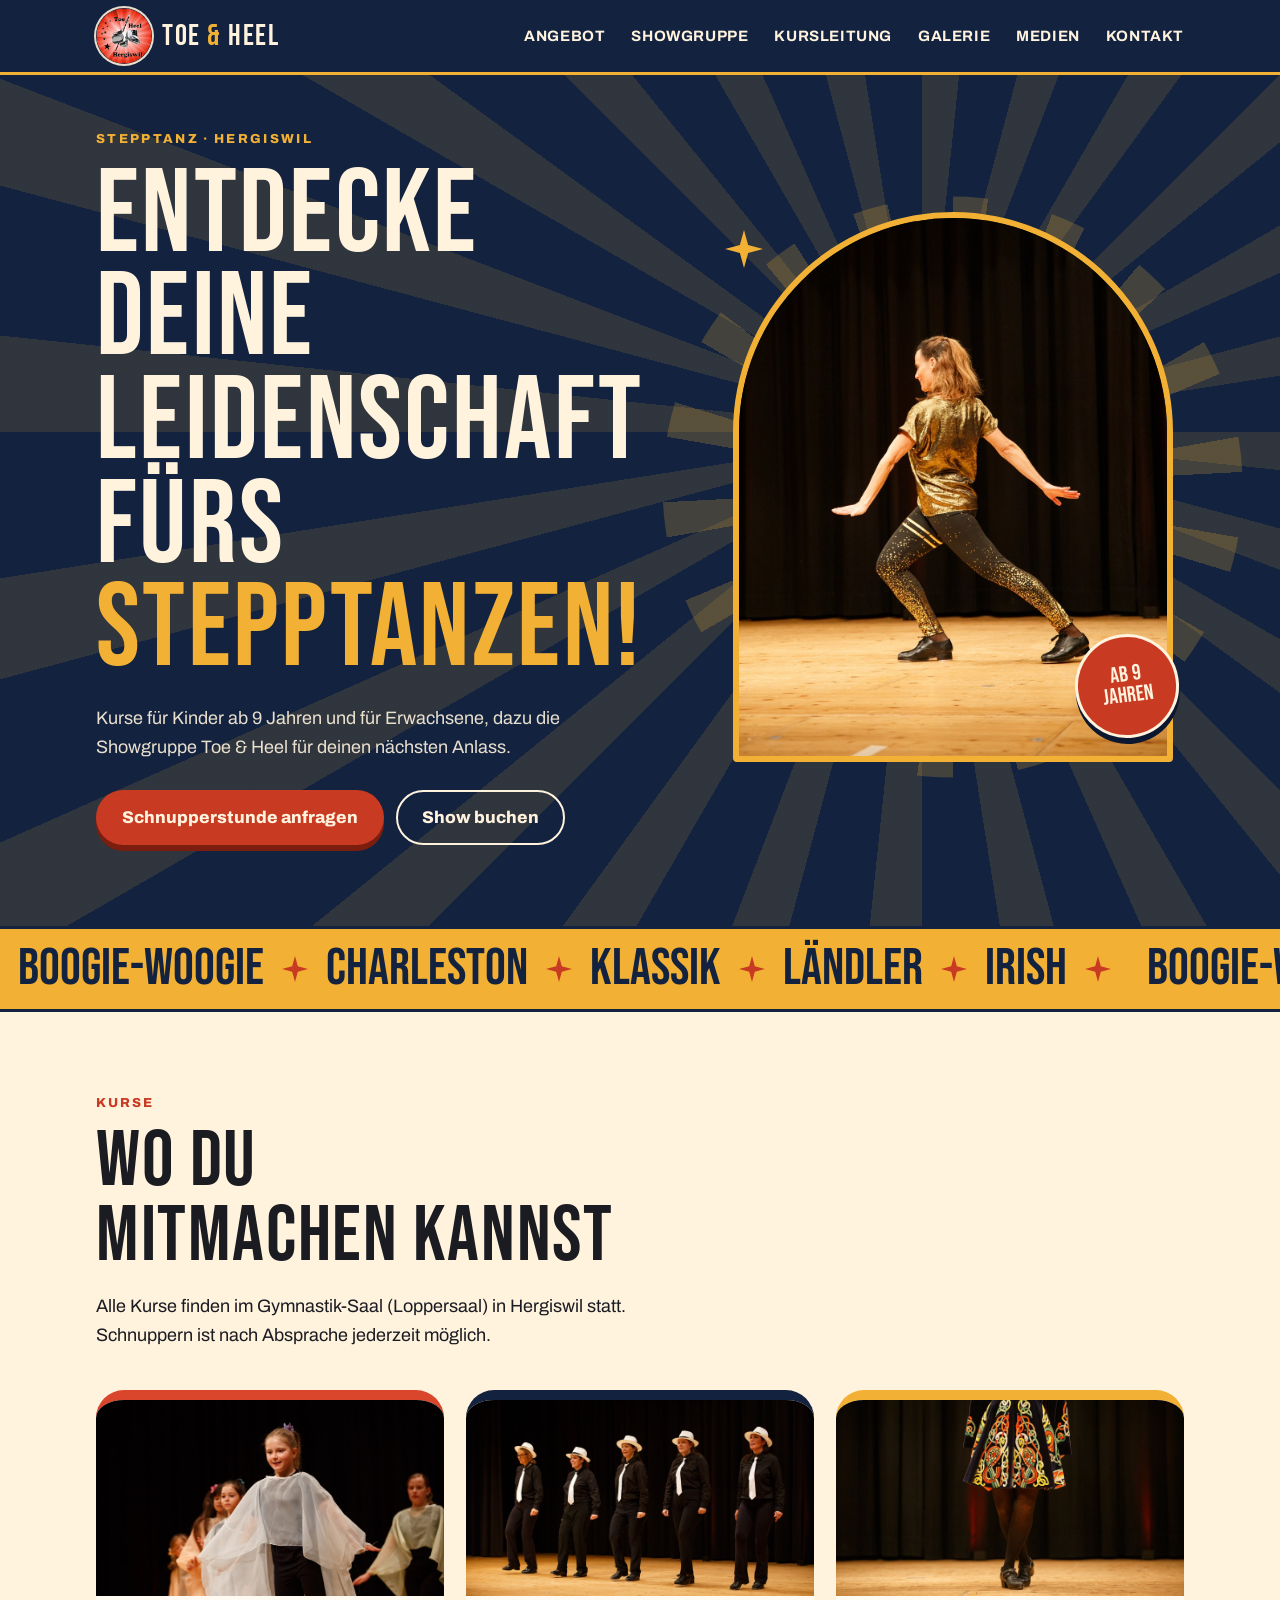
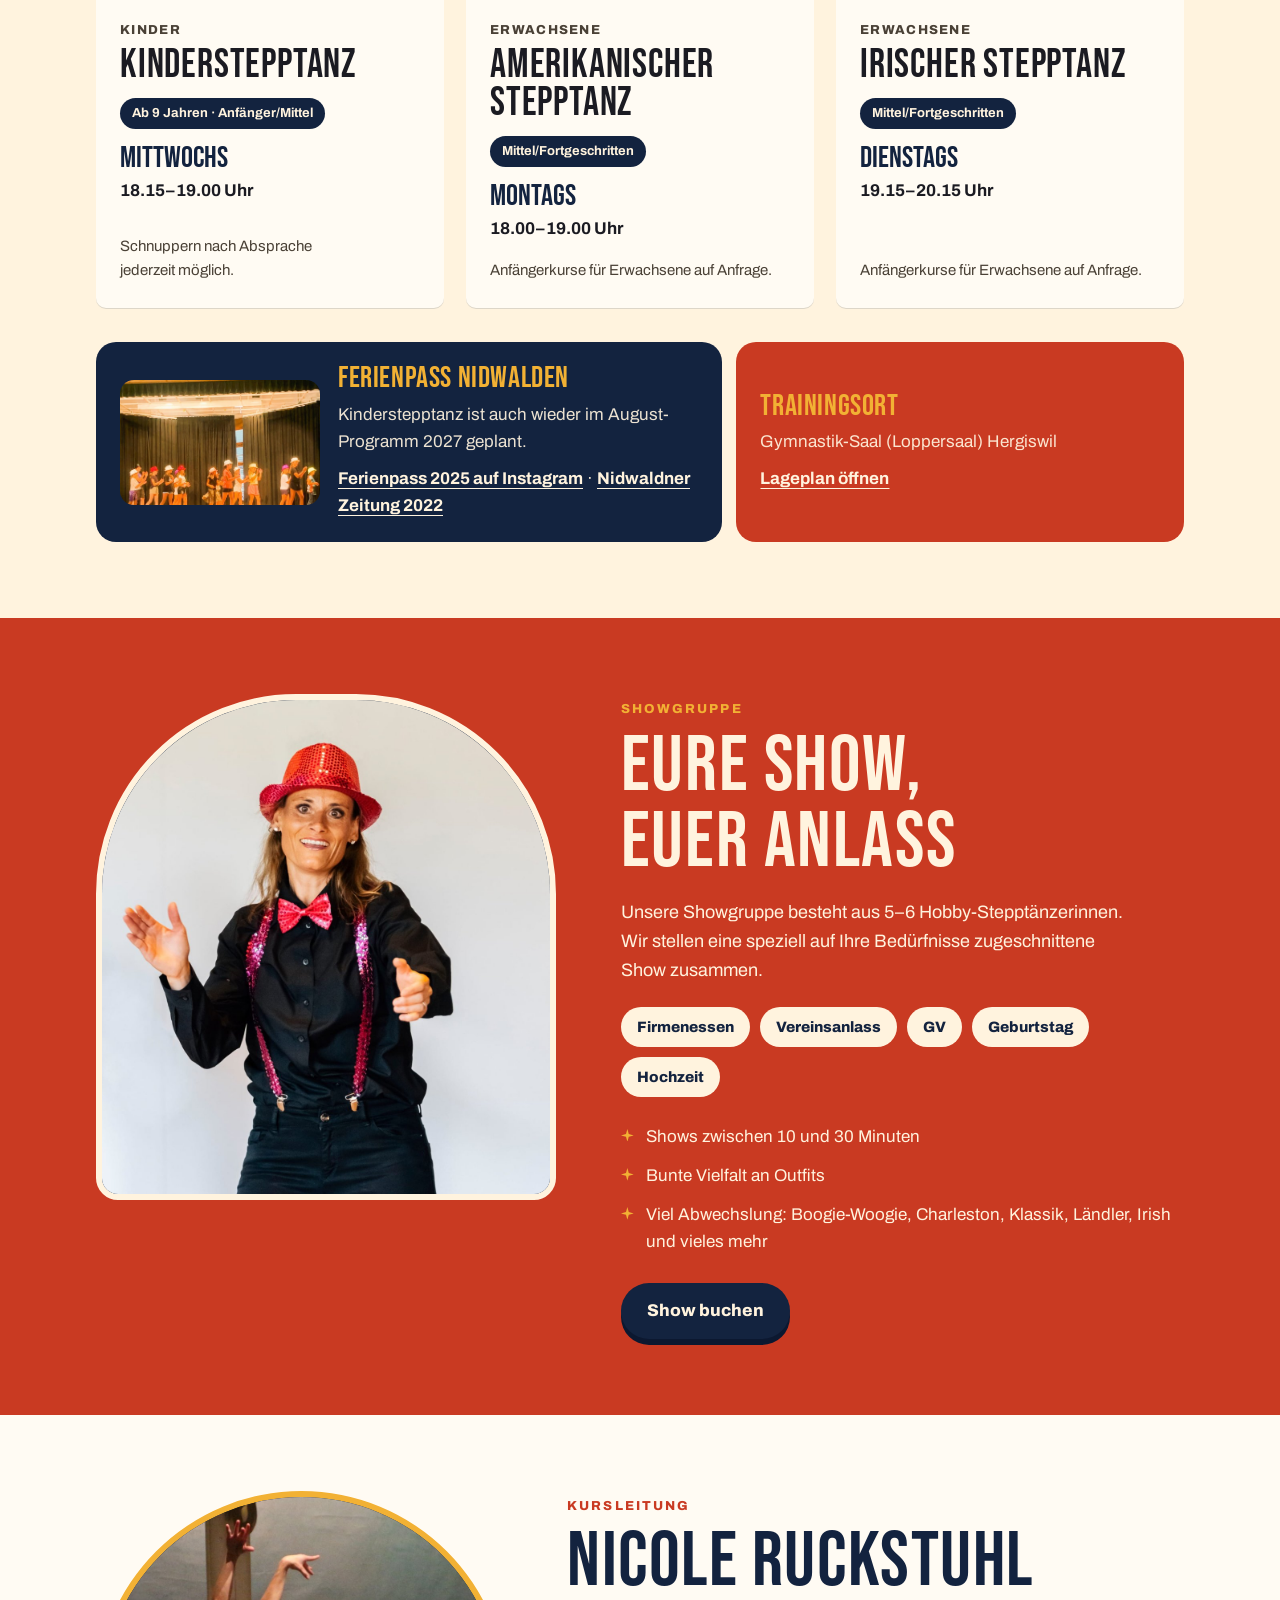
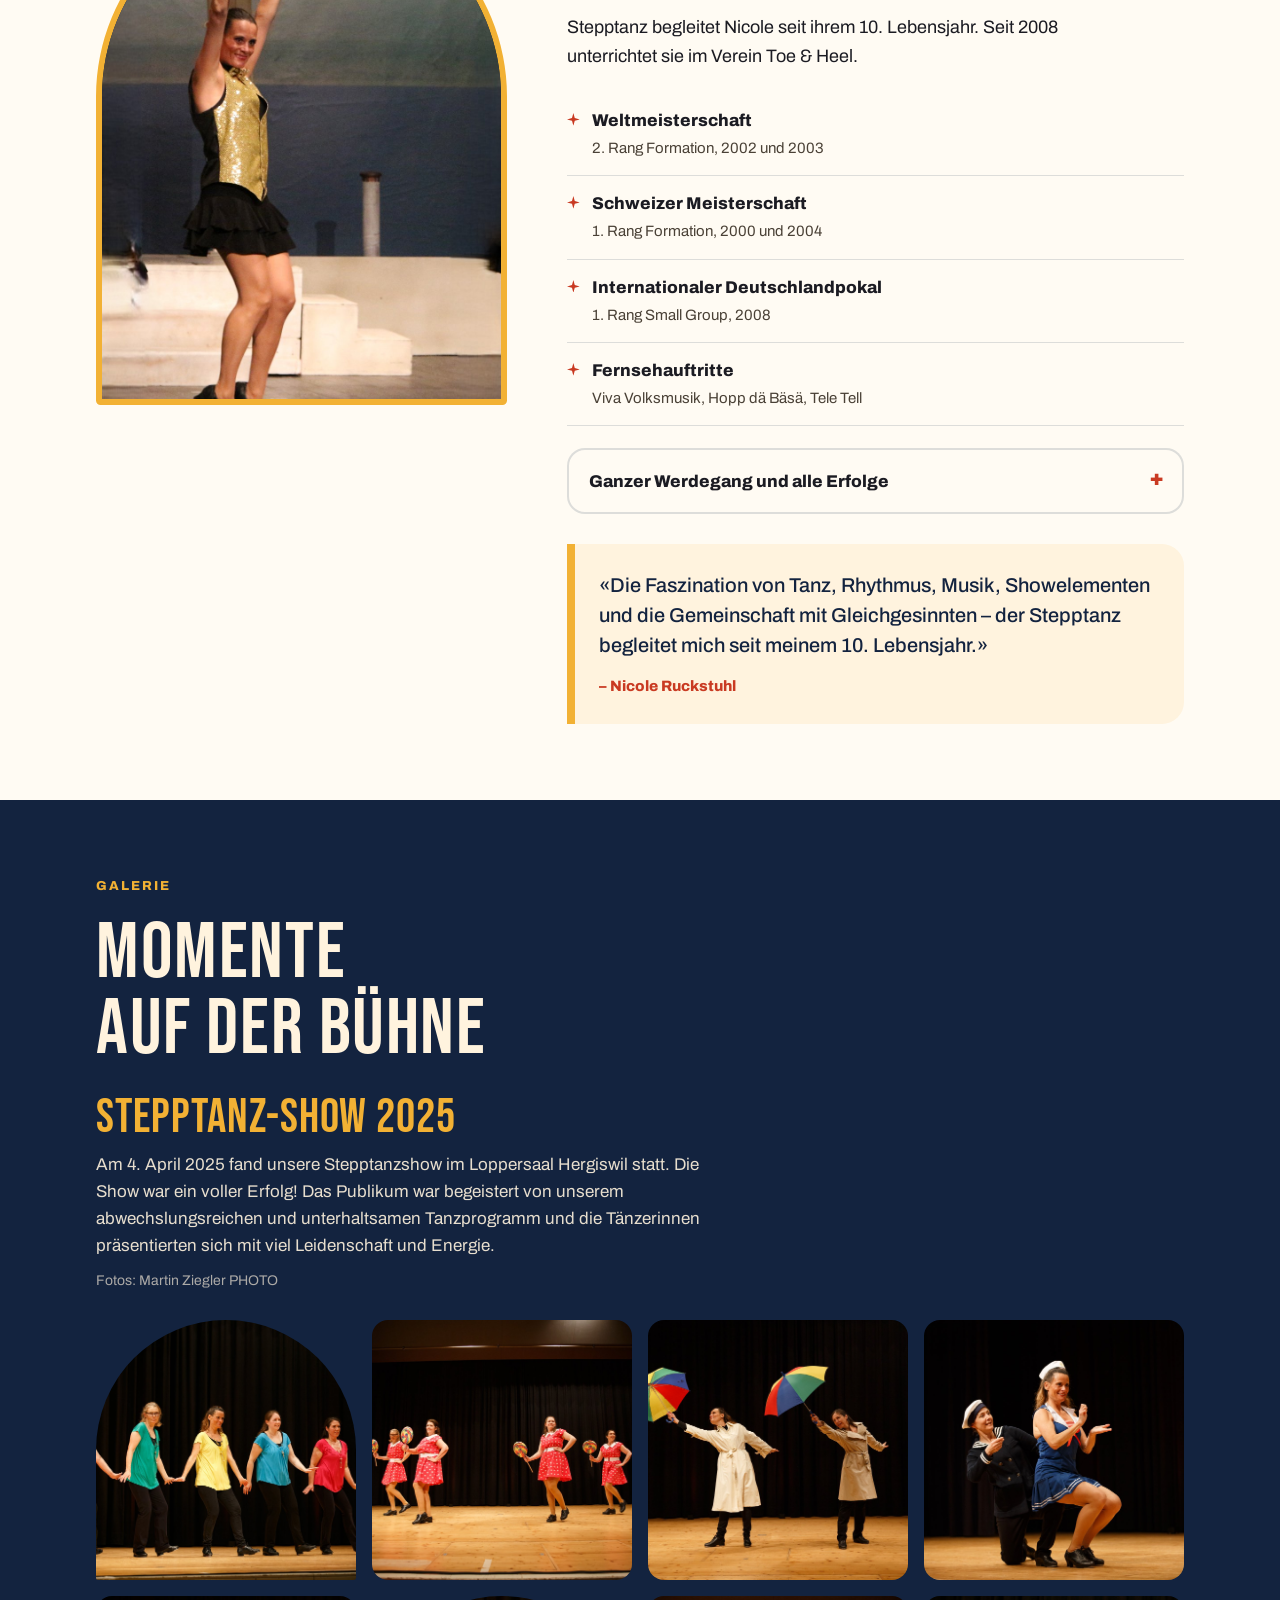
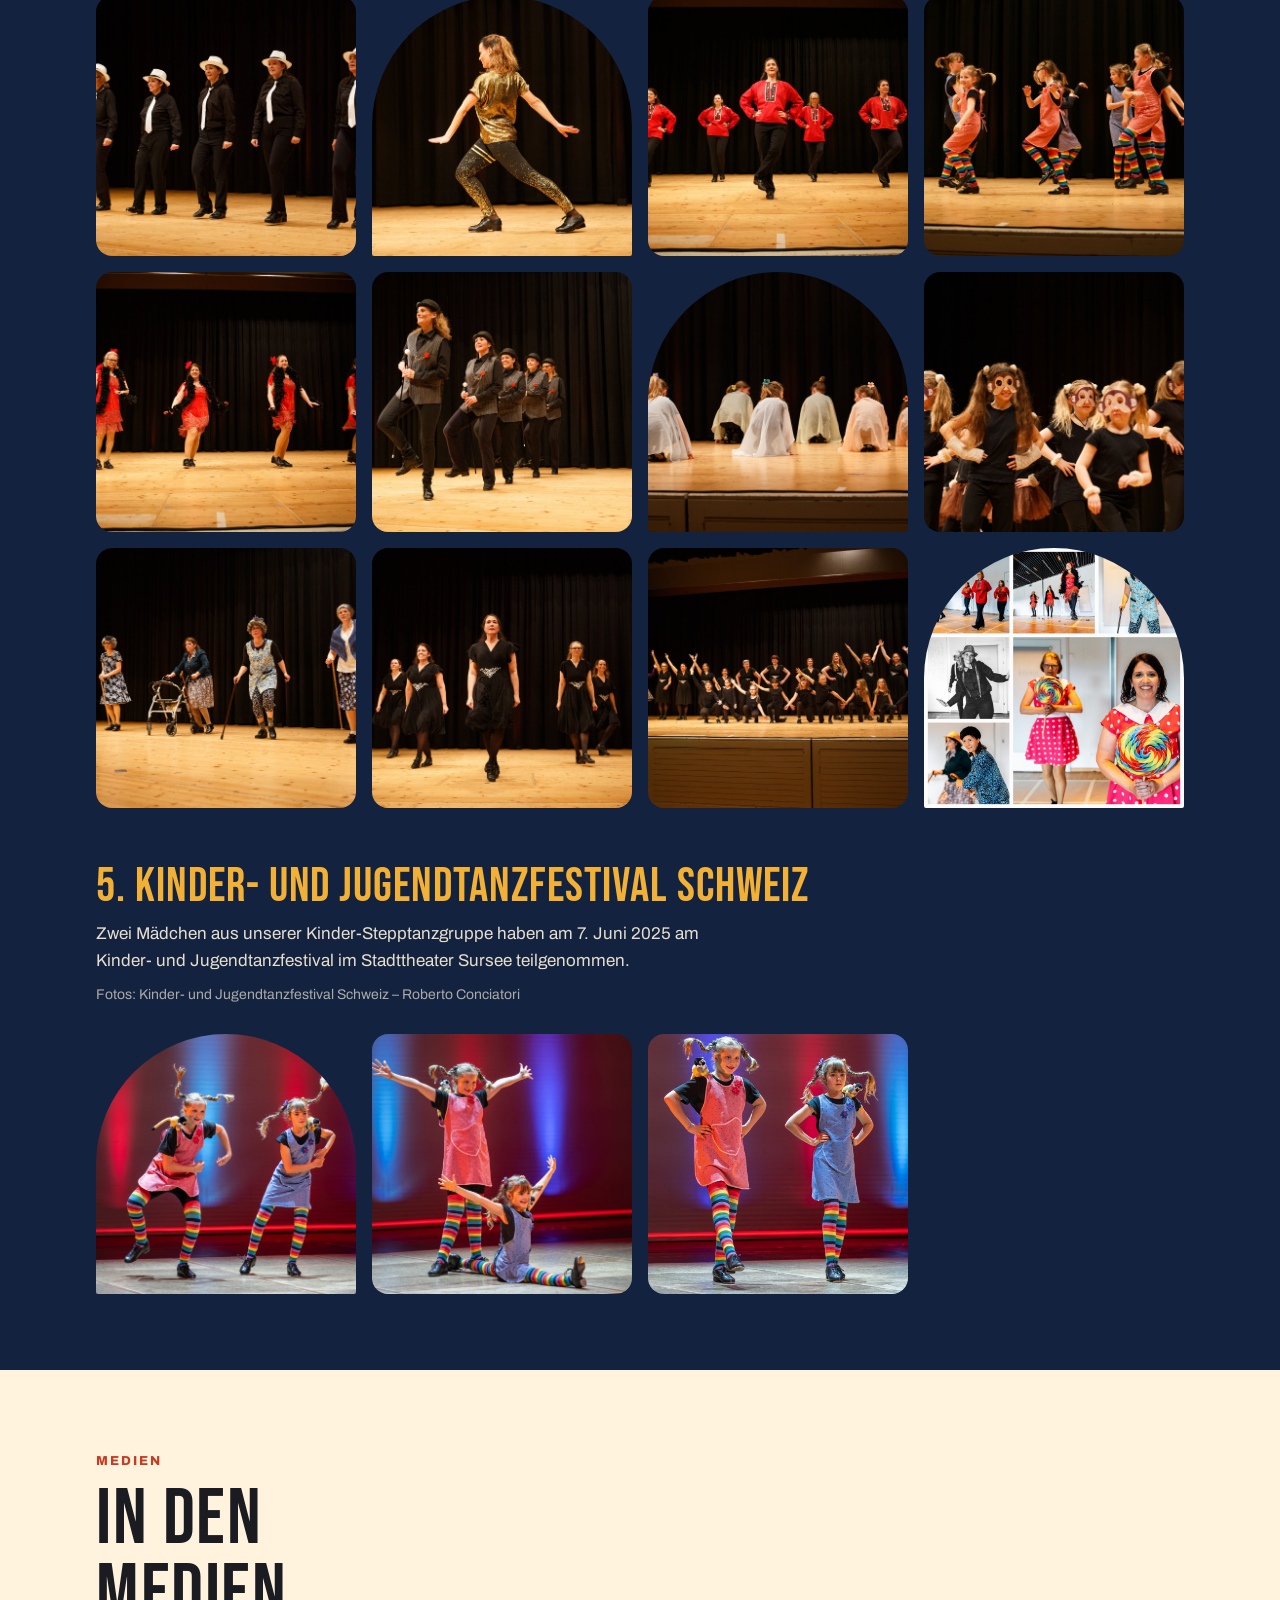
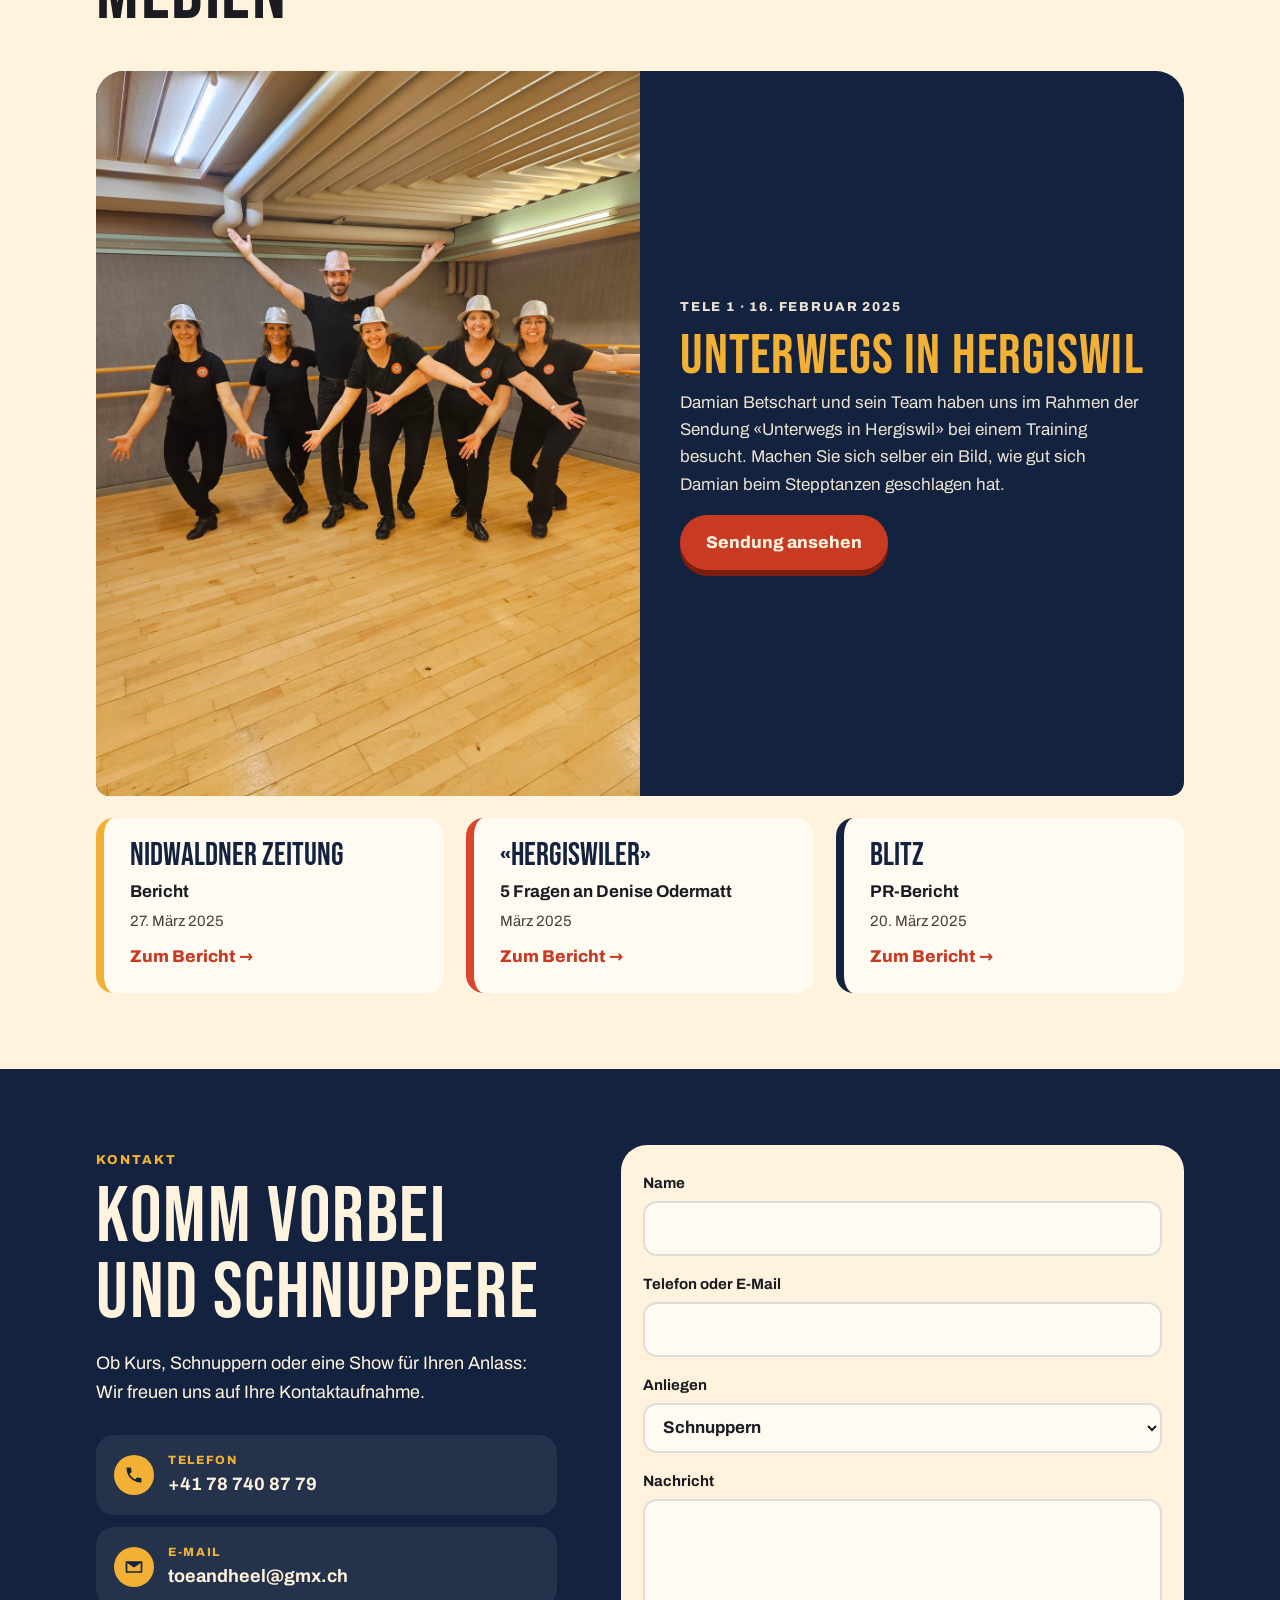
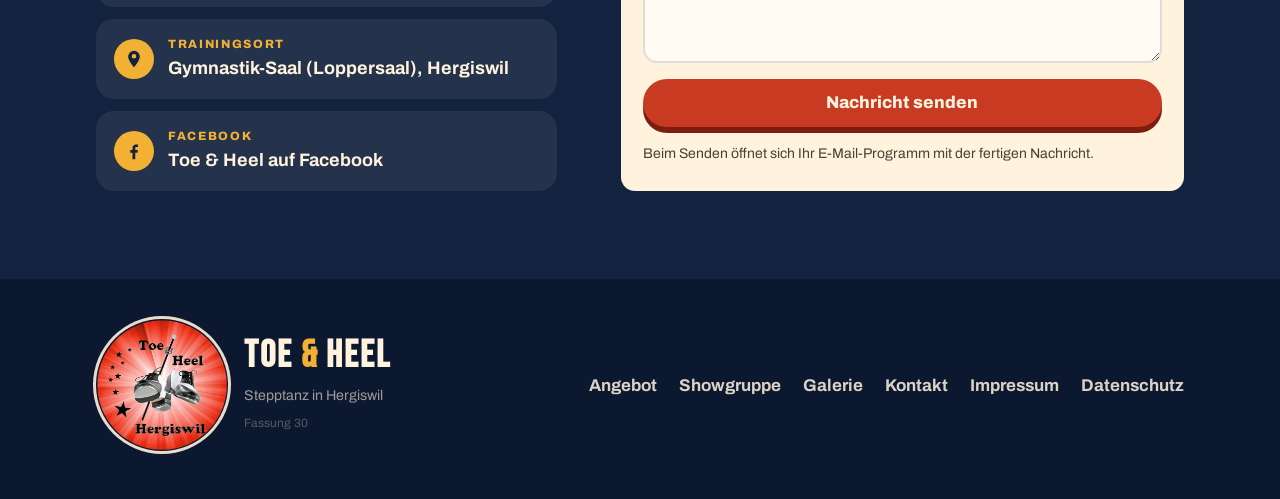
<file: index.html>
<!doctype html>
<html lang="de-CH">
<head>
<meta charset="utf-8">
<meta name="viewport" content="width=device-width, initial-scale=1">
<title>Toe &amp; Heel – Stepptanz in Hergiswil</title>
<meta name="description" content="Stepptanz in Hergiswil NW: Kurse für Kinder ab 9 Jahren und für Erwachsene (amerikanisch und irisch) sowie die Showgruppe Toe &amp; Heel für Ihren Anlass.">
<meta name="theme-color" content="#13233F">
<meta property="og:title" content="Toe &amp; Heel – Stepptanz in Hergiswil">
<meta property="og:description" content="Kurse für Kinder und Erwachsene, Showgruppe für jeden Anlass.">
<meta property="og:image" content="https://www.toeandheel.ch/bilder/b25.jpg">
<meta property="og:type" content="website">
<link rel="icon" type="image/png" href="bilder/logo-64.png">
<link rel="apple-touch-icon" href="bilder/logo-192.png">
<link rel="preload" href="schrift/bebas-neue.woff2" as="font" type="font/woff2" crossorigin>
<script>document.documentElement.classList.add('js');</script>
<link rel="stylesheet" href="styles.css?v=30">
<script>
/* Testphase: zeigt das Gerät eine ältere Fassung als der Server, lädt die Seite einmal frisch nach */
(function(){var hier=30;try{fetch('version.json?'+Date.now(),{cache:'no-store'}).then(function(r){return r.json()}).then(function(d){
if(d.version>hier&&!/[?&]neu=/.test(location.search)){location.replace(location.pathname+'?neu='+d.version+location.hash)}}).catch(function(){})}catch(e){}})();
</script>
</head>
<body>
<a class="skip" href="#angebot">Zum Inhalt springen</a>

<svg width="0" height="0" style="position:absolute" aria-hidden="true">
  <symbol id="star" viewBox="0 0 24 24"><path d="M12 0 L14.6 9.4 L24 12 L14.6 14.6 L12 24 L9.4 14.6 L0 12 L9.4 9.4 Z"/></symbol>
</svg>

<header class="site-head">
  <input type="checkbox" id="nav-check" class="nav-check" aria-label="Menü öffnen">
  <div class="wrap bar">
    <a class="logo" translate="no" href="#top"><img class="logo-mark" src="bilder/logo-192.png" alt="" width="56" height="56"><span class="logo-text">Toe <span>&amp;</span> Heel</span></a>
    <label for="nav-check" class="burger" aria-label="Menü"><i></i><i></i><i></i></label>
    <nav class="main" aria-label="Hauptmenü">
      <ul>
        <li><a href="#angebot">Angebot</a></li>
        <li><a href="#showgruppe">Showgruppe</a></li>
        <li><a href="#kursleitung">Kursleitung</a></li>
        <li><a href="#galerie">Galerie</a></li>
        <li><a href="#medien">Medien</a></li>
        <li><a href="#kontakt">Kontakt</a></li>
      </ul>
    </nav>
  </div>
</header>

<main id="top">

  <section class="hero" aria-labelledby="hero-title">
    <div class="wrap hero-grid">
      <div>
        <p class="eyebrow">Stepptanz · Hergiswil</p>
        <h1 id="hero-title">Entdecke deine Leidenschaft fürs <span class="hl">Stepptanzen!</span></h1>
        <p class="lead">Kurse für Kinder ab 9 Jahren und für Erwachsene, dazu die Showgruppe Toe &amp; Heel für deinen nächsten Anlass.</p>
        <div class="hero-actions">
          <a class="btn btn-primary" href="#kontakt" data-anliegen="schnuppern">Schnupperstunde anfragen</a>
          <a class="btn btn-ghost" href="#kontakt" data-anliegen="show">Show buchen</a>
        </div>
      </div>
      <div class="hero-visual">
        <div class="sun" aria-hidden="true"></div>
        <div class="arch">
          <img src="bilder/b19.jpg" alt="Stepptänzerin von Toe &amp; Heel auf der Bühne" fetchpriority="high" width="1066" height="1600">
        </div>
        <svg class="hero-star star" aria-hidden="true"><use href="#star"/></svg>
        <div class="badge" aria-hidden="true">Ab 9<br>Jahren</div>
      </div>
    </div>
  </section>

  <div class="marquee" aria-label="Musikstile: Boogie-Woogie, Charleston, Klassik, Ländler, Irish">
    <div class="track" aria-hidden="true">
      <div class="group"><span>Boogie-Woogie <svg class="star"><use href="#star"/></svg> Charleston <svg class="star"><use href="#star"/></svg> Klassik <svg class="star"><use href="#star"/></svg> Ländler <svg class="star"><use href="#star"/></svg> Irish <svg class="star"><use href="#star"/></svg></span></div>
      <div class="group"><span>Boogie-Woogie <svg class="star"><use href="#star"/></svg> Charleston <svg class="star"><use href="#star"/></svg> Klassik <svg class="star"><use href="#star"/></svg> Ländler <svg class="star"><use href="#star"/></svg> Irish <svg class="star"><use href="#star"/></svg></span></div>
    </div>
  </div>

  <section class="angebot" id="angebot" aria-labelledby="angebot-title">
    <div class="wrap">
      <span class="kicker reveal">Kurse</span>
      <h2 class="sec-title reveal" id="angebot-title">Wo du<br>mitmachen kannst</h2>
      <p class="lead reveal">Alle Kurse finden im Gymnastik-Saal (Loppersaal) in Hergiswil statt. Schnuppern ist nach Absprache jederzeit möglich.</p>

      <div class="cards">
        <article class="course reveal" style="--c:var(--tomato)">
          <div class="pic"><img src="bilder/b03.jpg" alt="Kinder der Stepptanzgruppe auf der Bühne" loading="lazy" width="1600" height="1066"></div>
          <div class="body">
            <p class="who">Kinder</p>
            <h3>Kinder­stepptanz</h3>
            <span class="chip">Ab 9 Jahren · Anfänger/Mittel</span>
            <p class="when">Mittwochs</p>
            <p class="time">18.15–19.00&nbsp;Uhr</p>
            <p class="note">Schnuppern nach Absprache jederzeit möglich.</p>
          </div>
        </article>

        <article class="course reveal" style="--c:var(--night)">
          <div class="pic"><img src="bilder/b24.jpg" alt="Stepptänzerinnen mit weissen Hüten und Krawatten" loading="lazy" width="1600" height="1066"></div>
          <div class="body">
            <p class="who">Erwachsene</p>
            <h3>Amerikanischer Stepptanz</h3>
            <span class="chip">Mittel/Fortgeschritten</span>
            <p class="when">Montags</p>
            <p class="time">18.00–19.00&nbsp;Uhr</p>
            <p class="note">Anfängerkurse für Erwachsene auf Anfrage.</p>
          </div>
        </article>

        <article class="course reveal" style="--c:var(--mustard)">
          <div class="pic"><img src="bilder/b12.jpg" alt="Tänzerin im irischen Tanzkleid" loading="lazy" width="1600" height="1066"></div>
          <div class="body">
            <p class="who">Erwachsene</p>
            <h3>Irischer Stepptanz</h3>
            <span class="chip">Mittel/Fortgeschritten</span>
            <p class="when">Dienstags</p>
            <p class="time">19.15–20.15&nbsp;Uhr</p>
            <p class="note">Anfängerkurse für Erwachsene auf Anfrage.</p>
          </div>
        </article>
      </div>

      <div class="info-row">
        <div class="info with-pic reveal">
          <div class="thumb"><img src="bilder/b02.jpg" alt="Kinder beim Ferienpass Nidwalden auf der Bühne" loading="lazy" width="858" height="858"></div>
          <div>
            <h3>Ferienpass Nidwalden</h3>
            <p>Kinderstepptanz ist auch wieder im August-Programm 2027 geplant.</p>
            <p><a href="https://www.instagram.com/p/DNa0UZsqsZz/" target="_blank" rel="noopener noreferrer">Ferienpass 2025 auf Instagram</a> · <a href="https://www.nidwaldnerzeitung.ch/zentralschweiz/nidwalden/video-der-ferienpass-nidwalden-besucht-das-dog-turnier-ld.2328941" target="_blank" rel="noopener noreferrer">Nidwaldner Zeitung 2022</a></p>
          </div>
        </div>
        <div class="info red reveal">
          <div>
            <h3>Trainingsort</h3>
            <p>Gymnastik-Saal (Loppersaal) Hergiswil</p>
            <p><a href="https://goo.gl/maps/7X8U7tuj1H1A2qbY9" target="_blank" rel="noopener noreferrer">Lageplan öffnen</a></p>
          </div>
        </div>
      </div>
    </div>
  </section>

  <section class="showgruppe" id="showgruppe" aria-labelledby="showgruppe-title">
    <div class="wrap split">
      <div class="reveal">
        <div class="arch">
          <img src="bilder/b04.jpg" alt="Stepptänzerin der Showgruppe mit rotem Glitzerhut und Fliege" loading="lazy" width="1116" height="1600">
        </div>
      </div>
      <div class="reveal">
        <span class="kicker">Showgruppe</span>
        <h2 class="sec-title" id="showgruppe-title">Eure Show,<br>euer Anlass</h2>
        <p class="lead">Unsere Showgruppe besteht aus 5–6 Hobby-Stepptänzerinnen. Wir stellen eine speziell auf Ihre Bedürfnisse zugeschnittene Show zusammen.</p>
        <ul class="occasions" aria-label="Anlässe">
          <li>Firmenessen</li>
          <li>Vereinsanlass</li>
          <li>GV</li>
          <li>Geburtstag</li>
          <li>Hochzeit</li>
        </ul>
        <ul class="facts">
          <li><svg class="star" aria-hidden="true"><use href="#star"/></svg><span>Shows zwischen 10 und 30 Minuten</span></li>
          <li><svg class="star" aria-hidden="true"><use href="#star"/></svg><span>Bunte Vielfalt an Outfits</span></li>
          <li><svg class="star" aria-hidden="true"><use href="#star"/></svg><span>Viel Abwechslung: Boogie-Woogie, Charleston, Klassik, Ländler, Irish und vieles mehr</span></li>
        </ul>
        <a class="btn btn-dark" href="#kontakt" data-anliegen="show">Show buchen</a>
      </div>
    </div>
  </section>

  <section class="kursleitung" id="kursleitung" aria-labelledby="kurs-title">
    <div class="wrap teacher">
      <div class="reveal">
        <div class="arch">
          <img src="bilder/b10.jpg" alt="Nicole Ruckstuhl beim Stepptanzen" loading="lazy" width="900" height="1600">
        </div>
      </div>
      <div class="txt reveal">
        <span class="kicker">Kursleitung</span>
        <h2 class="name" id="kurs-title">Nicole Ruckstuhl</h2>
        <p class="lead">Stepptanz begleitet Nicole seit ihrem 10. Lebensjahr. Seit 2008 unterrichtet sie im Verein Toe &amp; Heel.</p>
        <ul class="career">
          <li><svg class="star" aria-hidden="true"><use href="#star"/></svg><div><strong>Weltmeisterschaft</strong><small>2. Rang Formation, 2002 und 2003</small></div></li>
          <li><svg class="star" aria-hidden="true"><use href="#star"/></svg><div><strong>Schweizer Meisterschaft</strong><small>1. Rang Formation, 2000 und 2004</small></div></li>
          <li><svg class="star" aria-hidden="true"><use href="#star"/></svg><div><strong>Internationaler Deutschlandpokal</strong><small>1. Rang Small Group, 2008</small></div></li>
          <li><svg class="star" aria-hidden="true"><use href="#star"/></svg><div><strong>Fernsehauftritte</strong><small>Viva Volksmusik, Hopp dä Bäsä, Tele Tell</small></div></li>
        </ul>

        <details class="cv">
          <summary>Ganzer Werdegang und alle Erfolge</summary>
          <div class="cv-body">
            <h3>Mein tänzerischer Werdegang</h3>
            <dl>
              <dt>1990–1996</dt><dd>Stepp- und Ballettunterricht bei Robert Philippe Christen, Hergiswil</dd>
              <dt>1996–1997</dt><dd>Unterricht bei Fabrice Martin (Planet Dance), Lausanne</dd>
              <dt>1996–2001</dt><dd>Teilnahme an diversen «Irish-» sowie «American Tapdance»-Workshops</dd>
              <dt>2000</dt><dd>3 Monate Irlandaufenthalt mit Unterricht im Irish Dancing</dd>
              <dt>2001–2002</dt><dd>Unterricht bei Fabrice Martin (Planet Dance), Lausanne</dd>
              <dt>2003–2008</dt><dd>Unterricht bei Absolut Tap, Bern</dd>
              <dt>2008–2018</dt><dd>Showteam Flying Taps, Root</dd>
              <dt>2008–heute</dt><dd>Stepptanzlehrerin im Verein Toe &amp; Heel, Hergiswil</dd>
              <dt>2023–heute</dt><dd>Shuffle Dance Unterricht bei Dance Place, Sursee</dd>
            </dl>
            <h3>Schweizer Meisterschaft</h3>
            <dl>
              <dt>2000</dt><dd>1. Rang – Plauscher / Fun Formation Quickstep, Hergiswil</dd>
              <dt>2002</dt><dd>5. Rang – Elite Solo Damen</dd>
              <dt>2004</dt><dd>1. Rang – Formation absolutTAP, Bern</dd>
              <dt>2004</dt><dd>5. Rang – Small Group absolutTAP, Bern</dd>
              <dt>2006</dt><dd>2. Rang – Formation absolutTAP, Bern</dd>
            </dl>
            <h3>Internationaler Deutschlandpokal</h3>
            <dl>
              <dt>2008</dt><dd>1. Rang – Small Group Flying Taps, Root</dd>
            </dl>
            <h3>Weltmeisterschaft</h3>
            <dl>
              <dt>2002</dt><dd>2. Rang – Formation Planet Dance Martin, Lausanne</dd>
              <dt>2003</dt><dd>2. Rang – Formation absolutTAP, Bern</dd>
              <dt>2006</dt><dd>4. Rang – Formation absolutTAP, Bern</dd>
            </dl>
            <h3>Fernseh-Auftritte mit Flying Taps, Root</h3>
            <p>Viva Volksmusik · Hopp dä Bäsä · Tele Tell</p>
          </div>
        </details>

        <blockquote class="quote">
          <p>«Die Faszination von Tanz, Rhythmus, Musik, Showelementen und die Gemeinschaft mit Gleichgesinnten – der Stepptanz begleitet mich seit meinem 10. Lebensjahr.»</p>
          <cite>– Nicole Ruckstuhl</cite>
        </blockquote>
      </div>
    </div>
  </section>

  <section class="galerie" id="galerie" aria-labelledby="galerie-title">
    <div class="wrap">
      <div class="gallery-intro reveal">
        <span class="kicker">Galerie</span>
        <h2 class="sec-title" id="galerie-title">Momente<br>auf der Bühne</h2>
        <h3>Stepptanz-Show 2025</h3>
        <p>Am 4. April 2025 fand unsere Stepptanzshow im Loppersaal Hergiswil statt. Die Show war ein voller Erfolg! Das Publikum war begeistert von unserem abwechslungsreichen und unterhaltsamen Tanzprogramm und die Tänzerinnen präsentierten sich mit viel Leidenschaft und Energie.</p>
        <p class="credit">Fotos: Martin Ziegler PHOTO</p>
      </div>
      <ul class="gallery" data-gallery>
        <li><button type="button" data-full="bilder/b25.jpg"><img src="bilder/b25.jpg" alt="Stepptanz-Show 2025: fünf Tänzerinnen in bunten Blusen" loading="lazy" width="1600" height="1066"></button></li>
        <li><button type="button" data-full="bilder/b14.jpg"><img src="bilder/b14.jpg" alt="Stepptanz-Show 2025: Tänzerinnen in roten Tupfenkleidern" loading="lazy" width="1600" height="1066"></button></li>
        <li><button type="button" data-full="bilder/b21.jpg"><img src="bilder/b21.jpg" alt="Stepptanz-Show 2025: Tanz mit bunten Regenschirmen" loading="lazy" width="1600" height="1066"></button></li>
        <li><button type="button" data-full="bilder/b15.jpg"><img src="bilder/b15.jpg" alt="Stepptanz-Show 2025: Duo im Matrosen-Look" loading="lazy" width="1600" height="1066"></button></li>
        <li><button type="button" data-full="bilder/b24.jpg"><img src="bilder/b24.jpg" alt="Stepptanz-Show 2025: Tänzerinnen mit weissen Hüten" loading="lazy" width="1600" height="1066"></button></li>
        <li><button type="button" data-full="bilder/b19.jpg"><img src="bilder/b19.jpg" alt="Stepptanz-Show 2025: Solotänzerin in Gold" loading="lazy" width="1066" height="1600"></button></li>
        <li><button type="button" data-full="bilder/b20.jpg"><img src="bilder/b20.jpg" alt="Stepptanz-Show 2025: Gruppe in roten Blusen" loading="lazy" width="1600" height="1066"></button></li>
        <li><button type="button" data-full="bilder/b16.jpg"><img src="bilder/b16.jpg" alt="Stepptanz-Show 2025: Kindergruppe in bunten Kostümen" loading="lazy" width="1600" height="1066"></button></li>
        <li><button type="button" data-full="bilder/b17.jpg"><img src="bilder/b17.jpg" alt="Stepptanz-Show 2025: Tänzerinnen im Charleston-Stil" loading="lazy" width="1600" height="1066"></button></li>
        <li><button type="button" data-full="bilder/b22.jpg"><img src="bilder/b22.jpg" alt="Stepptanz-Show 2025: Gruppe mit Hüten und Westen" loading="lazy" width="1600" height="1066"></button></li>
        <li><button type="button" data-full="bilder/b18.jpg"><img src="bilder/b18.jpg" alt="Stepptanz-Show 2025: Kinder in weissen Umhängen" loading="lazy" width="1600" height="1066"></button></li>
        <li><button type="button" data-full="bilder/b23.jpg"><img src="bilder/b23.jpg" alt="Stepptanz-Show 2025: Kindergruppe in Schwarz" loading="lazy" width="1600" height="1066"></button></li>
        <li><button type="button" data-full="bilder/b26.jpg"><img src="bilder/b26.jpg" alt="Stepptanz-Show 2025: humorvolle Nummer mit Rollator" loading="lazy" width="1600" height="1066"></button></li>
        <li><button type="button" data-full="bilder/b27.jpg"><img src="bilder/b27.jpg" alt="Stepptanz-Show 2025: Gruppe in schwarzen Kleidern" loading="lazy" width="1600" height="1066"></button></li>
        <li><button type="button" data-full="bilder/b07.jpg"><img src="bilder/b07.jpg" alt="Alle Tänzerinnen gemeinsam auf der Bühne" loading="lazy" width="1600" height="1066"></button></li>
        <li><button type="button" data-full="bilder/b05.jpg"><img src="bilder/b05.jpg" alt="Die Showgruppe in verschiedenen Kostümen" loading="lazy" width="1600" height="1600"></button></li>
      </ul>

      <div class="gallery-intro reveal">
        <h3>5. Kinder- und Jugendtanzfestival Schweiz</h3>
        <p>Zwei Mädchen aus unserer Kinder-Stepptanzgruppe haben am 7. Juni 2025 am Kinder- und Jugendtanzfestival im Stadttheater Sursee teilgenommen.</p>
        <p class="credit">Fotos: Kinder- und Jugendtanzfestival Schweiz – Roberto Conciatori</p>
      </div>
      <ul class="gallery" data-gallery>
        <li><button type="button" data-full="bilder/b28.jpg"><img src="bilder/b28.jpg" alt="Zwei Mädchen tanzen am Kinder- und Jugendtanzfestival" loading="lazy" width="1600" height="1066"></button></li>
        <li><button type="button" data-full="bilder/b29.jpg"><img src="bilder/b29.jpg" alt="Schlusspose am Kinder- und Jugendtanzfestival" loading="lazy" width="1600" height="1066"></button></li>
        <li><button type="button" data-full="bilder/b30.jpg"><img src="bilder/b30.jpg" alt="Auftritt im Stadttheater Sursee" loading="lazy" width="1600" height="900"></button></li>
      </ul>
    </div>
  </section>

  <section class="medien" id="medien" aria-labelledby="medien-title">
    <div class="wrap">
      <span class="kicker reveal">Medien</span>
      <h2 class="sec-title reveal" id="medien-title">In den<br>Medien</h2>

      <article class="feature reveal">
        <div class="pic"><img src="bilder/b06.jpg" alt="Training mit dem Team von Tele 1 im Gymnastik-Saal" loading="lazy" width="1200" height="1600"></div>
        <div class="body">
          <p class="date">Tele 1 · 16. Februar 2025</p>
          <h3>Unterwegs in Hergiswil</h3>
          <p>Damian Betschart und sein Team haben uns im Rahmen der Sendung «Unterwegs in Hergiswil» bei einem Training besucht. Machen Sie sich selber ein Bild, wie gut sich Damian beim Stepptanzen geschlagen hat.</p>
          <a class="btn btn-primary" href="https://www.tele1.ch/unterwegs/unterwegs-in-hergiswil-159736079" target="_blank" rel="noopener noreferrer">Sendung ansehen</a>
        </div>
      </article>

      <div class="press">
        <a class="reveal" href="medien/nidwaldner-zeitung-2025-03-27.pdf" target="_blank" rel="noopener">
          <p class="outlet">Nidwaldner Zeitung</p>
          <p class="title">Bericht</p>
          <p class="date">27. März 2025</p>
          <p class="go">Zum Bericht →</p>
        </a>
        <a class="reveal" href="medien/hergiswiler-2025-03.pdf" target="_blank" rel="noopener">
          <p class="outlet">«Hergiswiler»</p>
          <p class="title">5 Fragen an Denise Odermatt</p>
          <p class="date">März 2025</p>
          <p class="go">Zum Bericht →</p>
        </a>
        <a class="reveal" href="medien/blitz-2025-03-20.jpg" target="_blank" rel="noopener">
          <p class="outlet">Blitz</p>
          <p class="title">PR-Bericht</p>
          <p class="date">20. März 2025</p>
          <p class="go">Zum Bericht →</p>
        </a>
      </div>
    </div>
  </section>

  <section class="kontakt" id="kontakt" aria-labelledby="kontakt-title">
    <div class="wrap contact">
      <div class="reveal">
        <span class="kicker">Kontakt</span>
        <h2 class="sec-title" id="kontakt-title">Komm vorbei<br>und schnuppere</h2>
        <p class="lead">Ob Kurs, Schnuppern oder eine Show für Ihren Anlass: Wir freuen uns auf Ihre Kontaktaufnahme.</p>
        <ul class="contact-list">
          <li>
            <a href="tel:+41787408779">
              <span class="ico" aria-hidden="true"><svg viewBox="0 0 24 24"><path d="M6.6 10.8a15.1 15.1 0 0 0 6.6 6.6l2.2-2.2a1 1 0 0 1 1-.25 11.4 11.4 0 0 0 3.6.57 1 1 0 0 1 1 1V20a1 1 0 0 1-1 1A17 17 0 0 1 3 4a1 1 0 0 1 1-1h3.5a1 1 0 0 1 1 1c0 1.25.2 2.45.57 3.57a1 1 0 0 1-.25 1z"/></svg></span>
              <span><span class="lbl">Telefon</span>+41&nbsp;78&nbsp;740&nbsp;87&nbsp;79</span>
            </a>
          </li>
          <li>
            <a href="mailto:toeandheel@gmx.ch">
              <span class="ico" aria-hidden="true"><svg viewBox="0 0 24 24"><path d="M3 5h18a1 1 0 0 1 1 1v12a1 1 0 0 1-1 1H3a1 1 0 0 1-1-1V6a1 1 0 0 1 1-1zm1 2.2V17h16V7.2l-8 5.3z"/></svg></span>
              <span><span class="lbl">E-Mail</span>toeandheel@gmx.ch</span>
            </a>
          </li>
          <li>
            <a href="https://goo.gl/maps/7X8U7tuj1H1A2qbY9" target="_blank" rel="noopener noreferrer">
              <span class="ico" aria-hidden="true"><svg viewBox="0 0 24 24"><path d="M12 2a7 7 0 0 0-7 7c0 5.2 7 13 7 13s7-7.8 7-13a7 7 0 0 0-7-7zm0 9.500A2.500 2.500 0 1 1 12 6a2.500 2.500 0 0 1 0 5.500z"/></svg></span>
              <span><span class="lbl">Trainingsort</span>Gymnastik-Saal (Loppersaal), Hergiswil</span>
            </a>
          </li>
          <li>
            <a href="https://www.facebook.com/profile.php?id=100092729950741" target="_blank" rel="noopener noreferrer">
              <span class="ico" aria-hidden="true"><svg viewBox="0 0 24 24"><path d="M13.500 22v-8h2.700l.4-3.200h-3.100V8.800c0-.9.300-1.600 1.600-1.600h1.700V4.300c-.3 0-1.300-.1-2.500-.1-2.500 0-4.100 1.500-4.100 4.200v2.400H7.500V14h2.700v8z"/></svg></span>
              <span><span class="lbl">Facebook</span>Toe &amp; Heel auf Facebook</span>
            </a>
          </li>
        </ul>
      </div>

      <form class="kform reveal" id="kontakt-form">
        <label>Name
          <input type="text" name="Name" autocomplete="name" required>
        </label>
        <label>Telefon oder E-Mail
          <input type="text" name="Erreichbar unter" autocomplete="email" spellcheck="false" autocapitalize="off" required>
        </label>
        <label>Anliegen
          <select name="Anliegen" id="anliegen">
            <option value="Schnuppern">Schnuppern</option>
            <option value="Kurs">Kurs</option>
            <option value="Show buchen">Show buchen</option>
          </select>
        </label>
        <label>Nachricht
          <textarea name="Nachricht" rows="5"></textarea>
        </label>
        <button class="btn btn-primary" type="submit">Nachricht senden</button>
        <p class="hint">Beim Senden öffnet sich Ihr E-Mail-Programm mit der fertigen Nachricht.</p>
      </form>
    </div>
  </section>

</main>

<footer>
  <div class="wrap row">
    <div class="brand">
      <img src="bilder/logo.png" alt="Logo Toe &amp; Heel Hergiswil" loading="lazy" width="132" height="132">
      <div>
        <a class="logo" translate="no" href="#top">Toe <span>&amp;</span> Heel</a>
        <p style="margin:6px 0 0"><small>Stepptanz in Hergiswil</small><small class="stand">Fassung 30</small></p>
      </div>
    </div>
    <ul>
      <li><a href="#angebot">Angebot</a></li>
      <li><a href="#showgruppe">Showgruppe</a></li>
      <li><a href="#galerie">Galerie</a></li>
      <li><a href="#kontakt">Kontakt</a></li>
      <li><a href="impressum.html">Impressum</a></li>
      <li><a href="datenschutz.html">Datenschutz</a></li>
    </ul>
  </div>
</footer>

<dialog class="lightbox" id="lightbox" aria-label="Bild in gross">
  <div class="lb-inner">
    <img id="lb-img" alt="">
    <button class="lb-btn lb-close" type="button" aria-label="Schliessen">×</button>
    <button class="lb-btn lb-prev" type="button" aria-label="Vorheriges Bild">‹</button>
    <button class="lb-btn lb-next" type="button" aria-label="Nächstes Bild">›</button>
    <p class="lb-count" id="lb-count"></p>
  </div>
</dialog>

<script src="script.js?v=30" defer></script>
</body>
</html>
</file>
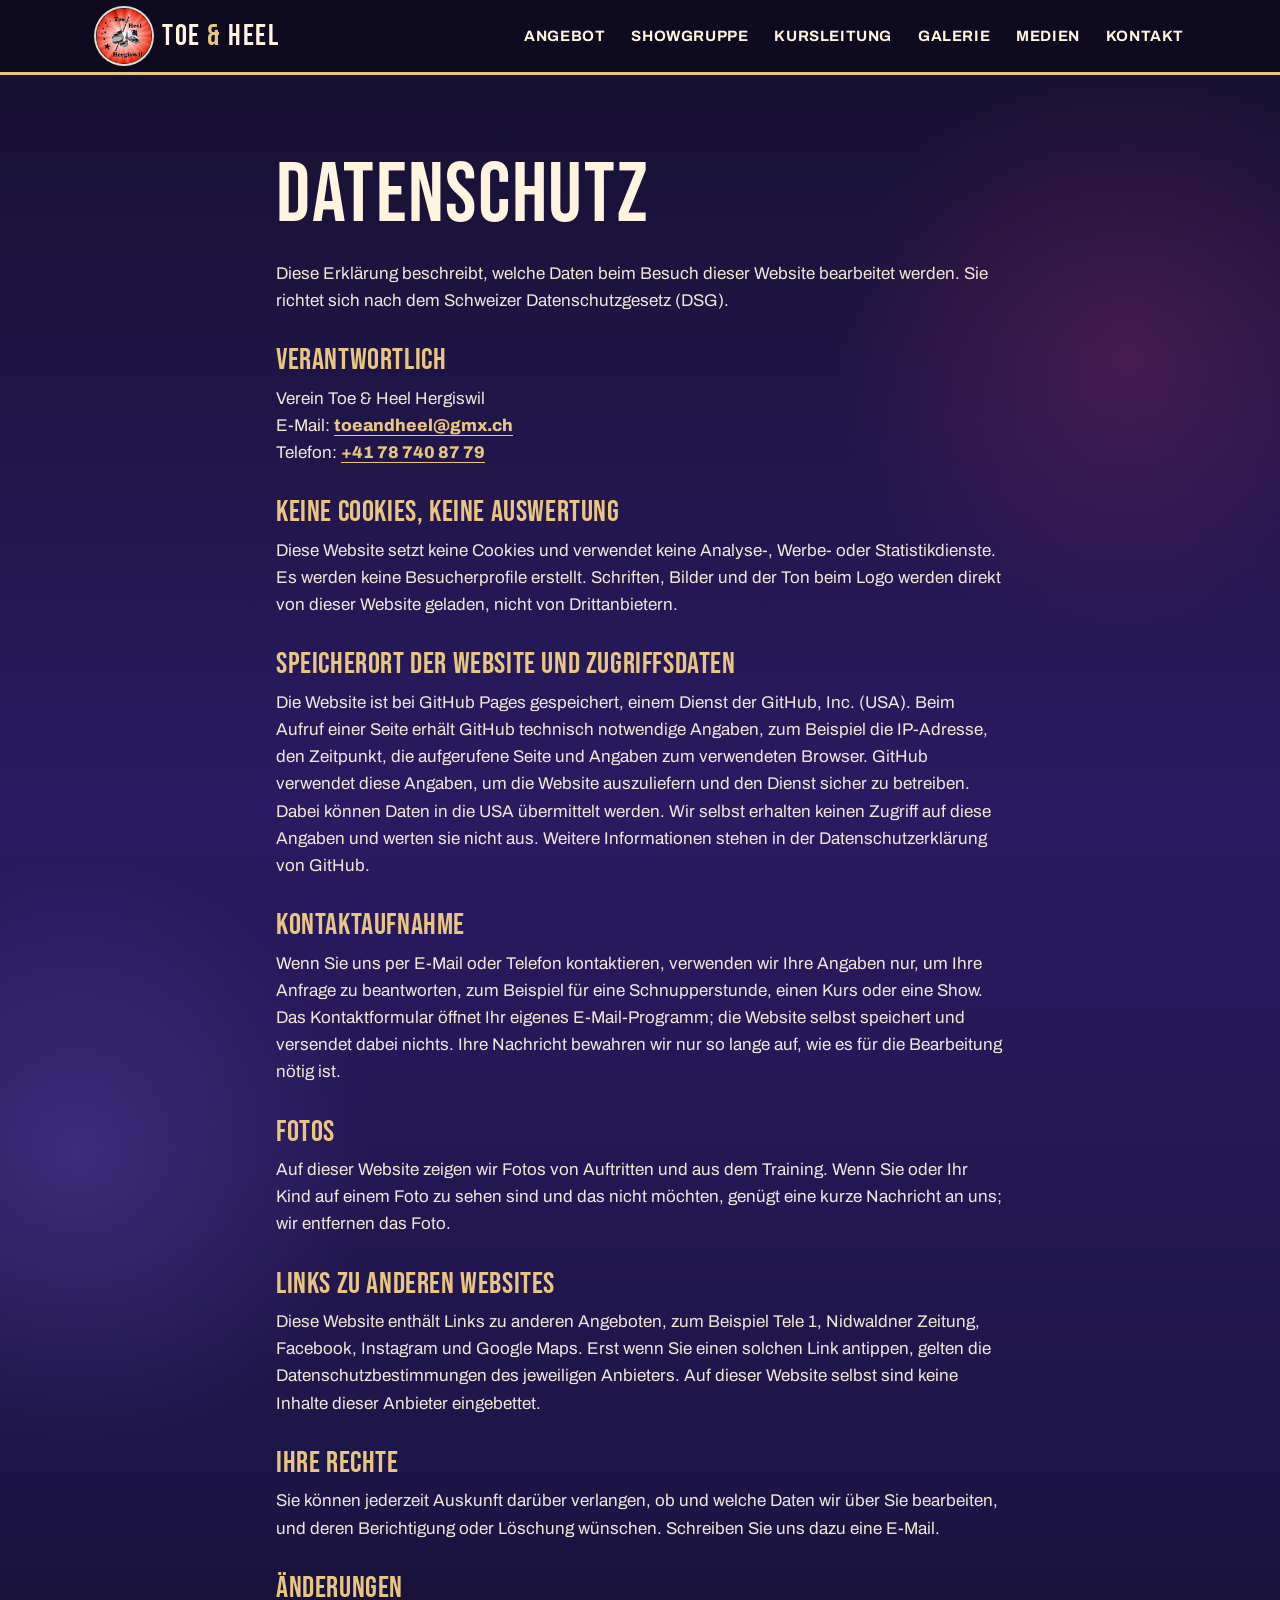
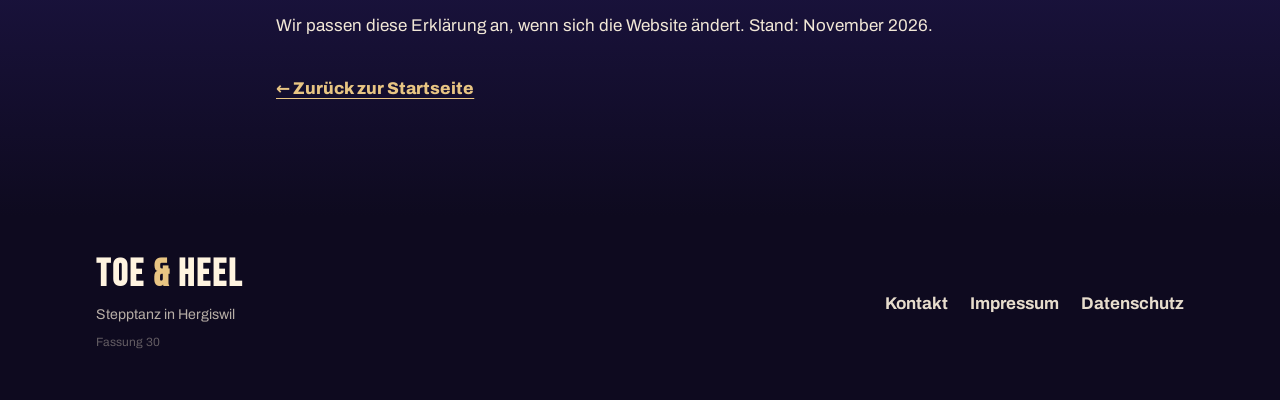
<file: buehne-datenschutz.html>
<!doctype html>
<html lang="de-CH">
<head>
<meta charset="utf-8">
<meta name="robots" content="noindex">
<meta name="viewport" content="width=device-width, initial-scale=1">
<title>Datenschutz – Toe &amp; Heel Hergiswil</title>
<meta name="theme-color" content="#13233F">
<link rel="icon" type="image/png" href="bilder/logo-64.png">
<link rel="apple-touch-icon" href="bilder/logo-192.png">
<link rel="stylesheet" href="buehne.css?v=30">
<script>
/* Testphase: zeigt das Gerät eine ältere Fassung als der Server, lädt die Seite einmal frisch nach */
(function(){var hier=30;try{fetch('version.json?'+Date.now(),{cache:'no-store'}).then(function(r){return r.json()}).then(function(d){
if(d.version>hier&&!/[?&]neu=/.test(location.search)){location.replace(location.pathname+'?neu='+d.version+location.hash)}}).catch(function(){})}catch(e){}})();
</script>
</head>
<body>
<header class="site-head">
  <input type="checkbox" id="nav-check" class="nav-check" aria-label="Menü öffnen">
  <div class="wrap bar">
    <a class="logo" translate="no" href="buehne.html"><img class="logo-mark" src="bilder/logo-192.png" alt="" width="56" height="56"><span class="logo-text">Toe <span>&amp;</span> Heel</span></a>
    <label for="nav-check" class="burger" aria-label="Menü"><i></i><i></i><i></i></label>
    <nav class="main" aria-label="Hauptmenü">
      <ul>
        <li><a href="buehne.html#angebot">Angebot</a></li>
        <li><a href="buehne.html#showgruppe">Showgruppe</a></li>
        <li><a href="buehne.html#kursleitung">Kursleitung</a></li>
        <li><a href="buehne.html#galerie">Galerie</a></li>
        <li><a href="buehne.html#medien">Medien</a></li>
        <li><a href="buehne.html#kontakt">Kontakt</a></li>
      </ul>
    </nav>
  </div>
</header>
<main class="page">
  <div class="wrap">
    <h1>Datenschutz</h1>
    <p>Diese Erklärung beschreibt, welche Daten beim Besuch dieser Website bearbeitet werden. Sie richtet sich nach dem Schweizer Datenschutzgesetz (DSG).</p>

    <h2>Verantwortlich</h2>
    <p>Verein Toe &amp; Heel Hergiswil<br>E-Mail: <a class="textlink" href="mailto:toeandheel@gmx.ch">toeandheel@gmx.ch</a><br>Telefon: <a class="textlink" href="tel:+41787408779">+41&nbsp;78&nbsp;740&nbsp;87&nbsp;79</a></p>

    <h2>Keine Cookies, keine Auswertung</h2>
    <p>Diese Website setzt keine Cookies und verwendet keine Analyse-, Werbe- oder Statistikdienste. Es werden keine Besucherprofile erstellt. Schriften, Bilder und der Ton beim Logo werden direkt von dieser Website geladen, nicht von Drittanbietern.</p>

    <h2>Speicherort der Website und Zugriffsdaten</h2>
    <p>Die Website ist bei GitHub Pages gespeichert, einem Dienst der GitHub, Inc. (USA). Beim Aufruf einer Seite erhält GitHub technisch notwendige Angaben, zum Beispiel die IP-Adresse, den Zeitpunkt, die aufgerufene Seite und Angaben zum verwendeten Browser. GitHub verwendet diese Angaben, um die Website auszuliefern und den Dienst sicher zu betreiben. Dabei können Daten in die USA übermittelt werden. Wir selbst erhalten keinen Zugriff auf diese Angaben und werten sie nicht aus. Weitere Informationen stehen in der Datenschutzerklärung von GitHub.</p>

    <h2>Kontaktaufnahme</h2>
    <p>Wenn Sie uns per E-Mail oder Telefon kontaktieren, verwenden wir Ihre Angaben nur, um Ihre Anfrage zu beantworten, zum Beispiel für eine Schnupperstunde, einen Kurs oder eine Show. Das Kontaktformular öffnet Ihr eigenes E-Mail-Programm; die Website selbst speichert und versendet dabei nichts. Ihre Nachricht bewahren wir nur so lange auf, wie es für die Bearbeitung nötig ist.</p>

    <h2>Fotos</h2>
    <p>Auf dieser Website zeigen wir Fotos von Auftritten und aus dem Training. Wenn Sie oder Ihr Kind auf einem Foto zu sehen sind und das nicht möchten, genügt eine kurze Nachricht an uns; wir entfernen das Foto.</p>

    <h2>Links zu anderen Websites</h2>
    <p>Diese Website enthält Links zu anderen Angeboten, zum Beispiel Tele 1, Nidwaldner Zeitung, Facebook, Instagram und Google Maps. Erst wenn Sie einen solchen Link antippen, gelten die Datenschutzbestimmungen des jeweiligen Anbieters. Auf dieser Website selbst sind keine Inhalte dieser Anbieter eingebettet.</p>

    <h2>Ihre Rechte</h2>
    <p>Sie können jederzeit Auskunft darüber verlangen, ob und welche Daten wir über Sie bearbeiten, und deren Berichtigung oder Löschung wünschen. Schreiben Sie uns dazu eine E-Mail.</p>

    <h2>Änderungen</h2>
    <p>Wir passen diese Erklärung an, wenn sich die Website ändert. Stand: November 2026.</p>
    <p style="margin-top:36px"><a class="textlink" href="buehne.html">← Zurück zur Startseite</a></p>
  </div>
</main>
<footer>
  <div class="wrap row">
    <div><a class="logo" translate="no" href="buehne.html">Toe <span>&amp;</span> Heel</a><p style="margin:6px 0 0"><small>Stepptanz in Hergiswil</small><small class="stand">Fassung 30</small></p></div>
    <ul>
      <li><a href="buehne.html#kontakt">Kontakt</a></li>
      <li><a href="buehne-impressum.html">Impressum</a></li>
      <li><a href="buehne-datenschutz.html">Datenschutz</a></li>
    </ul>
  </div>
</footer>
<script src="script.js?v=30" defer></script>
</body>
</html>
</file>
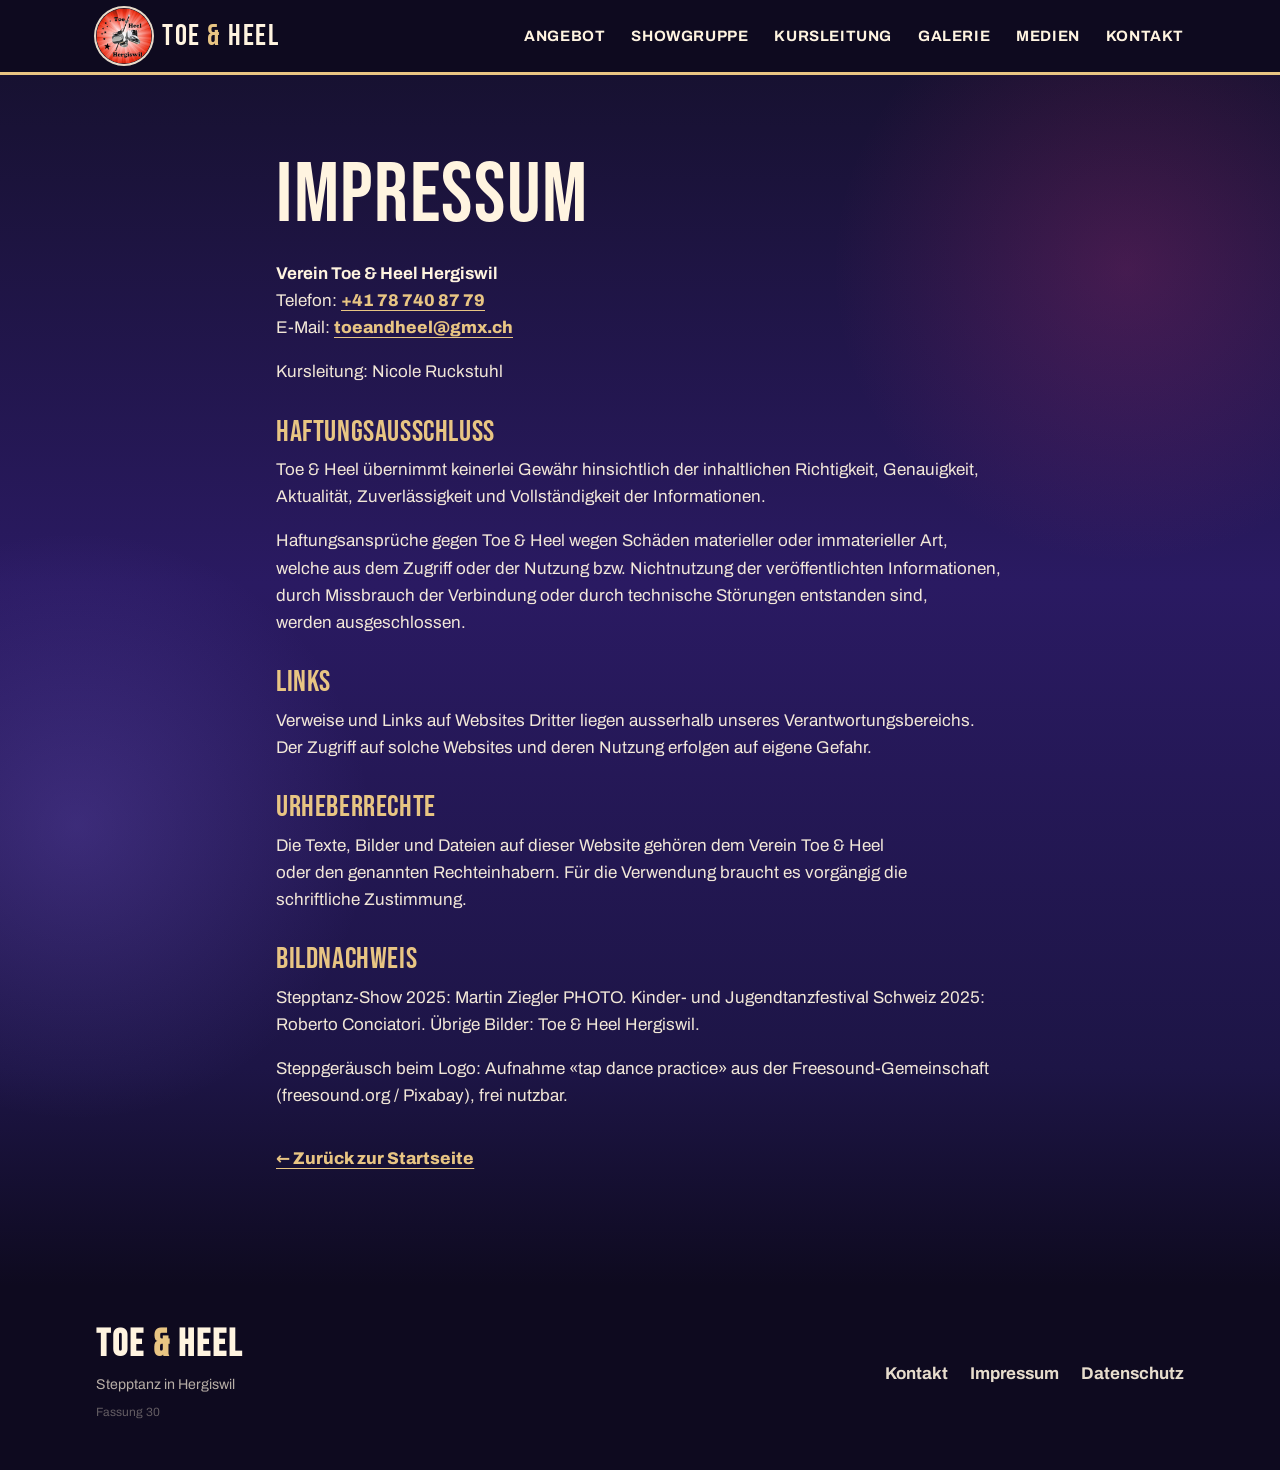
<file: buehne-impressum.html>
<!doctype html>
<html lang="de-CH">
<head>
<meta charset="utf-8">
<meta name="robots" content="noindex">
<meta name="viewport" content="width=device-width, initial-scale=1">
<title>Impressum – Toe &amp; Heel Hergiswil</title>
<meta name="theme-color" content="#13233F">
<link rel="icon" type="image/png" href="bilder/logo-64.png">
<link rel="apple-touch-icon" href="bilder/logo-192.png">
<link rel="stylesheet" href="buehne.css?v=30">
<script>
/* Testphase: zeigt das Gerät eine ältere Fassung als der Server, lädt die Seite einmal frisch nach */
(function(){var hier=30;try{fetch('version.json?'+Date.now(),{cache:'no-store'}).then(function(r){return r.json()}).then(function(d){
if(d.version>hier&&!/[?&]neu=/.test(location.search)){location.replace(location.pathname+'?neu='+d.version+location.hash)}}).catch(function(){})}catch(e){}})();
</script>
</head>
<body>
<header class="site-head">
  <input type="checkbox" id="nav-check" class="nav-check" aria-label="Menü öffnen">
  <div class="wrap bar">
    <a class="logo" translate="no" href="buehne.html"><img class="logo-mark" src="bilder/logo-192.png" alt="" width="56" height="56"><span class="logo-text">Toe <span>&amp;</span> Heel</span></a>
    <label for="nav-check" class="burger" aria-label="Menü"><i></i><i></i><i></i></label>
    <nav class="main" aria-label="Hauptmenü">
      <ul>
        <li><a href="buehne.html#angebot">Angebot</a></li>
        <li><a href="buehne.html#showgruppe">Showgruppe</a></li>
        <li><a href="buehne.html#kursleitung">Kursleitung</a></li>
        <li><a href="buehne.html#galerie">Galerie</a></li>
        <li><a href="buehne.html#medien">Medien</a></li>
        <li><a href="buehne.html#kontakt">Kontakt</a></li>
      </ul>
    </nav>
  </div>
</header>
<main class="page">
  <div class="wrap">
    <h1>Impressum</h1>
    <p><strong>Verein Toe &amp; Heel Hergiswil</strong><br>Telefon: <a class="textlink" href="tel:+41787408779">+41&nbsp;78&nbsp;740&nbsp;87&nbsp;79</a><br>E-Mail: <a class="textlink" href="mailto:toeandheel@gmx.ch">toeandheel@gmx.ch</a></p>
    <p>Kursleitung: Nicole Ruckstuhl</p>

    <h2>Haftungsausschluss</h2>
    <p>Toe &amp; Heel übernimmt keinerlei Gewähr hinsichtlich der inhaltlichen Richtigkeit, Genauigkeit, Aktualität, Zuverlässigkeit und Vollständigkeit der Informationen.</p>
    <p>Haftungsansprüche gegen Toe &amp; Heel wegen Schäden materieller oder immaterieller Art, welche aus dem Zugriff oder der Nutzung bzw. Nichtnutzung der veröffentlichten Informationen, durch Missbrauch der Verbindung oder durch technische Störungen entstanden sind, werden ausgeschlossen.</p>

    <h2>Links</h2>
    <p>Verweise und Links auf Websites Dritter liegen ausserhalb unseres Verantwortungsbereichs. Der Zugriff auf solche Websites und deren Nutzung erfolgen auf eigene Gefahr.</p>

    <h2>Urheberrechte</h2>
    <p>Die Texte, Bilder und Dateien auf dieser Website gehören dem Verein Toe &amp; Heel oder den genannten Rechteinhabern. Für die Verwendung braucht es vorgängig die schriftliche Zustimmung.</p>

    <h2>Bildnachweis</h2>
    <p>Stepptanz-Show 2025: Martin Ziegler PHOTO. Kinder- und Jugendtanzfestival Schweiz 2025: Roberto Conciatori. Übrige Bilder: Toe &amp; Heel Hergiswil.</p>
    <p>Steppgeräusch beim Logo: Aufnahme «tap dance practice» aus der Freesound-Gemeinschaft (freesound.org / Pixabay), frei nutzbar.</p>
    <p style="margin-top:36px"><a class="textlink" href="buehne.html">← Zurück zur Startseite</a></p>
  </div>
</main>
<footer>
  <div class="wrap row">
    <div><a class="logo" translate="no" href="buehne.html">Toe <span>&amp;</span> Heel</a><p style="margin:6px 0 0"><small>Stepptanz in Hergiswil</small><small class="stand">Fassung 30</small></p></div>
    <ul>
      <li><a href="buehne.html#kontakt">Kontakt</a></li>
      <li><a href="buehne-impressum.html">Impressum</a></li>
      <li><a href="buehne-datenschutz.html">Datenschutz</a></li>
    </ul>
  </div>
</footer>
<script src="script.js?v=30" defer></script>
</body>
</html>
</file>
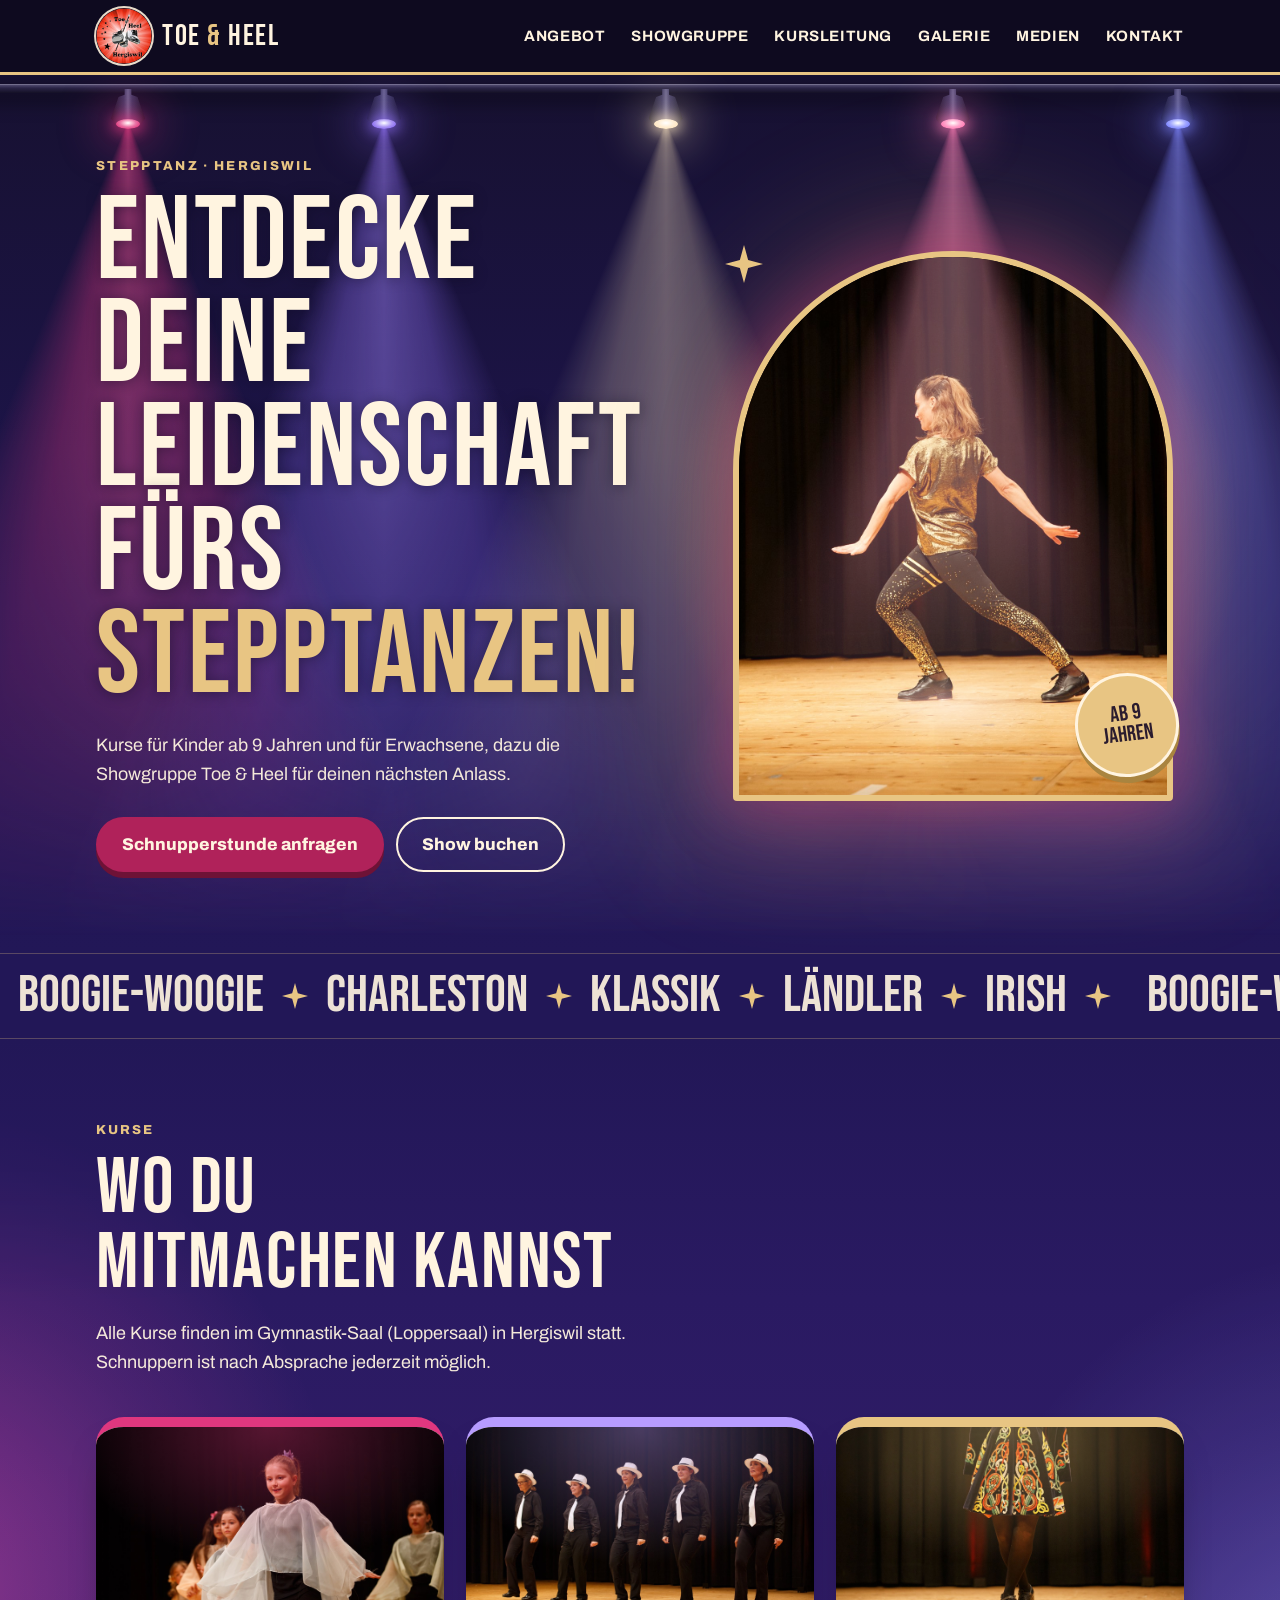
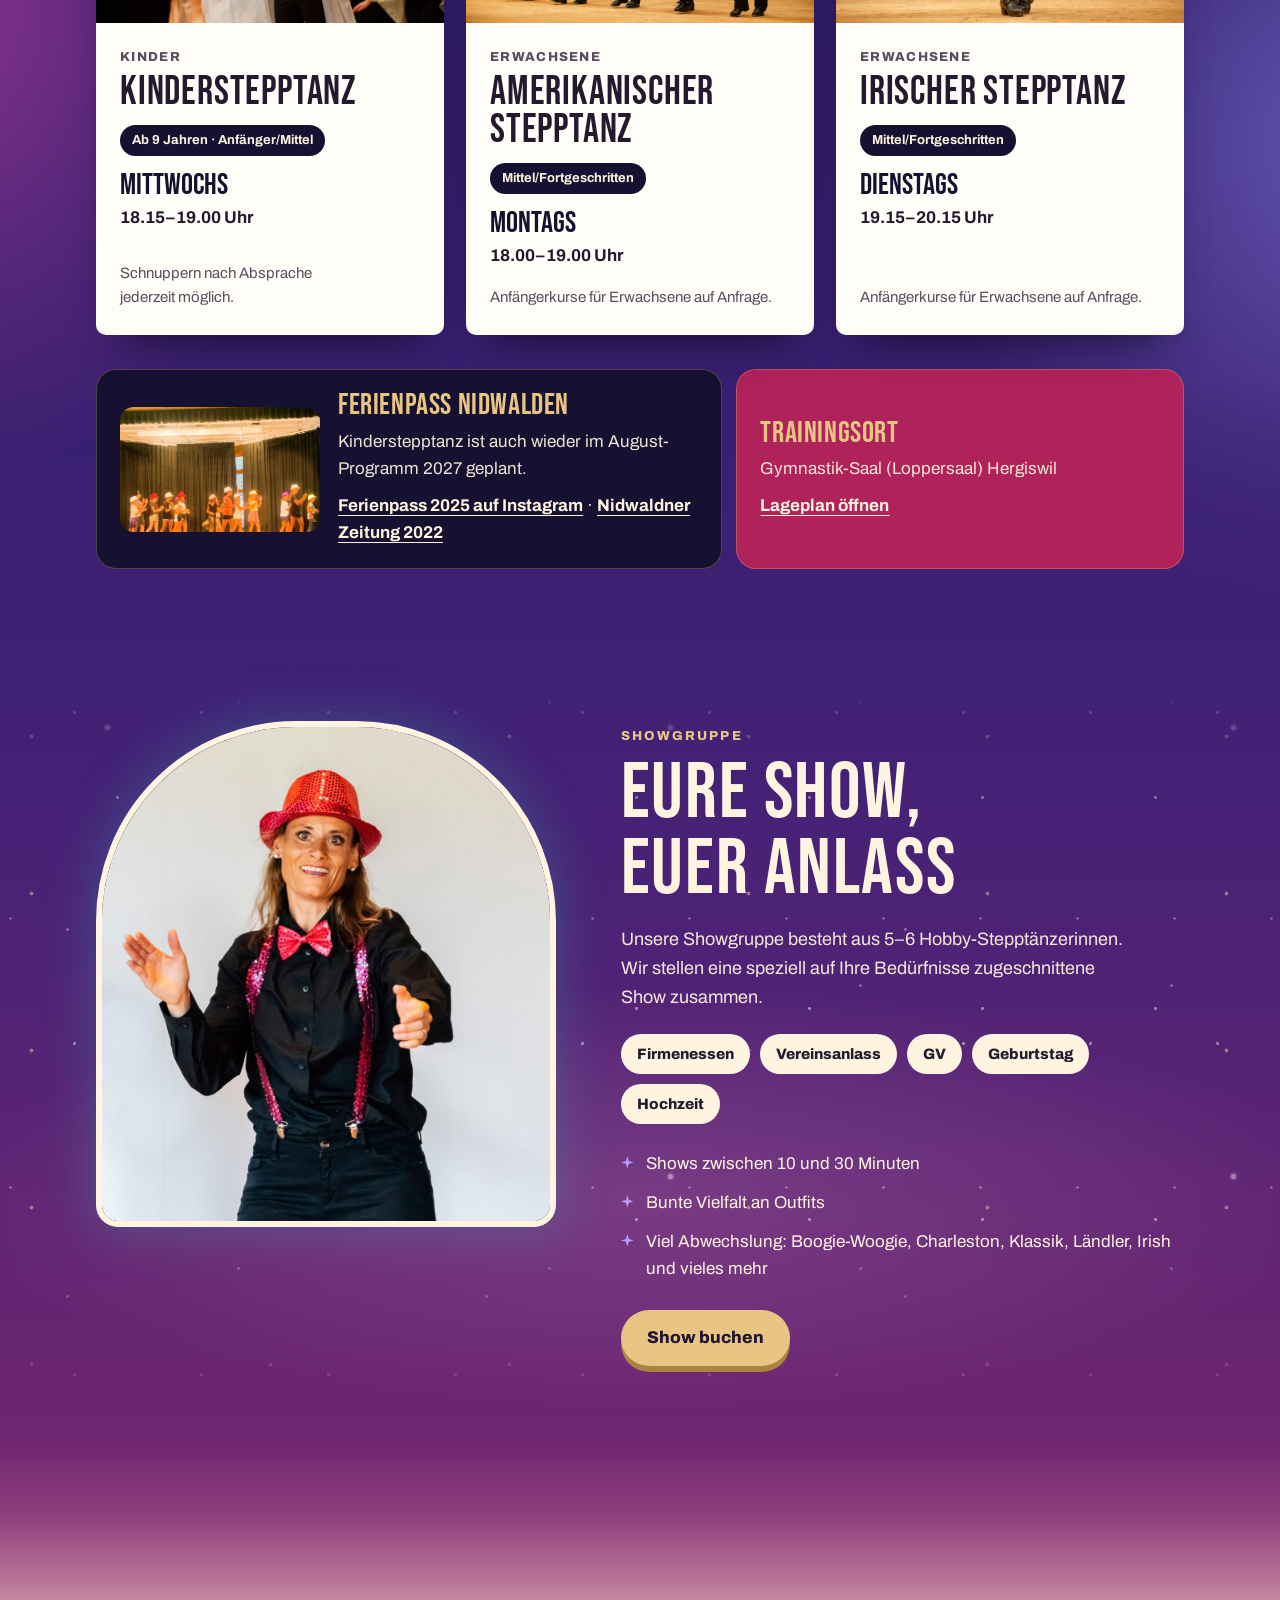
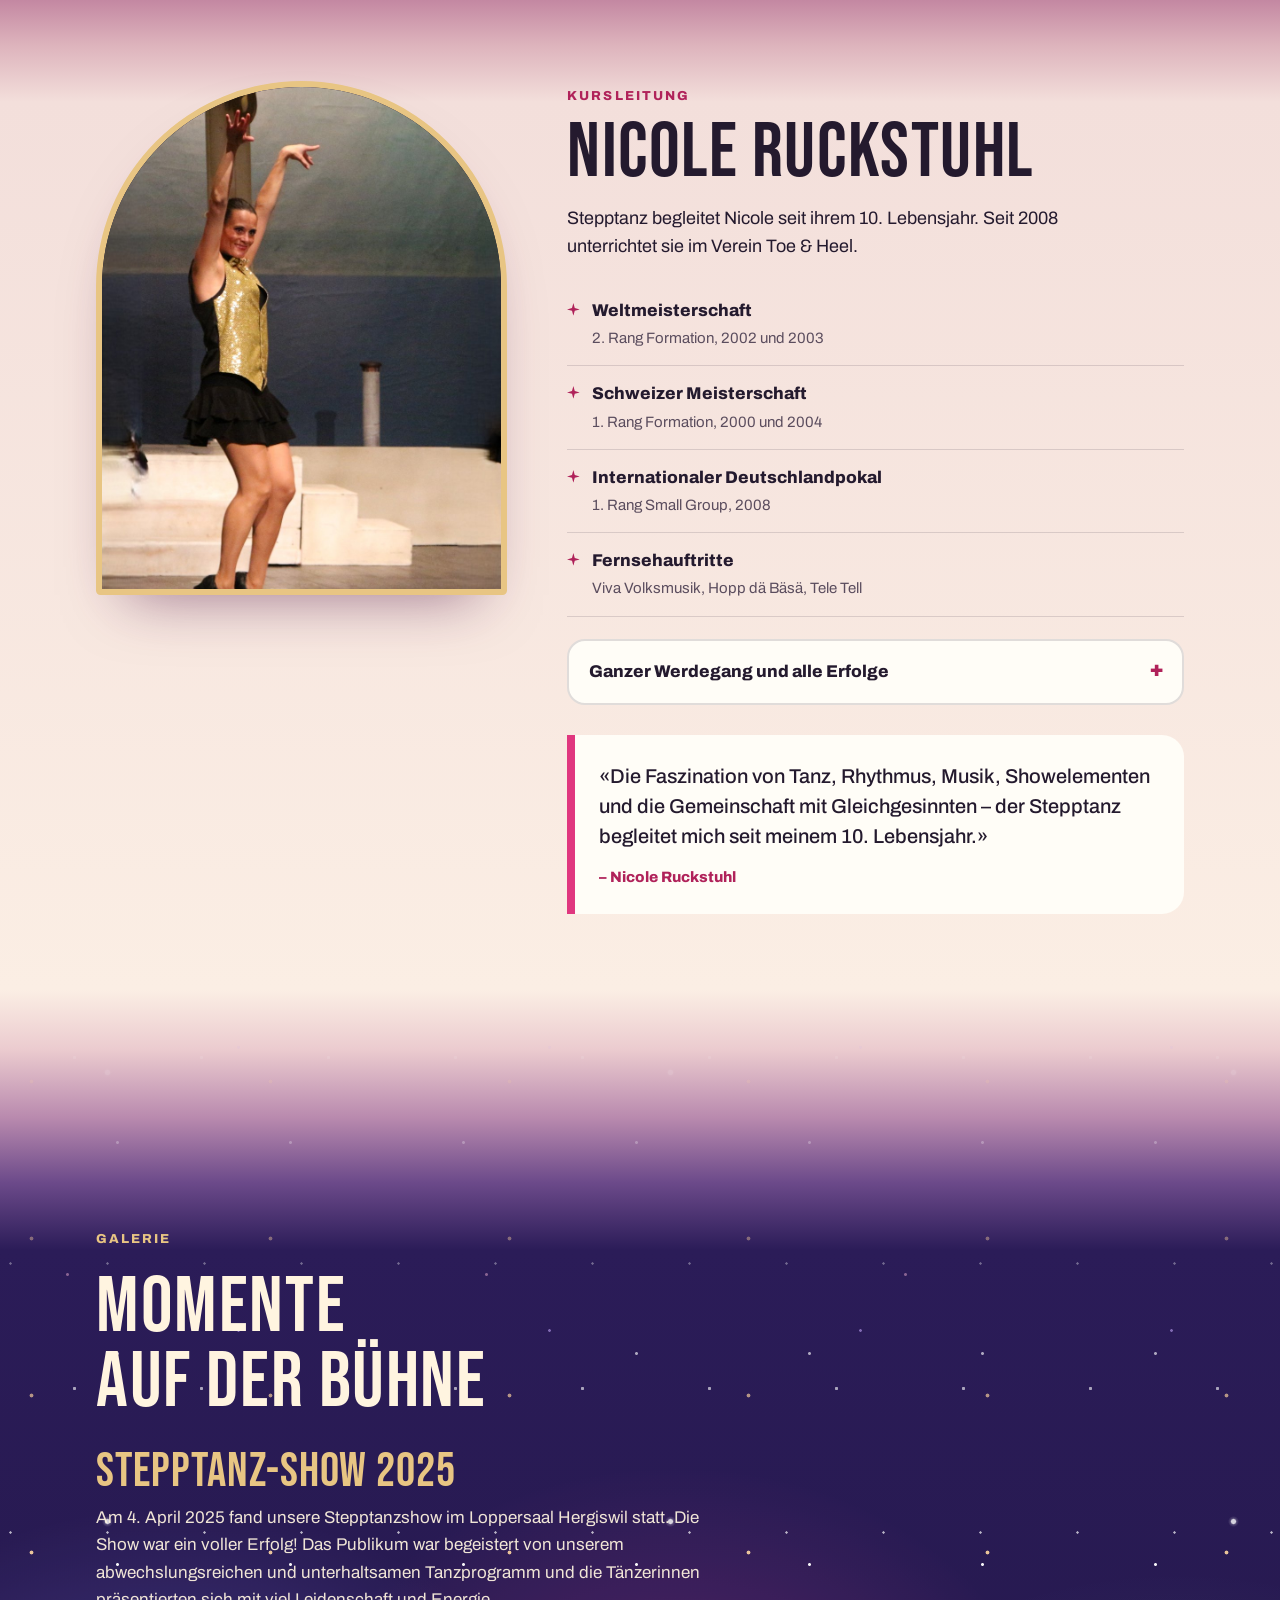
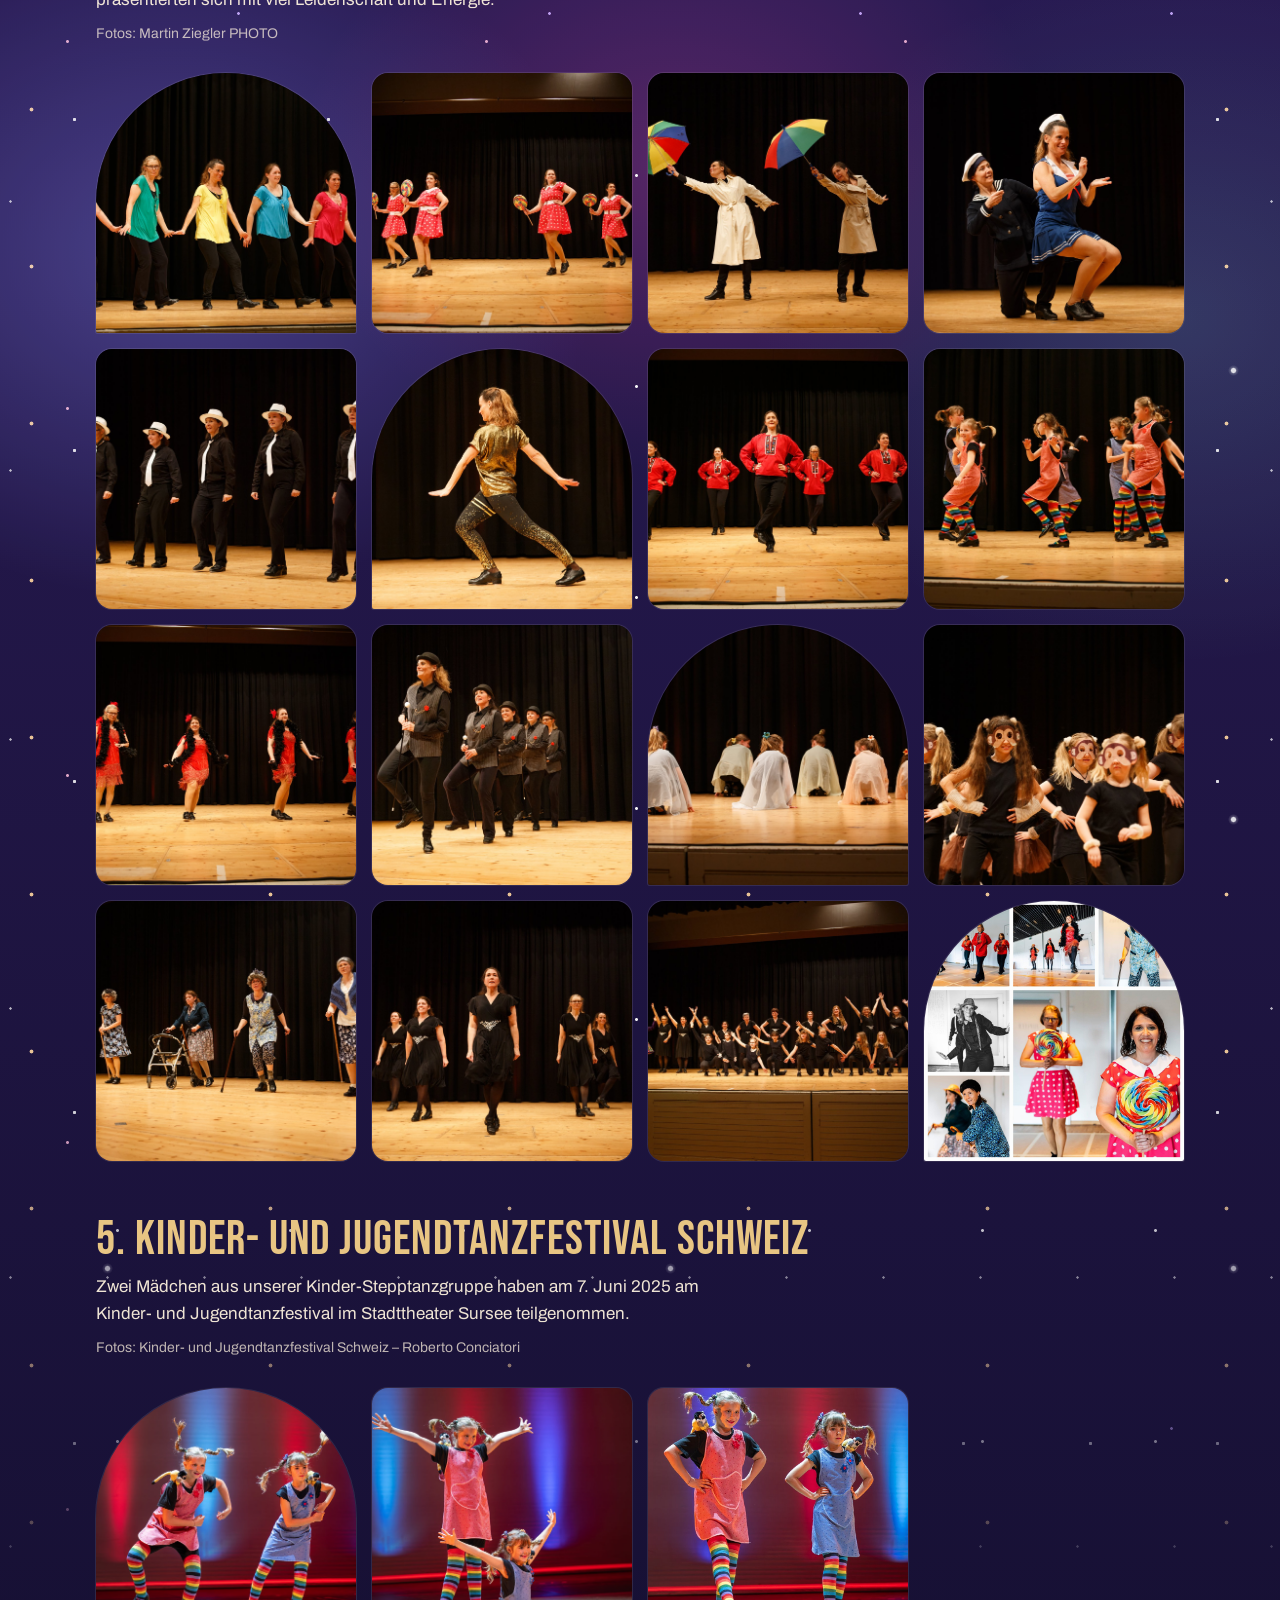
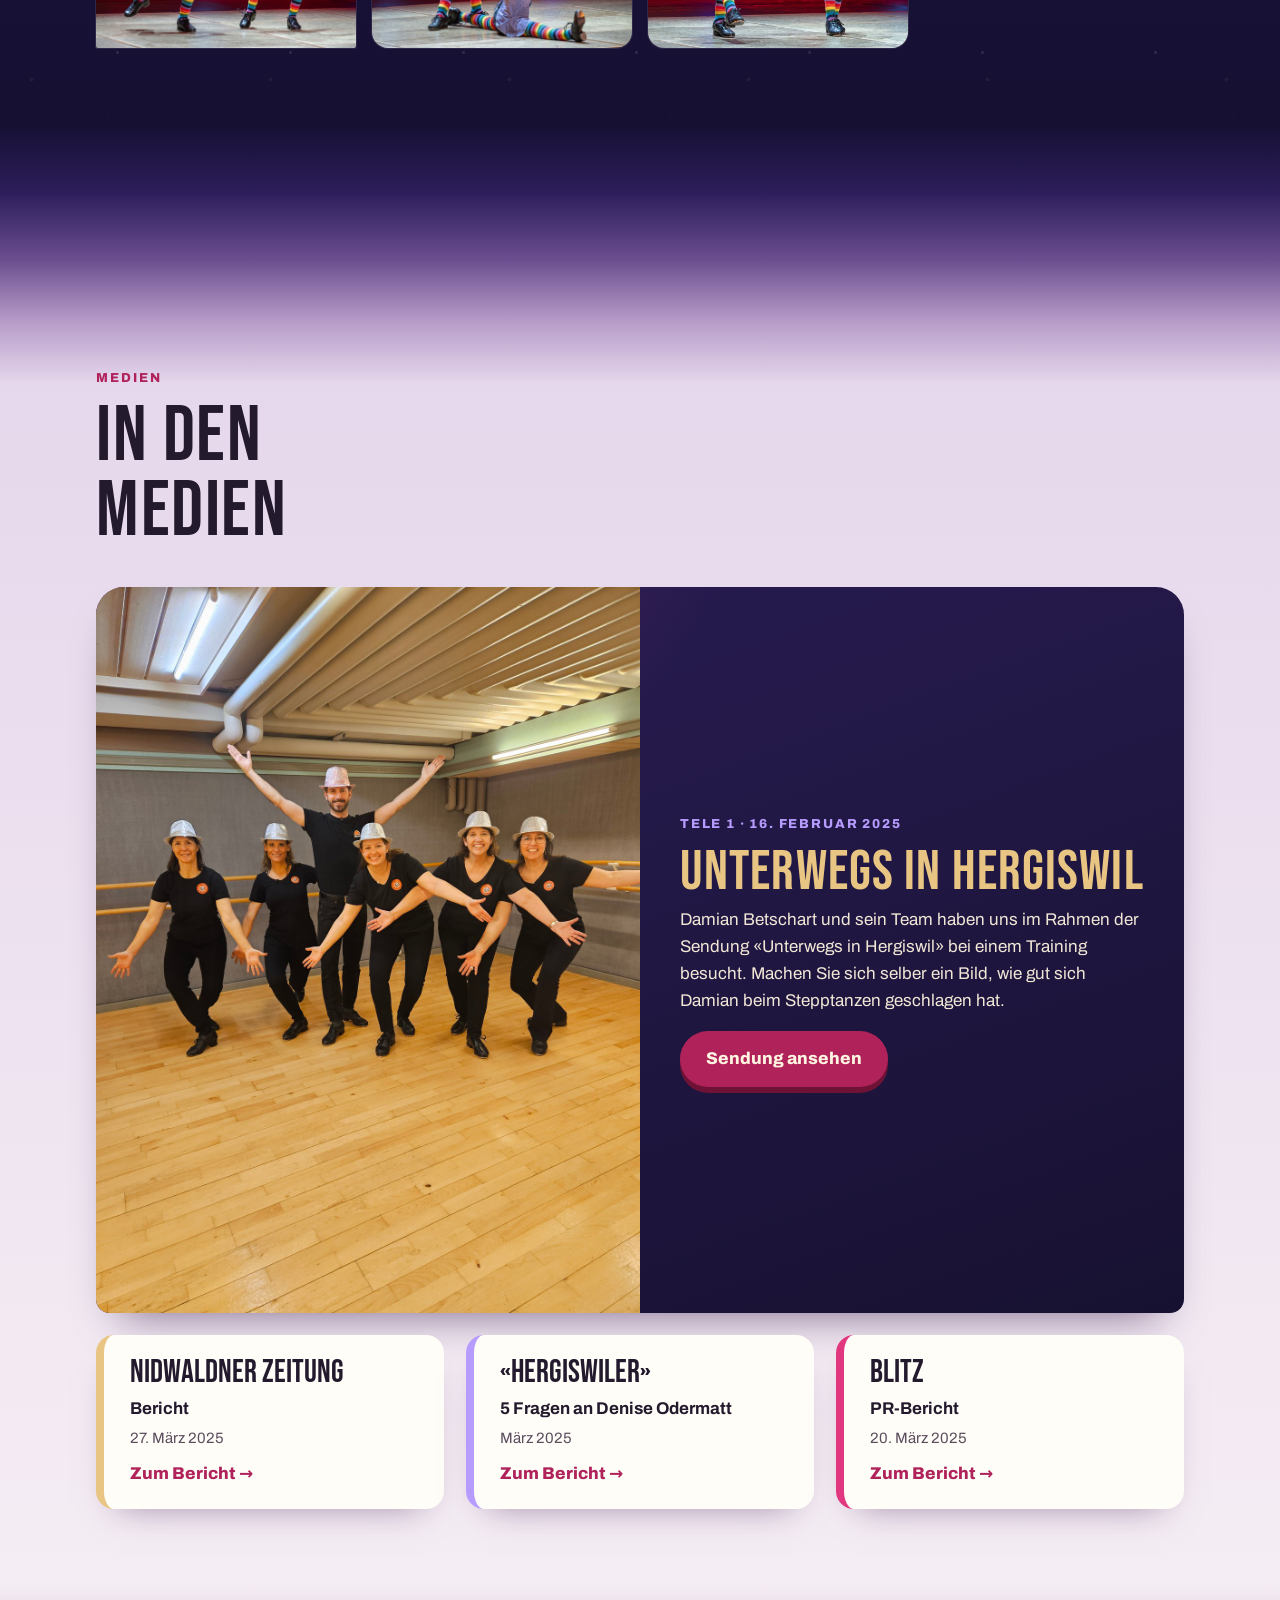
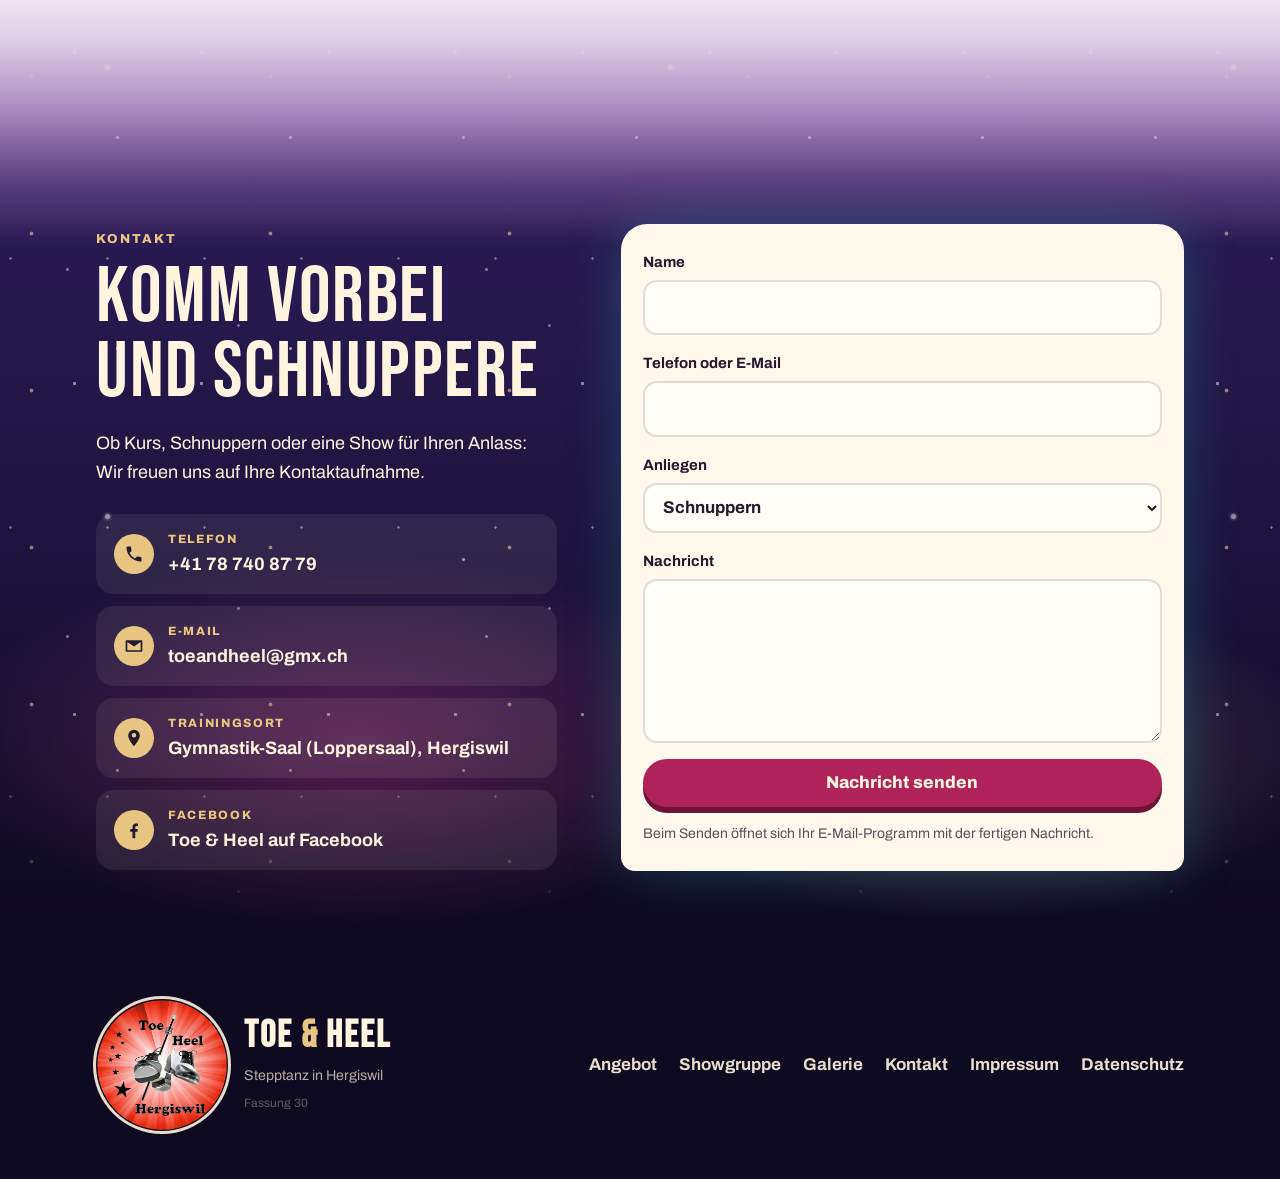
<file: buehne.html>
<!doctype html>
<html lang="de-CH">
<head>
<meta charset="utf-8">
<meta name="viewport" content="width=device-width, initial-scale=1">
<title>Toe &amp; Heel – Stepptanz in Hergiswil</title>
<meta name="description" content="Stepptanz in Hergiswil NW: Kurse für Kinder ab 9 Jahren und für Erwachsene (amerikanisch und irisch) sowie die Showgruppe Toe &amp; Heel für Ihren Anlass.">
<meta name="robots" content="noindex">
<meta name="theme-color" content="#13233F">
<meta property="og:title" content="Toe &amp; Heel – Stepptanz in Hergiswil">
<meta property="og:description" content="Kurse für Kinder und Erwachsene, Showgruppe für jeden Anlass.">
<meta property="og:image" content="https://www.toeandheel.ch/bilder/b25.jpg">
<meta property="og:type" content="website">
<link rel="icon" type="image/png" href="bilder/logo-64.png">
<link rel="apple-touch-icon" href="bilder/logo-192.png">
<link rel="preload" href="schrift/bebas-neue.woff2" as="font" type="font/woff2" crossorigin>
<script>document.documentElement.classList.add('js');</script>
<link rel="stylesheet" href="buehne.css?v=30">
<script>
/* Testphase: zeigt das Gerät eine ältere Fassung als der Server, lädt die Seite einmal frisch nach */
(function(){var hier=30;try{fetch('version.json?'+Date.now(),{cache:'no-store'}).then(function(r){return r.json()}).then(function(d){
if(d.version>hier&&!/[?&]neu=/.test(location.search)){location.replace(location.pathname+'?neu='+d.version+location.hash)}}).catch(function(){})}catch(e){}})();
</script>
</head>
<body>
<a class="skip" href="#angebot">Zum Inhalt springen</a>

<svg width="0" height="0" style="position:absolute" aria-hidden="true">
  <symbol id="star" viewBox="0 0 24 24"><path d="M12 0 L14.6 9.4 L24 12 L14.6 14.6 L12 24 L9.4 14.6 L0 12 L9.4 9.4 Z"/></symbol>
</svg>

<header class="site-head">
  <input type="checkbox" id="nav-check" class="nav-check" aria-label="Menü öffnen">
  <div class="wrap bar">
    <a class="logo" translate="no" href="#top"><img class="logo-mark" src="bilder/logo-192.png" alt="" width="56" height="56"><span class="logo-text">Toe <span>&amp;</span> Heel</span></a>
    <label for="nav-check" class="burger" aria-label="Menü"><i></i><i></i><i></i></label>
    <nav class="main" aria-label="Hauptmenü">
      <ul>
        <li><a href="#angebot">Angebot</a></li>
        <li><a href="#showgruppe">Showgruppe</a></li>
        <li><a href="#kursleitung">Kursleitung</a></li>
        <li><a href="#galerie">Galerie</a></li>
        <li><a href="#medien">Medien</a></li>
        <li><a href="#kontakt">Kontakt</a></li>
      </ul>
    </nav>
  </div>
</header>

<main id="top">

  <section class="hero" aria-labelledby="hero-title">
    <div class="stage-fx" aria-hidden="true"><b class="beam"></b><b class="beam"></b><b class="beam"></b><b class="beam"></b><b class="beam"></b><span class="pool"></span><div class="traverse"><i></i><i></i><i></i><i></i><i></i></div></div>
    <div class="wrap hero-grid">
      <div>
        <p class="eyebrow">Stepptanz · Hergiswil</p>
        <h1 id="hero-title">Entdecke deine Leidenschaft fürs <span class="hl">Stepptanzen!</span></h1>
        <p class="lead">Kurse für Kinder ab 9 Jahren und für Erwachsene, dazu die Showgruppe Toe &amp; Heel für deinen nächsten Anlass.</p>
        <div class="hero-actions">
          <a class="btn btn-primary" href="#kontakt" data-anliegen="schnuppern">Schnupperstunde anfragen</a>
          <a class="btn btn-ghost" href="#kontakt" data-anliegen="show">Show buchen</a>
        </div>
      </div>
      <div class="hero-visual">
        <div class="sun" aria-hidden="true"></div>
        <div class="arch">
          <img src="bilder/b19.jpg" alt="Stepptänzerin von Toe &amp; Heel auf der Bühne" fetchpriority="high" width="1066" height="1600">
        </div>
        <svg class="hero-star star" aria-hidden="true"><use href="#star"/></svg>
        <div class="badge" aria-hidden="true">Ab 9<br>Jahren</div>
      </div>
    </div>
  </section>

  <div class="marquee" aria-label="Musikstile: Boogie-Woogie, Charleston, Klassik, Ländler, Irish">
    <div class="track" aria-hidden="true">
      <div class="group"><span>Boogie-Woogie <svg class="star"><use href="#star"/></svg> Charleston <svg class="star"><use href="#star"/></svg> Klassik <svg class="star"><use href="#star"/></svg> Ländler <svg class="star"><use href="#star"/></svg> Irish <svg class="star"><use href="#star"/></svg></span></div>
      <div class="group"><span>Boogie-Woogie <svg class="star"><use href="#star"/></svg> Charleston <svg class="star"><use href="#star"/></svg> Klassik <svg class="star"><use href="#star"/></svg> Ländler <svg class="star"><use href="#star"/></svg> Irish <svg class="star"><use href="#star"/></svg></span></div>
    </div>
  </div>

  <section class="angebot" id="angebot" aria-labelledby="angebot-title">
    <div class="wrap">
      <span class="kicker reveal">Kurse</span>
      <h2 class="sec-title reveal" id="angebot-title">Wo du<br>mitmachen kannst</h2>
      <p class="lead reveal">Alle Kurse finden im Gymnastik-Saal (Loppersaal) in Hergiswil statt. Schnuppern ist nach Absprache jederzeit möglich.</p>

      <div class="cards">
        <article class="course reveal" style="--c:var(--tomato)">
          <div class="pic"><img src="bilder/b03.jpg" alt="Kinder der Stepptanzgruppe auf der Bühne" loading="lazy" width="1600" height="1066"></div>
          <div class="body">
            <p class="who">Kinder</p>
            <h3>Kinder­stepptanz</h3>
            <span class="chip">Ab 9 Jahren · Anfänger/Mittel</span>
            <p class="when">Mittwochs</p>
            <p class="time">18.15–19.00&nbsp;Uhr</p>
            <p class="note">Schnuppern nach Absprache jederzeit möglich.</p>
          </div>
        </article>

        <article class="course reveal" style="--c:var(--night)">
          <div class="pic"><img src="bilder/b24.jpg" alt="Stepptänzerinnen mit weissen Hüten und Krawatten" loading="lazy" width="1600" height="1066"></div>
          <div class="body">
            <p class="who">Erwachsene</p>
            <h3>Amerikanischer Stepptanz</h3>
            <span class="chip">Mittel/Fortgeschritten</span>
            <p class="when">Montags</p>
            <p class="time">18.00–19.00&nbsp;Uhr</p>
            <p class="note">Anfängerkurse für Erwachsene auf Anfrage.</p>
          </div>
        </article>

        <article class="course reveal" style="--c:var(--mustard)">
          <div class="pic"><img src="bilder/b12.jpg" alt="Tänzerin im irischen Tanzkleid" loading="lazy" width="1600" height="1066"></div>
          <div class="body">
            <p class="who">Erwachsene</p>
            <h3>Irischer Stepptanz</h3>
            <span class="chip">Mittel/Fortgeschritten</span>
            <p class="when">Dienstags</p>
            <p class="time">19.15–20.15&nbsp;Uhr</p>
            <p class="note">Anfängerkurse für Erwachsene auf Anfrage.</p>
          </div>
        </article>
      </div>

      <div class="info-row">
        <div class="info with-pic reveal">
          <div class="thumb"><img src="bilder/b02.jpg" alt="Kinder beim Ferienpass Nidwalden auf der Bühne" loading="lazy" width="858" height="858"></div>
          <div>
            <h3>Ferienpass Nidwalden</h3>
            <p>Kinderstepptanz ist auch wieder im August-Programm 2027 geplant.</p>
            <p><a href="https://www.instagram.com/p/DNa0UZsqsZz/" target="_blank" rel="noopener noreferrer">Ferienpass 2025 auf Instagram</a> · <a href="https://www.nidwaldnerzeitung.ch/zentralschweiz/nidwalden/video-der-ferienpass-nidwalden-besucht-das-dog-turnier-ld.2328941" target="_blank" rel="noopener noreferrer">Nidwaldner Zeitung 2022</a></p>
          </div>
        </div>
        <div class="info red reveal">
          <div>
            <h3>Trainingsort</h3>
            <p>Gymnastik-Saal (Loppersaal) Hergiswil</p>
            <p><a href="https://goo.gl/maps/7X8U7tuj1H1A2qbY9" target="_blank" rel="noopener noreferrer">Lageplan öffnen</a></p>
          </div>
        </div>
      </div>
    </div>
  </section>

  <section class="showgruppe" id="showgruppe" aria-labelledby="showgruppe-title">
    <div class="stage-fx" aria-hidden="true"><b class="beam"></b><b class="beam"></b><b class="beam"></b><b class="beam"></b><b class="beam"></b><span class="pool"></span><div class="traverse"><i></i><i></i><i></i><i></i><i></i></div></div>
    <div class="wrap split">
      <div class="reveal">
        <div class="arch">
          <img src="bilder/b04.jpg" alt="Stepptänzerin der Showgruppe mit rotem Glitzerhut und Fliege" loading="lazy" width="1116" height="1600">
        </div>
      </div>
      <div class="reveal">
        <span class="kicker">Showgruppe</span>
        <h2 class="sec-title" id="showgruppe-title">Eure Show,<br>euer Anlass</h2>
        <p class="lead">Unsere Showgruppe besteht aus 5–6 Hobby-Stepptänzerinnen. Wir stellen eine speziell auf Ihre Bedürfnisse zugeschnittene Show zusammen.</p>
        <ul class="occasions" aria-label="Anlässe">
          <li>Firmenessen</li>
          <li>Vereinsanlass</li>
          <li>GV</li>
          <li>Geburtstag</li>
          <li>Hochzeit</li>
        </ul>
        <ul class="facts">
          <li><svg class="star" aria-hidden="true"><use href="#star"/></svg><span>Shows zwischen 10 und 30 Minuten</span></li>
          <li><svg class="star" aria-hidden="true"><use href="#star"/></svg><span>Bunte Vielfalt an Outfits</span></li>
          <li><svg class="star" aria-hidden="true"><use href="#star"/></svg><span>Viel Abwechslung: Boogie-Woogie, Charleston, Klassik, Ländler, Irish und vieles mehr</span></li>
        </ul>
        <a class="btn btn-dark" href="#kontakt" data-anliegen="show">Show buchen</a>
      </div>
    </div>
  </section>

  <section class="kursleitung" id="kursleitung" aria-labelledby="kurs-title">
    <div class="wrap teacher">
      <div class="reveal">
        <div class="arch">
          <img src="bilder/b10.jpg" alt="Nicole Ruckstuhl beim Stepptanzen" loading="lazy" width="900" height="1600">
        </div>
      </div>
      <div class="txt reveal">
        <span class="kicker">Kursleitung</span>
        <h2 class="name" id="kurs-title">Nicole Ruckstuhl</h2>
        <p class="lead">Stepptanz begleitet Nicole seit ihrem 10. Lebensjahr. Seit 2008 unterrichtet sie im Verein Toe &amp; Heel.</p>
        <ul class="career">
          <li><svg class="star" aria-hidden="true"><use href="#star"/></svg><div><strong>Weltmeisterschaft</strong><small>2. Rang Formation, 2002 und 2003</small></div></li>
          <li><svg class="star" aria-hidden="true"><use href="#star"/></svg><div><strong>Schweizer Meisterschaft</strong><small>1. Rang Formation, 2000 und 2004</small></div></li>
          <li><svg class="star" aria-hidden="true"><use href="#star"/></svg><div><strong>Internationaler Deutschlandpokal</strong><small>1. Rang Small Group, 2008</small></div></li>
          <li><svg class="star" aria-hidden="true"><use href="#star"/></svg><div><strong>Fernsehauftritte</strong><small>Viva Volksmusik, Hopp dä Bäsä, Tele Tell</small></div></li>
        </ul>

        <details class="cv">
          <summary>Ganzer Werdegang und alle Erfolge</summary>
          <div class="cv-body">
            <h3>Mein tänzerischer Werdegang</h3>
            <dl>
              <dt>1990–1996</dt><dd>Stepp- und Ballettunterricht bei Robert Philippe Christen, Hergiswil</dd>
              <dt>1996–1997</dt><dd>Unterricht bei Fabrice Martin (Planet Dance), Lausanne</dd>
              <dt>1996–2001</dt><dd>Teilnahme an diversen «Irish-» sowie «American Tapdance»-Workshops</dd>
              <dt>2000</dt><dd>3 Monate Irlandaufenthalt mit Unterricht im Irish Dancing</dd>
              <dt>2001–2002</dt><dd>Unterricht bei Fabrice Martin (Planet Dance), Lausanne</dd>
              <dt>2003–2008</dt><dd>Unterricht bei Absolut Tap, Bern</dd>
              <dt>2008–2018</dt><dd>Showteam Flying Taps, Root</dd>
              <dt>2008–heute</dt><dd>Stepptanzlehrerin im Verein Toe &amp; Heel, Hergiswil</dd>
              <dt>2023–heute</dt><dd>Shuffle Dance Unterricht bei Dance Place, Sursee</dd>
            </dl>
            <h3>Schweizer Meisterschaft</h3>
            <dl>
              <dt>2000</dt><dd>1. Rang – Plauscher / Fun Formation Quickstep, Hergiswil</dd>
              <dt>2002</dt><dd>5. Rang – Elite Solo Damen</dd>
              <dt>2004</dt><dd>1. Rang – Formation absolutTAP, Bern</dd>
              <dt>2004</dt><dd>5. Rang – Small Group absolutTAP, Bern</dd>
              <dt>2006</dt><dd>2. Rang – Formation absolutTAP, Bern</dd>
            </dl>
            <h3>Internationaler Deutschlandpokal</h3>
            <dl>
              <dt>2008</dt><dd>1. Rang – Small Group Flying Taps, Root</dd>
            </dl>
            <h3>Weltmeisterschaft</h3>
            <dl>
              <dt>2002</dt><dd>2. Rang – Formation Planet Dance Martin, Lausanne</dd>
              <dt>2003</dt><dd>2. Rang – Formation absolutTAP, Bern</dd>
              <dt>2006</dt><dd>4. Rang – Formation absolutTAP, Bern</dd>
            </dl>
            <h3>Fernseh-Auftritte mit Flying Taps, Root</h3>
            <p>Viva Volksmusik · Hopp dä Bäsä · Tele Tell</p>
          </div>
        </details>

        <blockquote class="quote">
          <p>«Die Faszination von Tanz, Rhythmus, Musik, Showelementen und die Gemeinschaft mit Gleichgesinnten – der Stepptanz begleitet mich seit meinem 10. Lebensjahr.»</p>
          <cite>– Nicole Ruckstuhl</cite>
        </blockquote>
      </div>
    </div>
  </section>

  <section class="galerie" id="galerie" aria-labelledby="galerie-title">
    <div class="stage-fx" aria-hidden="true"><b class="beam"></b><b class="beam"></b><b class="beam"></b><b class="beam"></b><b class="beam"></b><span class="pool"></span><div class="traverse"><i></i><i></i><i></i><i></i><i></i></div></div>
    <div class="wrap">
      <div class="gallery-intro reveal">
        <span class="kicker">Galerie</span>
        <h2 class="sec-title" id="galerie-title">Momente<br>auf der Bühne</h2>
        <h3>Stepptanz-Show 2025</h3>
        <p>Am 4. April 2025 fand unsere Stepptanzshow im Loppersaal Hergiswil statt. Die Show war ein voller Erfolg! Das Publikum war begeistert von unserem abwechslungsreichen und unterhaltsamen Tanzprogramm und die Tänzerinnen präsentierten sich mit viel Leidenschaft und Energie.</p>
        <p class="credit">Fotos: Martin Ziegler PHOTO</p>
      </div>
      <ul class="gallery" data-gallery>
        <li><button type="button" data-full="bilder/b25.jpg"><img src="bilder/b25.jpg" alt="Stepptanz-Show 2025: fünf Tänzerinnen in bunten Blusen" loading="lazy" width="1600" height="1066"></button></li>
        <li><button type="button" data-full="bilder/b14.jpg"><img src="bilder/b14.jpg" alt="Stepptanz-Show 2025: Tänzerinnen in roten Tupfenkleidern" loading="lazy" width="1600" height="1066"></button></li>
        <li><button type="button" data-full="bilder/b21.jpg"><img src="bilder/b21.jpg" alt="Stepptanz-Show 2025: Tanz mit bunten Regenschirmen" loading="lazy" width="1600" height="1066"></button></li>
        <li><button type="button" data-full="bilder/b15.jpg"><img src="bilder/b15.jpg" alt="Stepptanz-Show 2025: Duo im Matrosen-Look" loading="lazy" width="1600" height="1066"></button></li>
        <li><button type="button" data-full="bilder/b24.jpg"><img src="bilder/b24.jpg" alt="Stepptanz-Show 2025: Tänzerinnen mit weissen Hüten" loading="lazy" width="1600" height="1066"></button></li>
        <li><button type="button" data-full="bilder/b19.jpg"><img src="bilder/b19.jpg" alt="Stepptanz-Show 2025: Solotänzerin in Gold" loading="lazy" width="1066" height="1600"></button></li>
        <li><button type="button" data-full="bilder/b20.jpg"><img src="bilder/b20.jpg" alt="Stepptanz-Show 2025: Gruppe in roten Blusen" loading="lazy" width="1600" height="1066"></button></li>
        <li><button type="button" data-full="bilder/b16.jpg"><img src="bilder/b16.jpg" alt="Stepptanz-Show 2025: Kindergruppe in bunten Kostümen" loading="lazy" width="1600" height="1066"></button></li>
        <li><button type="button" data-full="bilder/b17.jpg"><img src="bilder/b17.jpg" alt="Stepptanz-Show 2025: Tänzerinnen im Charleston-Stil" loading="lazy" width="1600" height="1066"></button></li>
        <li><button type="button" data-full="bilder/b22.jpg"><img src="bilder/b22.jpg" alt="Stepptanz-Show 2025: Gruppe mit Hüten und Westen" loading="lazy" width="1600" height="1066"></button></li>
        <li><button type="button" data-full="bilder/b18.jpg"><img src="bilder/b18.jpg" alt="Stepptanz-Show 2025: Kinder in weissen Umhängen" loading="lazy" width="1600" height="1066"></button></li>
        <li><button type="button" data-full="bilder/b23.jpg"><img src="bilder/b23.jpg" alt="Stepptanz-Show 2025: Kindergruppe in Schwarz" loading="lazy" width="1600" height="1066"></button></li>
        <li><button type="button" data-full="bilder/b26.jpg"><img src="bilder/b26.jpg" alt="Stepptanz-Show 2025: humorvolle Nummer mit Rollator" loading="lazy" width="1600" height="1066"></button></li>
        <li><button type="button" data-full="bilder/b27.jpg"><img src="bilder/b27.jpg" alt="Stepptanz-Show 2025: Gruppe in schwarzen Kleidern" loading="lazy" width="1600" height="1066"></button></li>
        <li><button type="button" data-full="bilder/b07.jpg"><img src="bilder/b07.jpg" alt="Alle Tänzerinnen gemeinsam auf der Bühne" loading="lazy" width="1600" height="1066"></button></li>
        <li><button type="button" data-full="bilder/b05.jpg"><img src="bilder/b05.jpg" alt="Die Showgruppe in verschiedenen Kostümen" loading="lazy" width="1600" height="1600"></button></li>
      </ul>

      <div class="gallery-intro reveal">
        <h3>5. Kinder- und Jugendtanzfestival Schweiz</h3>
        <p>Zwei Mädchen aus unserer Kinder-Stepptanzgruppe haben am 7. Juni 2025 am Kinder- und Jugendtanzfestival im Stadttheater Sursee teilgenommen.</p>
        <p class="credit">Fotos: Kinder- und Jugendtanzfestival Schweiz – Roberto Conciatori</p>
      </div>
      <ul class="gallery" data-gallery>
        <li><button type="button" data-full="bilder/b28.jpg"><img src="bilder/b28.jpg" alt="Zwei Mädchen tanzen am Kinder- und Jugendtanzfestival" loading="lazy" width="1600" height="1066"></button></li>
        <li><button type="button" data-full="bilder/b29.jpg"><img src="bilder/b29.jpg" alt="Schlusspose am Kinder- und Jugendtanzfestival" loading="lazy" width="1600" height="1066"></button></li>
        <li><button type="button" data-full="bilder/b30.jpg"><img src="bilder/b30.jpg" alt="Auftritt im Stadttheater Sursee" loading="lazy" width="1600" height="900"></button></li>
      </ul>
    </div>
  </section>

  <section class="medien" id="medien" aria-labelledby="medien-title">
    <div class="wrap">
      <span class="kicker reveal">Medien</span>
      <h2 class="sec-title reveal" id="medien-title">In den<br>Medien</h2>

      <article class="feature reveal">
        <div class="pic"><img src="bilder/b06.jpg" alt="Training mit dem Team von Tele 1 im Gymnastik-Saal" loading="lazy" width="1200" height="1600"></div>
        <div class="body">
          <p class="date">Tele 1 · 16. Februar 2025</p>
          <h3>Unterwegs in Hergiswil</h3>
          <p>Damian Betschart und sein Team haben uns im Rahmen der Sendung «Unterwegs in Hergiswil» bei einem Training besucht. Machen Sie sich selber ein Bild, wie gut sich Damian beim Stepptanzen geschlagen hat.</p>
          <a class="btn btn-primary" href="https://www.tele1.ch/unterwegs/unterwegs-in-hergiswil-159736079" target="_blank" rel="noopener noreferrer">Sendung ansehen</a>
        </div>
      </article>

      <div class="press">
        <a class="reveal" href="medien/nidwaldner-zeitung-2025-03-27.pdf" target="_blank" rel="noopener">
          <p class="outlet">Nidwaldner Zeitung</p>
          <p class="title">Bericht</p>
          <p class="date">27. März 2025</p>
          <p class="go">Zum Bericht →</p>
        </a>
        <a class="reveal" href="medien/hergiswiler-2025-03.pdf" target="_blank" rel="noopener">
          <p class="outlet">«Hergiswiler»</p>
          <p class="title">5 Fragen an Denise Odermatt</p>
          <p class="date">März 2025</p>
          <p class="go">Zum Bericht →</p>
        </a>
        <a class="reveal" href="medien/blitz-2025-03-20.jpg" target="_blank" rel="noopener">
          <p class="outlet">Blitz</p>
          <p class="title">PR-Bericht</p>
          <p class="date">20. März 2025</p>
          <p class="go">Zum Bericht →</p>
        </a>
      </div>
    </div>
  </section>

  <section class="kontakt" id="kontakt" aria-labelledby="kontakt-title">
    <div class="stage-fx" aria-hidden="true"><b class="beam"></b><b class="beam"></b><b class="beam"></b><b class="beam"></b><b class="beam"></b><span class="pool"></span><div class="traverse"><i></i><i></i><i></i><i></i><i></i></div></div>
    <div class="wrap contact">
      <div class="reveal">
        <span class="kicker">Kontakt</span>
        <h2 class="sec-title" id="kontakt-title">Komm vorbei<br>und schnuppere</h2>
        <p class="lead">Ob Kurs, Schnuppern oder eine Show für Ihren Anlass: Wir freuen uns auf Ihre Kontaktaufnahme.</p>
        <ul class="contact-list">
          <li>
            <a href="tel:+41787408779">
              <span class="ico" aria-hidden="true"><svg viewBox="0 0 24 24"><path d="M6.6 10.8a15.1 15.1 0 0 0 6.6 6.6l2.2-2.2a1 1 0 0 1 1-.25 11.4 11.4 0 0 0 3.6.57 1 1 0 0 1 1 1V20a1 1 0 0 1-1 1A17 17 0 0 1 3 4a1 1 0 0 1 1-1h3.5a1 1 0 0 1 1 1c0 1.25.2 2.45.57 3.57a1 1 0 0 1-.25 1z"/></svg></span>
              <span><span class="lbl">Telefon</span>+41&nbsp;78&nbsp;740&nbsp;87&nbsp;79</span>
            </a>
          </li>
          <li>
            <a href="mailto:toeandheel@gmx.ch">
              <span class="ico" aria-hidden="true"><svg viewBox="0 0 24 24"><path d="M3 5h18a1 1 0 0 1 1 1v12a1 1 0 0 1-1 1H3a1 1 0 0 1-1-1V6a1 1 0 0 1 1-1zm1 2.2V17h16V7.2l-8 5.3z"/></svg></span>
              <span><span class="lbl">E-Mail</span>toeandheel@gmx.ch</span>
            </a>
          </li>
          <li>
            <a href="https://goo.gl/maps/7X8U7tuj1H1A2qbY9" target="_blank" rel="noopener noreferrer">
              <span class="ico" aria-hidden="true"><svg viewBox="0 0 24 24"><path d="M12 2a7 7 0 0 0-7 7c0 5.2 7 13 7 13s7-7.8 7-13a7 7 0 0 0-7-7zm0 9.500A2.500 2.500 0 1 1 12 6a2.500 2.500 0 0 1 0 5.500z"/></svg></span>
              <span><span class="lbl">Trainingsort</span>Gymnastik-Saal (Loppersaal), Hergiswil</span>
            </a>
          </li>
          <li>
            <a href="https://www.facebook.com/profile.php?id=100092729950741" target="_blank" rel="noopener noreferrer">
              <span class="ico" aria-hidden="true"><svg viewBox="0 0 24 24"><path d="M13.500 22v-8h2.700l.4-3.200h-3.100V8.800c0-.9.300-1.600 1.600-1.600h1.700V4.300c-.3 0-1.300-.1-2.500-.1-2.500 0-4.100 1.500-4.100 4.200v2.400H7.500V14h2.700v8z"/></svg></span>
              <span><span class="lbl">Facebook</span>Toe &amp; Heel auf Facebook</span>
            </a>
          </li>
        </ul>
      </div>

      <form class="kform reveal" id="kontakt-form">
        <label>Name
          <input type="text" name="Name" autocomplete="name" required>
        </label>
        <label>Telefon oder E-Mail
          <input type="text" name="Erreichbar unter" autocomplete="email" spellcheck="false" autocapitalize="off" required>
        </label>
        <label>Anliegen
          <select name="Anliegen" id="anliegen">
            <option value="Schnuppern">Schnuppern</option>
            <option value="Kurs">Kurs</option>
            <option value="Show buchen">Show buchen</option>
          </select>
        </label>
        <label>Nachricht
          <textarea name="Nachricht" rows="5"></textarea>
        </label>
        <button class="btn btn-primary" type="submit">Nachricht senden</button>
        <p class="hint">Beim Senden öffnet sich Ihr E-Mail-Programm mit der fertigen Nachricht.</p>
      </form>
    </div>
  </section>

</main>

<footer>
  <div class="wrap row">
    <div class="brand">
      <img src="bilder/logo.png" alt="Logo Toe &amp; Heel Hergiswil" loading="lazy" width="132" height="132">
      <div>
        <a class="logo" translate="no" href="#top">Toe <span>&amp;</span> Heel</a>
        <p style="margin:6px 0 0"><small>Stepptanz in Hergiswil</small><small class="stand">Fassung 30</small></p>
      </div>
    </div>
    <ul>
      <li><a href="#angebot">Angebot</a></li>
      <li><a href="#showgruppe">Showgruppe</a></li>
      <li><a href="#galerie">Galerie</a></li>
      <li><a href="#kontakt">Kontakt</a></li>
      <li><a href="buehne-impressum.html">Impressum</a></li>
      <li><a href="buehne-datenschutz.html">Datenschutz</a></li>
    </ul>
  </div>
</footer>

<dialog class="lightbox" id="lightbox" aria-label="Bild in gross">
  <div class="lb-inner">
    <img id="lb-img" alt="">
    <button class="lb-btn lb-close" type="button" aria-label="Schliessen">×</button>
    <button class="lb-btn lb-prev" type="button" aria-label="Vorheriges Bild">‹</button>
    <button class="lb-btn lb-next" type="button" aria-label="Nächstes Bild">›</button>
    <p class="lb-count" id="lb-count"></p>
  </div>
</dialog>

<script src="script.js?v=30" defer></script>
</body>
</html>
</file>
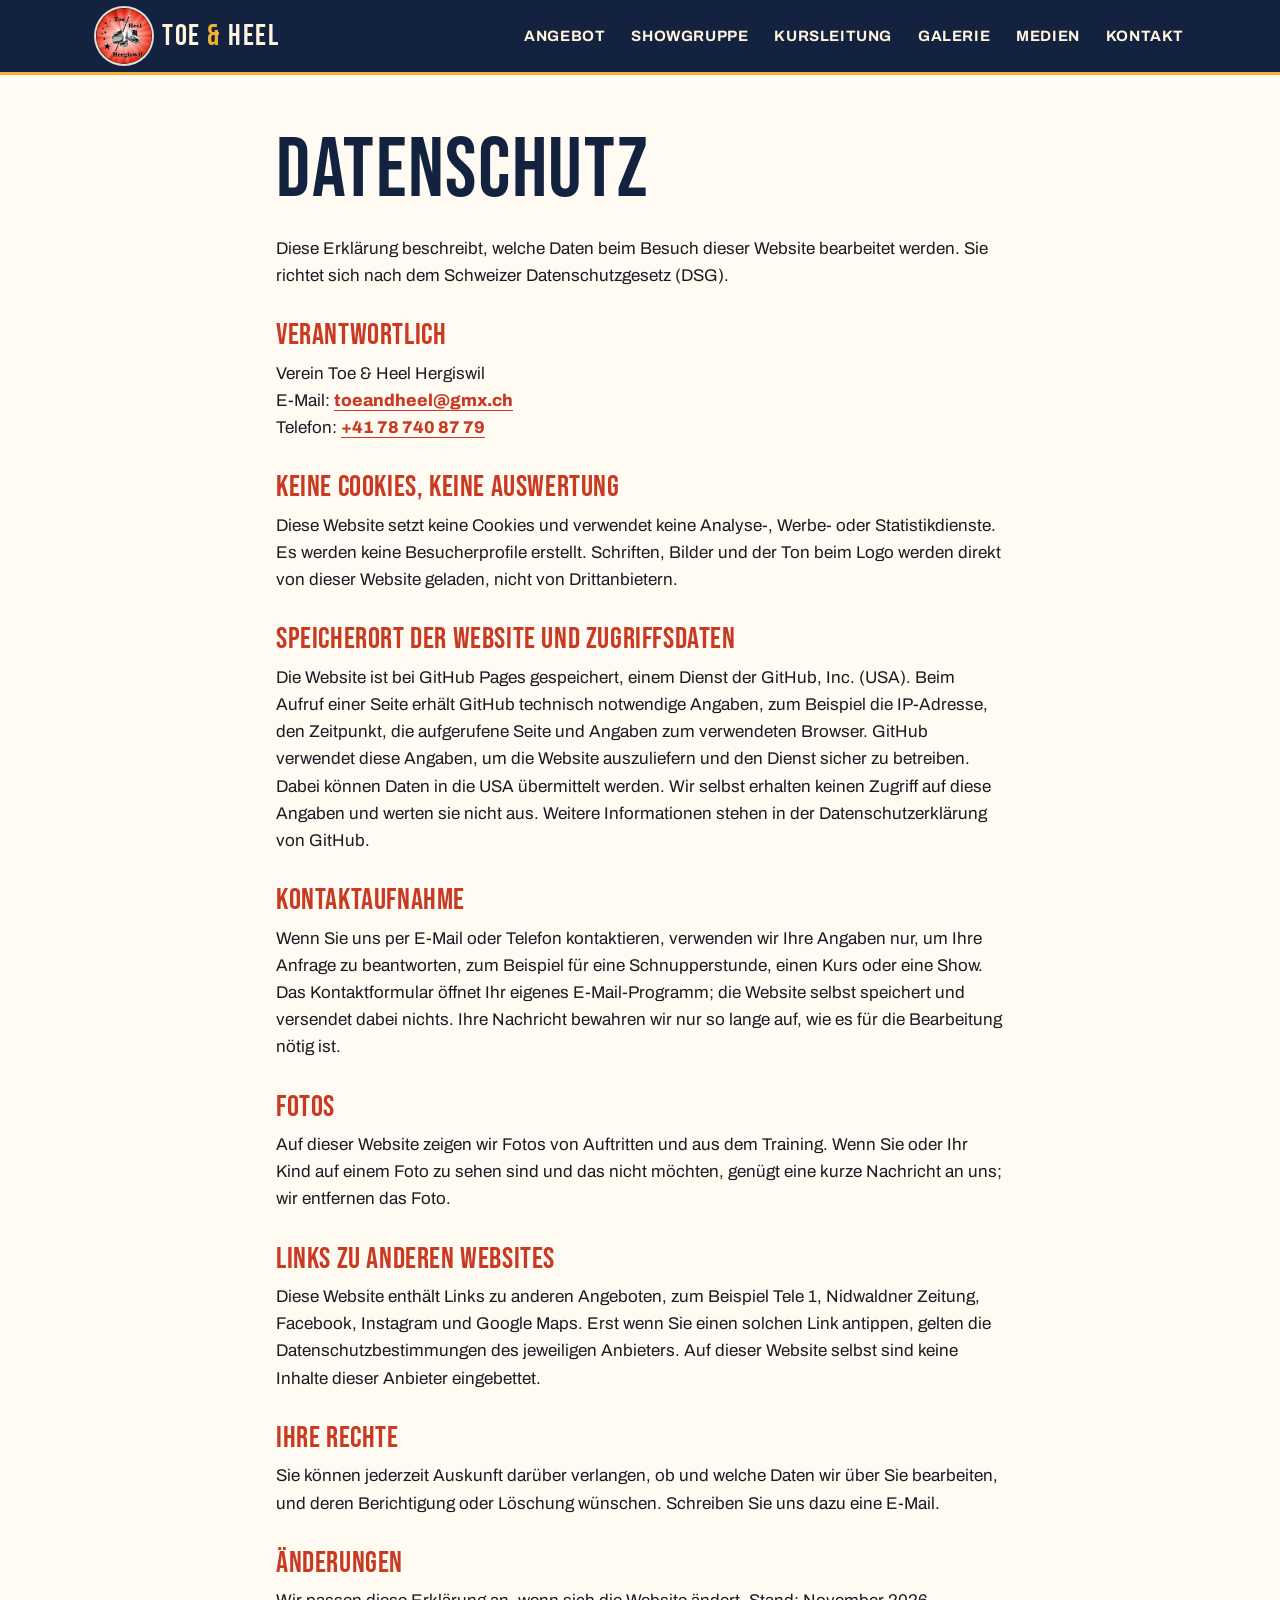
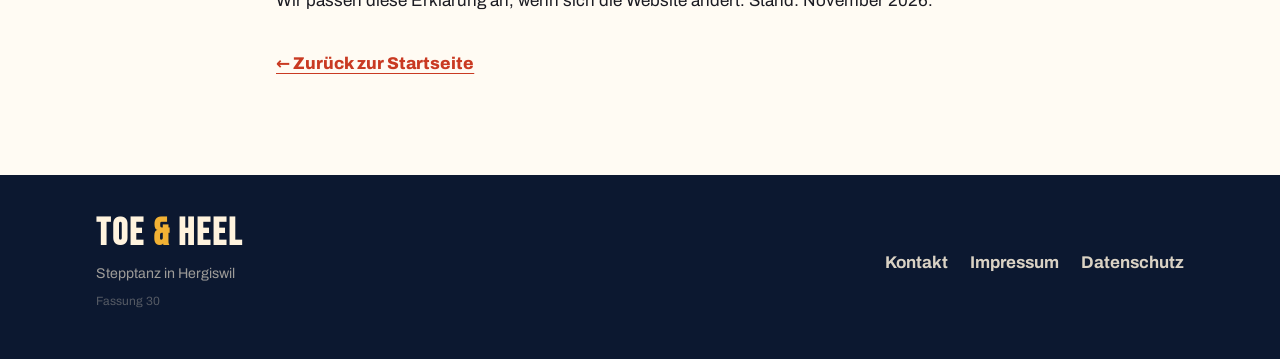
<file: datenschutz.html>
<!doctype html>
<html lang="de-CH">
<head>
<meta charset="utf-8">
<meta name="viewport" content="width=device-width, initial-scale=1">
<title>Datenschutz – Toe &amp; Heel Hergiswil</title>
<meta name="theme-color" content="#13233F">
<link rel="icon" type="image/png" href="bilder/logo-64.png">
<link rel="apple-touch-icon" href="bilder/logo-192.png">
<link rel="stylesheet" href="styles.css?v=30">
<script>
/* Testphase: zeigt das Gerät eine ältere Fassung als der Server, lädt die Seite einmal frisch nach */
(function(){var hier=30;try{fetch('version.json?'+Date.now(),{cache:'no-store'}).then(function(r){return r.json()}).then(function(d){
if(d.version>hier&&!/[?&]neu=/.test(location.search)){location.replace(location.pathname+'?neu='+d.version+location.hash)}}).catch(function(){})}catch(e){}})();
</script>
</head>
<body>
<header class="site-head">
  <input type="checkbox" id="nav-check" class="nav-check" aria-label="Menü öffnen">
  <div class="wrap bar">
    <a class="logo" translate="no" href="index.html"><img class="logo-mark" src="bilder/logo-192.png" alt="" width="56" height="56"><span class="logo-text">Toe <span>&amp;</span> Heel</span></a>
    <label for="nav-check" class="burger" aria-label="Menü"><i></i><i></i><i></i></label>
    <nav class="main" aria-label="Hauptmenü">
      <ul>
        <li><a href="index.html#angebot">Angebot</a></li>
        <li><a href="index.html#showgruppe">Showgruppe</a></li>
        <li><a href="index.html#kursleitung">Kursleitung</a></li>
        <li><a href="index.html#galerie">Galerie</a></li>
        <li><a href="index.html#medien">Medien</a></li>
        <li><a href="index.html#kontakt">Kontakt</a></li>
      </ul>
    </nav>
  </div>
</header>
<main class="page">
  <div class="wrap">
    <h1>Datenschutz</h1>
    <p>Diese Erklärung beschreibt, welche Daten beim Besuch dieser Website bearbeitet werden. Sie richtet sich nach dem Schweizer Datenschutzgesetz (DSG).</p>

    <h2>Verantwortlich</h2>
    <p>Verein Toe &amp; Heel Hergiswil<br>E-Mail: <a class="textlink" href="mailto:toeandheel@gmx.ch">toeandheel@gmx.ch</a><br>Telefon: <a class="textlink" href="tel:+41787408779">+41&nbsp;78&nbsp;740&nbsp;87&nbsp;79</a></p>

    <h2>Keine Cookies, keine Auswertung</h2>
    <p>Diese Website setzt keine Cookies und verwendet keine Analyse-, Werbe- oder Statistikdienste. Es werden keine Besucherprofile erstellt. Schriften, Bilder und der Ton beim Logo werden direkt von dieser Website geladen, nicht von Drittanbietern.</p>

    <h2>Speicherort der Website und Zugriffsdaten</h2>
    <p>Die Website ist bei GitHub Pages gespeichert, einem Dienst der GitHub, Inc. (USA). Beim Aufruf einer Seite erhält GitHub technisch notwendige Angaben, zum Beispiel die IP-Adresse, den Zeitpunkt, die aufgerufene Seite und Angaben zum verwendeten Browser. GitHub verwendet diese Angaben, um die Website auszuliefern und den Dienst sicher zu betreiben. Dabei können Daten in die USA übermittelt werden. Wir selbst erhalten keinen Zugriff auf diese Angaben und werten sie nicht aus. Weitere Informationen stehen in der Datenschutzerklärung von GitHub.</p>

    <h2>Kontaktaufnahme</h2>
    <p>Wenn Sie uns per E-Mail oder Telefon kontaktieren, verwenden wir Ihre Angaben nur, um Ihre Anfrage zu beantworten, zum Beispiel für eine Schnupperstunde, einen Kurs oder eine Show. Das Kontaktformular öffnet Ihr eigenes E-Mail-Programm; die Website selbst speichert und versendet dabei nichts. Ihre Nachricht bewahren wir nur so lange auf, wie es für die Bearbeitung nötig ist.</p>

    <h2>Fotos</h2>
    <p>Auf dieser Website zeigen wir Fotos von Auftritten und aus dem Training. Wenn Sie oder Ihr Kind auf einem Foto zu sehen sind und das nicht möchten, genügt eine kurze Nachricht an uns; wir entfernen das Foto.</p>

    <h2>Links zu anderen Websites</h2>
    <p>Diese Website enthält Links zu anderen Angeboten, zum Beispiel Tele 1, Nidwaldner Zeitung, Facebook, Instagram und Google Maps. Erst wenn Sie einen solchen Link antippen, gelten die Datenschutzbestimmungen des jeweiligen Anbieters. Auf dieser Website selbst sind keine Inhalte dieser Anbieter eingebettet.</p>

    <h2>Ihre Rechte</h2>
    <p>Sie können jederzeit Auskunft darüber verlangen, ob und welche Daten wir über Sie bearbeiten, und deren Berichtigung oder Löschung wünschen. Schreiben Sie uns dazu eine E-Mail.</p>

    <h2>Änderungen</h2>
    <p>Wir passen diese Erklärung an, wenn sich die Website ändert. Stand: November 2026.</p>
    <p style="margin-top:36px"><a class="textlink" href="index.html">← Zurück zur Startseite</a></p>
  </div>
</main>
<footer>
  <div class="wrap row">
    <div><a class="logo" translate="no" href="index.html">Toe <span>&amp;</span> Heel</a><p style="margin:6px 0 0"><small>Stepptanz in Hergiswil</small><small class="stand">Fassung 30</small></p></div>
    <ul>
      <li><a href="index.html#kontakt">Kontakt</a></li>
      <li><a href="impressum.html">Impressum</a></li>
      <li><a href="datenschutz.html">Datenschutz</a></li>
    </ul>
  </div>
</footer>
<script src="script.js?v=30" defer></script>
</body>
</html>
</file>
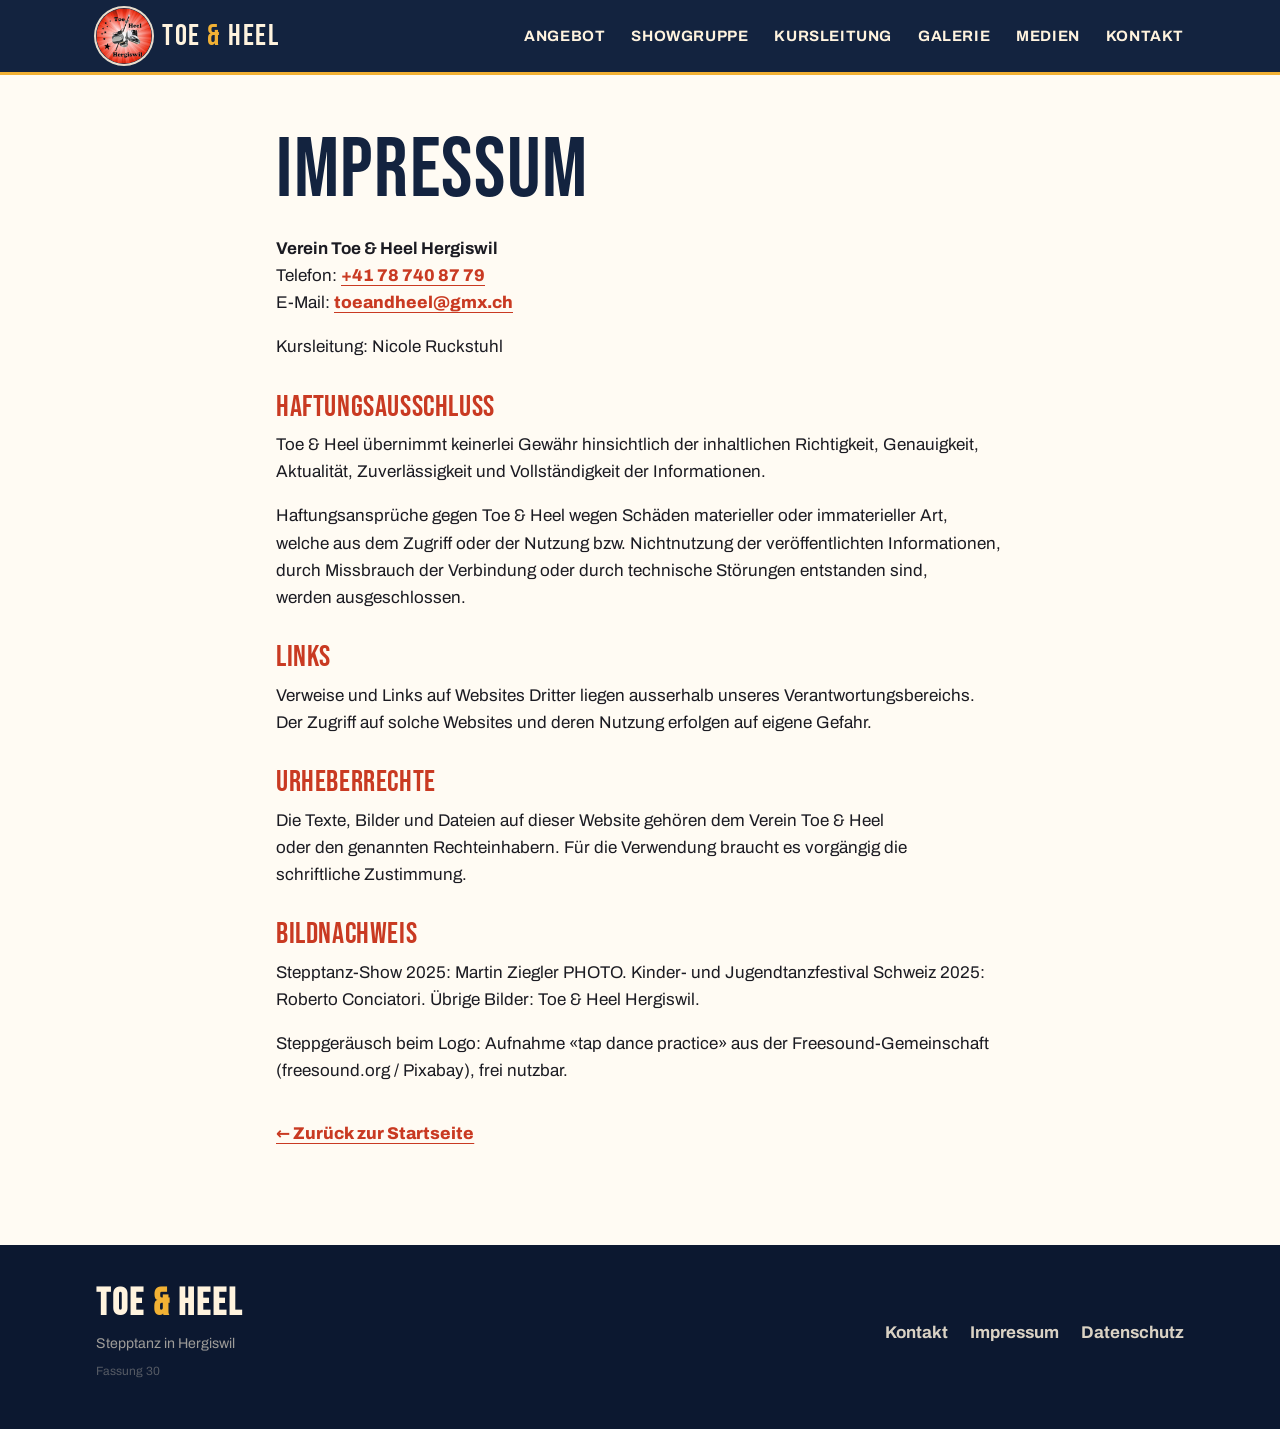
<file: impressum.html>
<!doctype html>
<html lang="de-CH">
<head>
<meta charset="utf-8">
<meta name="viewport" content="width=device-width, initial-scale=1">
<title>Impressum – Toe &amp; Heel Hergiswil</title>
<meta name="theme-color" content="#13233F">
<link rel="icon" type="image/png" href="bilder/logo-64.png">
<link rel="apple-touch-icon" href="bilder/logo-192.png">
<link rel="stylesheet" href="styles.css?v=30">
<script>
/* Testphase: zeigt das Gerät eine ältere Fassung als der Server, lädt die Seite einmal frisch nach */
(function(){var hier=30;try{fetch('version.json?'+Date.now(),{cache:'no-store'}).then(function(r){return r.json()}).then(function(d){
if(d.version>hier&&!/[?&]neu=/.test(location.search)){location.replace(location.pathname+'?neu='+d.version+location.hash)}}).catch(function(){})}catch(e){}})();
</script>
</head>
<body>
<header class="site-head">
  <input type="checkbox" id="nav-check" class="nav-check" aria-label="Menü öffnen">
  <div class="wrap bar">
    <a class="logo" translate="no" href="index.html"><img class="logo-mark" src="bilder/logo-192.png" alt="" width="56" height="56"><span class="logo-text">Toe <span>&amp;</span> Heel</span></a>
    <label for="nav-check" class="burger" aria-label="Menü"><i></i><i></i><i></i></label>
    <nav class="main" aria-label="Hauptmenü">
      <ul>
        <li><a href="index.html#angebot">Angebot</a></li>
        <li><a href="index.html#showgruppe">Showgruppe</a></li>
        <li><a href="index.html#kursleitung">Kursleitung</a></li>
        <li><a href="index.html#galerie">Galerie</a></li>
        <li><a href="index.html#medien">Medien</a></li>
        <li><a href="index.html#kontakt">Kontakt</a></li>
      </ul>
    </nav>
  </div>
</header>
<main class="page">
  <div class="wrap">
    <h1>Impressum</h1>
    <p><strong>Verein Toe &amp; Heel Hergiswil</strong><br>Telefon: <a class="textlink" href="tel:+41787408779">+41&nbsp;78&nbsp;740&nbsp;87&nbsp;79</a><br>E-Mail: <a class="textlink" href="mailto:toeandheel@gmx.ch">toeandheel@gmx.ch</a></p>
    <p>Kursleitung: Nicole Ruckstuhl</p>

    <h2>Haftungsausschluss</h2>
    <p>Toe &amp; Heel übernimmt keinerlei Gewähr hinsichtlich der inhaltlichen Richtigkeit, Genauigkeit, Aktualität, Zuverlässigkeit und Vollständigkeit der Informationen.</p>
    <p>Haftungsansprüche gegen Toe &amp; Heel wegen Schäden materieller oder immaterieller Art, welche aus dem Zugriff oder der Nutzung bzw. Nichtnutzung der veröffentlichten Informationen, durch Missbrauch der Verbindung oder durch technische Störungen entstanden sind, werden ausgeschlossen.</p>

    <h2>Links</h2>
    <p>Verweise und Links auf Websites Dritter liegen ausserhalb unseres Verantwortungsbereichs. Der Zugriff auf solche Websites und deren Nutzung erfolgen auf eigene Gefahr.</p>

    <h2>Urheberrechte</h2>
    <p>Die Texte, Bilder und Dateien auf dieser Website gehören dem Verein Toe &amp; Heel oder den genannten Rechteinhabern. Für die Verwendung braucht es vorgängig die schriftliche Zustimmung.</p>

    <h2>Bildnachweis</h2>
    <p>Stepptanz-Show 2025: Martin Ziegler PHOTO. Kinder- und Jugendtanzfestival Schweiz 2025: Roberto Conciatori. Übrige Bilder: Toe &amp; Heel Hergiswil.</p>
    <p>Steppgeräusch beim Logo: Aufnahme «tap dance practice» aus der Freesound-Gemeinschaft (freesound.org / Pixabay), frei nutzbar.</p>
    <p style="margin-top:36px"><a class="textlink" href="index.html">← Zurück zur Startseite</a></p>
  </div>
</main>
<footer>
  <div class="wrap row">
    <div><a class="logo" translate="no" href="index.html">Toe <span>&amp;</span> Heel</a><p style="margin:6px 0 0"><small>Stepptanz in Hergiswil</small><small class="stand">Fassung 30</small></p></div>
    <ul>
      <li><a href="index.html#kontakt">Kontakt</a></li>
      <li><a href="impressum.html">Impressum</a></li>
      <li><a href="datenschutz.html">Datenschutz</a></li>
    </ul>
  </div>
</footer>
<script src="script.js?v=30" defer></script>
</body>
</html>
</file>
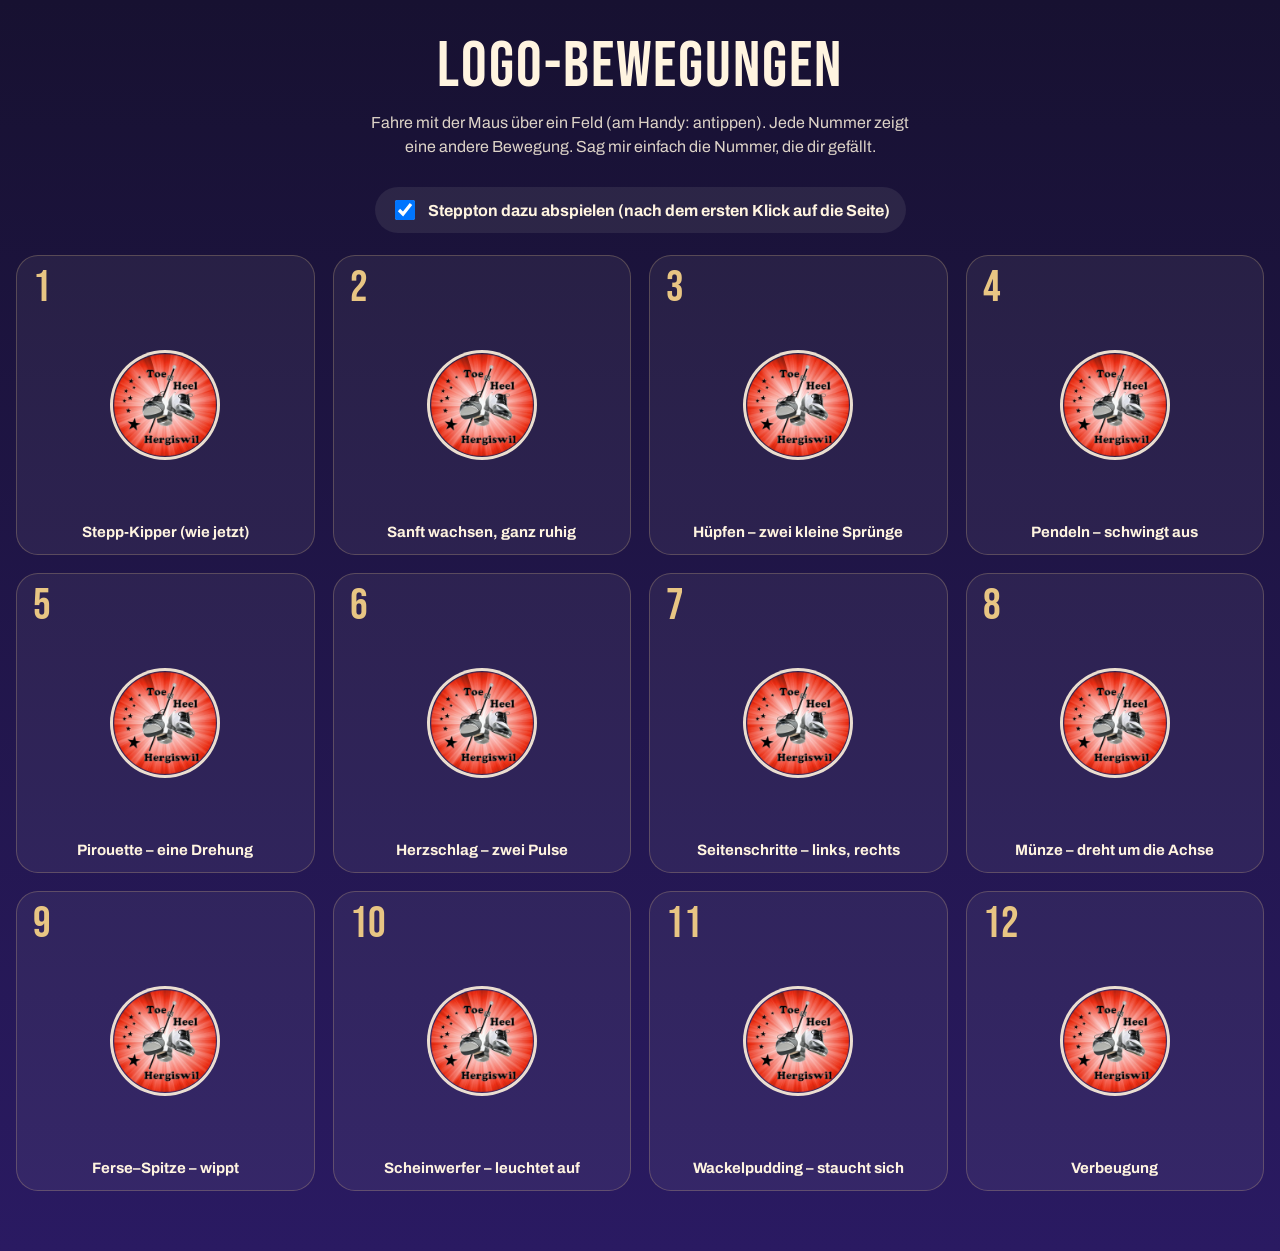
<file: logo-vorschau.html>
<!doctype html>
<html lang="de-CH">
<head>
<meta charset="utf-8">
<meta name="viewport" content="width=device-width, initial-scale=1">
<meta name="robots" content="noindex">
<title>Logo-Bewegungen – Vorschau</title>
<link rel="icon" type="image/png" href="bilder/logo-64.png">
<style>
@font-face{font-family:"Bebas Neue";src:url(schrift/bebas-neue.woff2) format("woff2");font-display:swap}
@font-face{font-family:"Archivo";src:url(schrift/archivo.woff2) format("woff2");font-weight:400 800;font-display:swap}
*{box-sizing:border-box}
body{margin:0;background:linear-gradient(180deg,#171131,#2A1A62);color:#FFF4E0;font-family:"Archivo",system-ui,sans-serif;min-height:100vh;padding:28px 16px 60px}
h1{font-family:"Bebas Neue",sans-serif;font-weight:400;font-size:clamp(40px,7vw,64px);letter-spacing:.03em;margin:0 0 6px;text-align:center}
p.info{text-align:center;max-width:60ch;margin:0 auto 28px;color:rgba(255,244,224,.85);line-height:1.5}
.raster{display:grid;grid-template-columns:repeat(auto-fill,minmax(240px,1fr));gap:18px;max-width:1300px;margin:0 auto}
.feld{position:relative;background:rgba(255,244,224,.06);border:1px solid rgba(232,197,131,.25);border-radius:22px;height:300px;display:grid;place-items:center;cursor:pointer;overflow:hidden;-webkit-tap-highlight-color:transparent;touch-action:manipulation}
.feld b{position:absolute;left:16px;top:10px;font-family:"Bebas Neue",sans-serif;font-weight:400;font-size:44px;color:#E8C583;line-height:1}
.feld span{position:absolute;left:16px;right:16px;bottom:14px;font-weight:700;font-size:15px;text-align:center}
.feld img{width:104px;height:104px;border-radius:50%;box-shadow:0 0 0 3px rgba(255,243,222,.9);transition:transform .5s cubic-bezier(.22,1,.36,1);will-change:transform}
.feld.an img{transform:scale(1.55)}

/* 1 Stepp-Kipper (bisher) */
.feld.an .b1{animation:b1 .62s .28s cubic-bezier(.3,.7,.4,1) 1}
@keyframes b1{0%,32%,64%,100%{transform:scale(1.55) rotate(0)}16%{transform:scale(1.55) translateY(-2px) rotate(-6deg)}48%{transform:scale(1.55) translateY(-2px) rotate(5deg)}82%{transform:scale(1.58) translateY(-3px) rotate(-3deg)}}
/* 2 Sanft wachsen, ganz ruhig */
.feld.an .b2{transform:scale(1.7);transition-duration:.7s}
/* 3 Hüpfen: zwei kleine Sprünge */
.feld.an .b3{animation:b3 .8s .25s cubic-bezier(.3,.6,.4,1) 1}
@keyframes b3{0%,45%,100%{transform:scale(1.55) translateY(0)}22%{transform:scale(1.55,1.6) translateY(-26px)}40%{transform:scale(1.62,1.46) translateY(2px)}68%{transform:scale(1.55,1.58) translateY(-14px)}88%{transform:scale(1.6,1.5) translateY(1px)}}
/* 4 Pendeln: schwingt aus */
.feld .b4{transform-origin:50% -40%}
.feld.an .b4{animation:b4 1.5s .2s ease-in-out 1}
@keyframes b4{0%,100%{transform:scale(1.55) rotate(0)}15%{transform:scale(1.55) rotate(14deg)}35%{transform:scale(1.55) rotate(-10deg)}55%{transform:scale(1.55) rotate(6deg)}75%{transform:scale(1.55) rotate(-3deg)}}
/* 5 Pirouette: eine ganze Drehung */
.feld.an .b5{animation:b5 .9s .15s cubic-bezier(.4,0,.2,1) 1}
@keyframes b5{0%{transform:scale(1.2) rotate(0)}100%{transform:scale(1.55) rotate(360deg)}}
/* 6 Herzschlag: zwei Pulse */
.feld.an .b6{animation:b6 .9s .25s ease-in-out 1}
@keyframes b6{0%,36%,72%,100%{transform:scale(1.55)}18%{transform:scale(1.78)}54%{transform:scale(1.7)}}
/* 7 Seitenschritte: links, rechts, Mitte */
.feld.an .b7{animation:b7 .75s .25s cubic-bezier(.3,.7,.4,1) 1}
@keyframes b7{0%,100%{transform:scale(1.55) translateX(0)}20%{transform:scale(1.55) translateX(-16px) rotate(-4deg)}45%{transform:scale(1.55) translateX(14px) rotate(4deg)}70%{transform:scale(1.55) translateX(-7px) rotate(-2deg)}}
/* 8 Münze: dreht sich einmal um die eigene Achse */
.feld{perspective:700px}
.feld.an .b8{animation:b8 .95s .15s cubic-bezier(.4,0,.2,1) 1}
@keyframes b8{0%{transform:scale(1.25) rotateY(0)}100%{transform:scale(1.55) rotateY(360deg)}}
/* 9 Ferse–Spitze: wippt über die untere Kante */
.feld .b9{transform-origin:50% 100%}
.feld.an .b9{animation:b9 .85s .25s ease-in-out 1}
@keyframes b9{0%,100%{transform:scale(1.55) rotate(0)}22%{transform:scale(1.55) rotate(-11deg)}50%{transform:scale(1.55) rotate(10deg)}76%{transform:scale(1.55) rotate(-5deg)}}
/* 10 Scheinwerfer: leuchtet auf */
.feld .b10{transition:transform .5s cubic-bezier(.22,1,.36,1),box-shadow .5s ease,filter .5s ease}
.feld.an .b10{box-shadow:0 0 0 3px #fff,0 0 34px 12px rgba(255,214,160,.75),0 0 90px 30px rgba(224,55,127,.45);animation:b10 1s .2s ease-out 1}
@keyframes b10{0%{filter:brightness(1)}30%{filter:brightness(1.45)}100%{filter:brightness(1)}}
/* 11 Wackelpudding: staucht und streckt sich */
.feld.an .b11{animation:b11 .9s .2s ease-out 1}
@keyframes b11{0%,100%{transform:scale(1.55)}20%{transform:scale(1.85,1.3)}40%{transform:scale(1.35,1.78)}60%{transform:scale(1.66,1.46)}80%{transform:scale(1.5,1.6)}}
/* 12 Verbeugung: neigt sich nach vorn und richtet sich auf */
.feld .b12{transform-origin:50% 100%}
.feld.an .b12{animation:b12 1.1s .2s ease-in-out 1}
@keyframes b12{0%,100%{transform:scale(1.55) rotateX(0)}45%{transform:scale(1.55) rotateX(52deg)}70%{transform:scale(1.55) rotateX(-8deg)}}

.ton{display:flex;justify-content:center;margin:0 0 22px}
.ton label{display:flex;gap:10px;align-items:center;font-weight:700;background:rgba(255,244,224,.08);padding:10px 16px;border-radius:999px;cursor:pointer}
.ton input{width:20px;height:20px}
</style>
</head>
<body>
<h1>Logo-Bewegungen</h1>
<p class="info">Fahre mit der Maus über ein Feld (am Handy: antippen). Jede Nummer zeigt eine andere Bewegung. Sag mir einfach die Nummer, die dir gefällt.</p>
<div class="ton"><label><input type="checkbox" id="mitTon" checked> Steppton dazu abspielen (nach dem ersten Klick auf die Seite)</label></div>

<div class="raster">
  <div class="feld"><b>1</b><img class="b1" src="bilder/logo.png" alt=""><span>Stepp-Kipper (wie jetzt)</span></div>
  <div class="feld"><b>2</b><img class="b2" src="bilder/logo.png" alt=""><span>Sanft wachsen, ganz ruhig</span></div>
  <div class="feld"><b>3</b><img class="b3" src="bilder/logo.png" alt=""><span>Hüpfen – zwei kleine Sprünge</span></div>
  <div class="feld"><b>4</b><img class="b4" src="bilder/logo.png" alt=""><span>Pendeln – schwingt aus</span></div>
  <div class="feld"><b>5</b><img class="b5" src="bilder/logo.png" alt=""><span>Pirouette – eine Drehung</span></div>
  <div class="feld"><b>6</b><img class="b6" src="bilder/logo.png" alt=""><span>Herzschlag – zwei Pulse</span></div>
  <div class="feld"><b>7</b><img class="b7" src="bilder/logo.png" alt=""><span>Seitenschritte – links, rechts</span></div>
  <div class="feld"><b>8</b><img class="b8" src="bilder/logo.png" alt=""><span>Münze – dreht um die Achse</span></div>
  <div class="feld"><b>9</b><img class="b9" src="bilder/logo.png" alt=""><span>Ferse–Spitze – wippt</span></div>
  <div class="feld"><b>10</b><img class="b10" src="bilder/logo.png" alt=""><span>Scheinwerfer – leuchtet auf</span></div>
  <div class="feld"><b>11</b><img class="b11" src="bilder/logo.png" alt=""><span>Wackelpudding – staucht sich</span></div>
  <div class="feld"><b>12</b><img class="b12" src="bilder/logo.png" alt=""><span>Verbeugung</span></div>
</div>

<script>
(function () {
  var ton = new Audio('ton/steppen4.wav'); ton.preload = 'auto';
  var mitTon = document.getElementById('mitTon');
  function spielen() {
    if (!mitTon.checked) return;
    try { ton.currentTime = 0; var p = ton.play(); if (p && p.catch) p.catch(function () {}); } catch (e) {}
  }
  document.querySelectorAll('.feld').forEach(function (f) {
    function an() { f.classList.remove('an'); void f.offsetWidth; f.classList.add('an'); setTimeout(spielen, 300); }
    function aus() { f.classList.remove('an'); }
    f.addEventListener('mouseenter', an);
    f.addEventListener('mouseleave', aus);
    f.addEventListener('click', function () { an(); setTimeout(function () { if (!f.matches(':hover')) aus(); }, 2200); });
  });
})();
</script>
</body>
</html>
</file>
<file: styles.css>
/* Toe & Heel Hergiswil – Gestaltung «Showtime» */
@font-face{font-family:"Bebas Neue";src:url(schrift/bebas-neue.woff2) format("woff2");font-weight:400;font-display:swap}
@font-face{font-family:"Archivo";src:url(schrift/archivo.woff2) format("woff2");font-weight:400 800;font-display:swap}

:root{
  --tomato:#D9462B;
  --tomato-deep:#C93A22;
  --mustard:#F2B134;
  --night:#13233F;
  --night-deep:#0C1830;
  --cream:#FFF3DE;
  --paper:#FFFBF3;
  --ink:#1B1B22;
  --muted:#4A4136;
  --line:rgba(19,35,63,.14);
  --display:"Bebas Neue","Arial Narrow",Impact,sans-serif;
  --text:"Archivo",system-ui,-apple-system,"Segoe UI",Roboto,sans-serif;
}
*{box-sizing:border-box}
html{scroll-behavior:smooth;-webkit-text-size-adjust:100%;background:var(--cream);scroll-padding-top:76px}
body{margin:0;background:var(--cream);color:var(--ink);font-family:var(--text);font-size:17px;line-height:1.6;overflow-x:hidden;-webkit-font-smoothing:antialiased}
img{display:block;max-width:100%;height:auto}
a{color:inherit}
h1,h2,h3{font-family:var(--display);font-weight:400;letter-spacing:.02em;margin:0;line-height:.95;text-transform:uppercase}
p{margin:0 0 1em}
:focus-visible{outline:3px solid var(--mustard);outline-offset:3px}
.wrap{max-width:1120px;margin:0 auto;padding:0 16px}
.star{width:.75em;height:.75em;fill:currentColor;flex:none}
section{padding:76px 0;position:relative;overflow:hidden}
.kicker{display:inline-block;font-weight:800;text-transform:uppercase;letter-spacing:.16em;font-size:13px;color:var(--tomato-deep);margin-bottom:10px}
.sec-title{font-size:clamp(46px,9vw,88px);margin-bottom:18px}
.lead{font-size:18px;max-width:58ch}
.skip{position:absolute;left:-999px;top:0;background:var(--mustard);color:var(--night);padding:10px 16px;font-weight:800;z-index:100}
.skip:focus{left:8px;top:8px}

.arch{overflow:hidden;background-color:var(--tomato)}
.arch img{width:100%;height:100%;object-fit:cover;transition:transform .8s cubic-bezier(.2,.7,.2,1)}
.arch:hover img{transform:scale(1.04)}

/* Knöpfe */
.btn{display:inline-flex;align-items:center;justify-content:center;gap:10px;min-height:48px;padding:12px 24px;border-radius:999px;font-weight:800;font-size:17px;text-decoration:none;border:2px solid transparent;transition:transform .25s ease,background-color .25s ease,color .25s ease,box-shadow .25s ease;cursor:pointer;font-family:var(--text)}
.btn:hover{transform:translateY(-2px)}
.btn:active{transform:translateY(2px)}
.btn-primary{background:var(--tomato-deep);color:var(--cream);box-shadow:0 6px 0 #7b1e10}
.btn-primary:hover{box-shadow:0 8px 0 #7b1e10}
.btn-ghost{border-color:var(--cream);color:var(--cream);background:transparent}
.btn-ghost:hover{background:var(--cream);color:var(--night)}
.btn-dark{background:var(--night);color:var(--cream);box-shadow:0 6px 0 var(--night-deep)}
.btn-dark:hover{box-shadow:0 8px 0 var(--night-deep)}
.textlink{font-weight:800;color:var(--tomato-deep);text-underline-offset:4px}
.textlink:hover{color:var(--night)}

/* Kopf */
.site-head{position:sticky;top:0;z-index:50;background:var(--night);color:var(--cream);border-bottom:3px solid var(--mustard)}
.site-head .bar{display:flex;align-items:center;justify-content:space-between;height:64px}
.logo{font-family:var(--display);font-size:30px;letter-spacing:.05em;text-decoration:none;color:var(--cream);line-height:1;white-space:nowrap}
.logo span{color:var(--mustard)}
.nav-check{position:absolute;opacity:0;pointer-events:none;width:1px;height:1px}
.burger{display:flex;flex-direction:column;justify-content:center;gap:5px;width:48px;height:48px;padding:12px;cursor:pointer;border-radius:12px}
.burger i{display:block;height:3px;background:var(--cream);border-radius:3px;transition:transform .3s ease,opacity .3s ease}
.nav-check:focus-visible ~ .bar .burger{outline:3px solid var(--mustard);outline-offset:2px}
nav.main{position:absolute;top:100%;left:0;right:0;display:none;background:var(--night);padding:6px 16px 18px;border-bottom:3px solid var(--mustard)}
nav.main ul{list-style:none;margin:0;padding:0}
nav.main a{display:block;padding:13px 0;font-weight:700;text-decoration:none;border-bottom:1px solid rgba(255,243,222,.14)}
nav.main a:hover{color:var(--mustard)}
.nav-check:checked ~ .bar nav.main{display:block}
.nav-check:checked ~ .bar .burger i:nth-child(1){transform:translateY(8px) rotate(45deg)}
.nav-check:checked ~ .bar .burger i:nth-child(2){opacity:0}
.nav-check:checked ~ .bar .burger i:nth-child(3){transform:translateY(-8px) rotate(-45deg)}
@media (min-width:900px){
  .site-head .bar{position:relative}
  .burger{display:none}
  nav.main{position:static;display:block;background:none;padding:0;border:0}
  nav.main ul{display:flex;gap:26px;align-items:center}
  nav.main a{padding:8px 0;border:0;font-size:15px;letter-spacing:.04em;text-transform:uppercase;position:relative}
  nav.main a::after{content:"";position:absolute;left:0;right:0;bottom:0;height:3px;background:var(--mustard);transform:scaleX(0);transform-origin:left;transition:transform .3s ease}
  nav.main a:hover{color:var(--cream)}
  nav.main a:hover::after{transform:scaleX(1)}
}

/* Hero */
.hero{background-color:var(--night);color:var(--cream);background-image:repeating-conic-gradient(from 0deg at 72% 42%, rgba(242,177,52,.13) 0deg 6deg, transparent 6deg 15deg);padding:44px 0 72px}
.hero-grid{display:grid;gap:36px;align-items:center}
.eyebrow{font-weight:800;text-transform:uppercase;letter-spacing:.18em;font-size:13px;color:var(--mustard);margin-bottom:14px}
.hero h1{font-size:clamp(54px,12.5vw,132px);line-height:.88;margin-bottom:22px}
.hero h1 .hl{color:var(--mustard)}
.hero .lead{color:rgba(255,243,222,.9);margin-bottom:28px}
.hero-actions{display:flex;flex-wrap:wrap;gap:12px}
.hero-visual{position:relative;max-width:440px;width:100%;justify-self:center;isolation:isolate}
.hero-visual .arch{aspect-ratio:4/5;border-radius:999px 999px 18px 18px;border:6px solid var(--mustard);background-color:var(--night-deep)}
.sun{position:absolute;left:50%;top:50%;width:132%;aspect-ratio:1;transform:translate(-50%,-50%);border-radius:50%;pointer-events:none;z-index:-1;background:repeating-conic-gradient(rgba(242,177,52,.22) 0deg 7deg,transparent 7deg 20deg);animation:spin 80s linear infinite}
.badge{position:absolute;right:-6px;bottom:24px;width:104px;height:104px;border-radius:50%;background:var(--tomato-deep);color:var(--cream);display:grid;place-items:center;text-align:center;font-family:var(--display);font-size:22px;line-height:.95;transform:rotate(-8deg);box-shadow:0 6px 0 var(--night-deep);border:3px solid var(--cream)}
.hero-star{position:absolute;left:-8px;top:18px;width:38px;height:38px;color:var(--mustard)}
@media (min-width:900px){
  .hero{padding:72px 0 104px}
  .hero-grid{grid-template-columns:1.1fr .9fr;gap:60px}
}

/* Laufband */
.marquee{background:var(--mustard);color:var(--night);border-block:3px solid var(--night);overflow:hidden;white-space:nowrap}
.track{display:flex;width:max-content;animation:slide 32s linear infinite}
.group{display:flex;align-items:center;flex:none}
.group span{font-family:var(--display);font-size:clamp(32px,7vw,52px);line-height:1;padding:14px 18px;display:inline-flex;align-items:center;gap:18px;text-transform:uppercase}
.group .star{width:.5em;height:.5em;color:var(--tomato-deep)}

/* Kurse */
.angebot{background:var(--cream)}
.cards{display:grid;gap:22px;margin-top:40px}
.course{background:var(--paper);border-radius:28px 28px 10px 10px;border-top:10px solid var(--c,var(--tomato));box-shadow:0 1px 0 var(--line);transition:transform .35s ease,box-shadow .35s ease;display:flex;flex-direction:column;overflow:hidden}
.course:hover{transform:translateY(-5px);box-shadow:0 18px 30px -18px rgba(19,35,63,.45)}
.course .pic{aspect-ratio:16/10;background:var(--night-deep);overflow:hidden}
.course .pic img{width:100%;height:100%;object-fit:cover;transition:transform .8s cubic-bezier(.2,.7,.2,1)}
.course:hover .pic img{transform:scale(1.05)}
.course .body{padding:24px 24px 26px;display:flex;flex-direction:column;flex:1}
.course .who{font-weight:800;text-transform:uppercase;letter-spacing:.1em;font-size:13px;color:var(--muted);margin-bottom:6px}
.course h3{font-size:clamp(34px,5vw,40px);margin-bottom:14px}
.course .when{font-family:var(--display);font-size:30px;line-height:1;color:var(--night);margin-bottom:4px}
.course .time{font-size:17px;font-weight:700;margin-bottom:16px}
.chip{display:inline-block;align-self:flex-start;background:var(--night);color:var(--cream);font-size:13px;font-weight:700;padding:5px 12px;border-radius:999px;margin-bottom:14px}
.course p.note{margin:auto 0 0;color:var(--muted);font-size:15px}
.info-row{display:grid;gap:14px;margin-top:34px}
.info{background:var(--night);color:var(--cream);border-radius:20px;padding:22px 24px;display:grid;gap:18px;align-items:center}
.info h3{font-size:30px;color:var(--mustard);margin-bottom:8px}
.info p{margin:0 0 10px;color:rgba(255,243,222,.92)}
.info p:last-child{margin-bottom:0}
.info a{color:var(--cream);font-weight:700;text-underline-offset:4px}
.info a:hover{color:var(--mustard)}
.info .thumb{border-radius:14px;overflow:hidden;aspect-ratio:16/10;background:var(--night-deep)}
.info .thumb img{width:100%;height:100%;object-fit:cover}
.info.red{background:var(--tomato-deep)}
@media (min-width:900px){
  .cards{grid-template-columns:repeat(3,1fr)}
  .info-row{grid-template-columns:1.4fr 1fr}
  .info.with-pic{grid-template-columns:200px 1fr}
}

/* Showgruppe */
.showgruppe{background:var(--tomato-deep);color:var(--cream)}
.showgruppe .kicker{color:var(--mustard)}
.split{display:grid;gap:36px;align-items:center}
.split .arch{aspect-ratio:1/1.1;border-radius:200px 200px 22px 22px;border:6px solid var(--cream);background-color:var(--night);max-width:460px;margin:0 auto}
.occasions{display:flex;flex-wrap:wrap;gap:10px;margin:22px 0 26px;padding:0;list-style:none}
.occasions li{background:var(--cream);color:var(--night);font-weight:800;padding:8px 16px;border-radius:999px;font-size:15px;transition:transform .25s ease}
.occasions li:hover{transform:rotate(-2deg) scale(1.04)}
.facts{list-style:none;padding:0;margin:0 0 28px;display:grid;gap:12px}
.facts li{display:flex;gap:12px;align-items:flex-start}
.facts .star{color:var(--mustard);margin-top:6px}
@media (min-width:900px){ .split{grid-template-columns:.9fr 1.1fr;gap:64px} }

/* Kursleitung */
.kursleitung{background:var(--paper)}
.teacher .arch{aspect-ratio:4/5;border-radius:999px 999px 22px 22px;border:6px solid var(--mustard);background-color:var(--night);max-width:420px;margin:0 auto}
.teacher .arch img{object-position:50% 30%}
.name{font-size:clamp(50px,9vw,84px);color:var(--night);margin-bottom:14px}
.career{list-style:none;padding:0;margin:22px 0 0;display:grid;gap:0}
.career li{display:flex;gap:12px;padding:14px 0;border-bottom:1px solid var(--line)}
.career .star{color:var(--tomato-deep);margin-top:6px}
.career strong{display:block;font-weight:800}
.career small{color:var(--muted);font-size:15px}
.quote{margin:30px 0 0;padding:26px 24px 24px;border-left:8px solid var(--mustard);background:var(--cream);border-radius:0 22px 22px 0}
.quote p{font-size:20px;line-height:1.5;font-weight:500;margin:0 0 12px;color:var(--night)}
.quote cite{font-style:normal;font-weight:800;font-size:15px;color:var(--tomato-deep)}
details.cv{margin-top:22px;border:2px solid var(--line);border-radius:18px;background:var(--paper)}
details.cv summary{cursor:pointer;font-weight:800;padding:16px 20px;list-style:none;display:flex;justify-content:space-between;align-items:center;gap:12px;min-height:48px}
details.cv summary::-webkit-details-marker{display:none}
details.cv summary::after{content:"+";font-family:var(--display);font-size:30px;line-height:1;color:var(--tomato-deep);transition:transform .3s ease}
details.cv[open] summary::after{transform:rotate(45deg)}
.cv-body{padding:0 20px 20px}
.cv-body h3{font-family:var(--display);font-weight:400;font-size:24px;letter-spacing:.03em;text-transform:uppercase;color:var(--night);margin:18px 0 6px}
.cv-body dl{margin:0;display:grid;grid-template-columns:auto 1fr;gap:6px 16px;font-size:16px}
.cv-body dt{font-weight:800;white-space:nowrap;font-variant-numeric:tabular-nums}
.cv-body dd{margin:0}
.cv-body p{margin:0;font-size:16px}
@media (min-width:900px){ .teacher{display:grid;grid-template-columns:.8fr 1.2fr;gap:60px;align-items:start} }
@media (max-width:899px){ .teacher .txt{margin-top:32px} }

/* Galerie */
.galerie{background:var(--night);color:var(--cream)}
.galerie .kicker{color:var(--mustard)}
.gallery-intro{display:grid;gap:10px;margin-bottom:28px}
.gallery-intro p{margin:0;color:rgba(255,243,222,.9);max-width:62ch}
.gallery-intro h3{font-size:clamp(34px,6vw,48px);color:var(--mustard)}
.credit{font-size:14px;color:rgba(255,243,222,.65)!important}
.gallery{display:grid;grid-template-columns:1fr 1fr;gap:10px;list-style:none;margin:0;padding:0}
.gallery + .gallery-intro{margin-top:56px}
.gallery button{display:block;width:100%;padding:0;border:0;margin:0;cursor:zoom-in;overflow:hidden;border-radius:16px;aspect-ratio:1/1;background-color:var(--night-deep)}
.gallery li:nth-child(5n+1) button{border-radius:999px 999px 16px 16px}
.gallery img{width:100%;height:100%;object-fit:cover;transition:transform .7s cubic-bezier(.2,.7,.2,1),filter .7s ease}
.gallery button:hover img{transform:scale(1.07);filter:saturate(1.15)}
@media (min-width:640px){ .gallery{grid-template-columns:repeat(3,1fr)} }
@media (min-width:900px){ .gallery{grid-template-columns:repeat(4,1fr);gap:16px} }

/* Grossansicht */
dialog.lightbox{border:0;padding:0;background:rgba(8,14,28,.96);color:var(--cream);width:100vw;height:100dvh;max-width:none;max-height:none;margin:0}
dialog.lightbox::backdrop{background:rgba(8,14,28,.9)}
.lb-inner{position:relative;width:100%;height:100%;display:grid;place-items:center;padding:64px 12px 56px}
.lb-inner img{max-width:100%;max-height:100%;object-fit:contain;border-radius:10px}
.lb-btn{position:absolute;width:48px;height:48px;border-radius:50%;border:0;background:var(--mustard);color:var(--night);font-family:var(--display);font-size:28px;line-height:1;cursor:pointer;display:grid;place-items:center}
.lb-close{top:10px;right:12px}
.lb-prev{left:12px;bottom:6px}
.lb-next{right:12px;bottom:6px}
.lb-count{position:absolute;bottom:18px;left:0;right:0;text-align:center;font-weight:700;font-size:15px;pointer-events:none}
@media (min-width:900px){ .lb-prev,.lb-next{top:50%;bottom:auto;transform:translateY(-50%)} .lb-inner{padding:64px 80px 56px} }

/* Medien */
.medien{background:var(--cream)}
.feature{display:grid;gap:0;margin-top:38px;background:var(--night);color:var(--cream);border-radius:28px 28px 14px 14px;overflow:hidden}
.feature .pic{aspect-ratio:16/10;background:var(--night-deep)}
.feature .pic img{width:100%;height:100%;object-fit:cover}
.feature .body{padding:26px 24px 28px}
.feature h3{font-size:clamp(38px,6vw,56px);color:var(--mustard);margin-bottom:6px}
.feature .date{font-weight:800;font-size:13px;letter-spacing:.14em;text-transform:uppercase;margin-bottom:12px}
.feature p{color:rgba(255,243,222,.92)}
@media (min-width:900px){ .feature{grid-template-columns:1fr 1fr;align-items:center} .feature .pic{aspect-ratio:auto;height:100%;min-height:340px} .feature .body{padding:40px} }
.press{display:grid;gap:16px;margin-top:22px}
.press a{display:block;text-decoration:none;background:var(--paper);border-radius:18px;padding:22px 22px 22px 26px;border-left:8px solid var(--mustard);transition:transform .3s ease,box-shadow .3s ease}
.press a:nth-child(2){border-left-color:var(--tomato)}
.press a:nth-child(3){border-left-color:var(--night)}
.press a:hover{transform:translateX(4px);box-shadow:0 14px 24px -18px rgba(19,35,63,.5)}
.press .outlet{font-family:var(--display);font-size:32px;line-height:1;color:var(--night);margin-bottom:6px}
.press .title{font-weight:700;margin-bottom:4px}
.press .date{font-size:15px;color:var(--muted);margin:0 0 10px}
.press .go{font-weight:800;color:var(--tomato-deep);margin:0}
@media (min-width:900px){ .press{grid-template-columns:repeat(3,1fr);gap:22px} }

/* Kontakt */
.kontakt{background:var(--night);color:var(--cream);padding-bottom:88px}
.kontakt .kicker{color:var(--mustard)}
.contact{display:grid;gap:36px}
.contact-list{list-style:none;margin:28px 0 0;padding:0;display:grid;gap:12px}
.contact-list a{display:flex;align-items:center;gap:14px;padding:16px 18px;border-radius:18px;background:rgba(255,243,222,.07);text-decoration:none;font-weight:700;font-size:18px;transition:background-color .25s ease,transform .25s ease;word-break:break-word}
.contact-list a:hover{background:rgba(255,243,222,.16);transform:translateX(4px)}
.contact-list .lbl{display:block;font-size:12px;letter-spacing:.14em;text-transform:uppercase;color:var(--mustard);font-weight:800}
.contact-list .ico{width:40px;height:40px;border-radius:50%;background:var(--mustard);color:var(--night);display:grid;place-items:center;flex:none}
.contact-list .ico svg{width:20px;height:20px;fill:currentColor}
form.kform{display:grid;gap:16px;background:var(--cream);color:var(--ink);padding:26px 22px;border-radius:26px 26px 14px 14px}
.kform label{display:grid;gap:6px;font-weight:700;font-size:15px}
.kform input,.kform select,.kform textarea{width:100%;font:inherit;font-size:17px;color:var(--ink);background:var(--paper);border:2px solid var(--line);border-radius:14px;padding:12px 14px;min-height:50px}
.kform textarea{min-height:120px;resize:vertical}
.kform input:focus,.kform select:focus,.kform textarea:focus{outline:3px solid var(--mustard);outline-offset:1px;border-color:var(--night)}
.kform .btn{width:100%}
.kform .hint{font-size:14px;color:var(--muted);margin:0}
@media (min-width:900px){ .contact{grid-template-columns:.9fr 1.1fr;gap:64px;align-items:start} }

/* Fusszeile */
footer{background:var(--night-deep);color:var(--cream);padding:40px 0 48px}
footer .row{display:grid;gap:22px}
footer .brand{display:flex;align-items:center;gap:16px}
footer .brand img{width:72px;height:72px;border-radius:50%;object-fit:cover;background:#fff;border:3px solid var(--mustard)}
footer .logo{font-size:38px}
footer ul{list-style:none;padding:0;margin:0;display:flex;flex-wrap:wrap;gap:8px 22px}
footer a{text-decoration:none;color:rgba(255,243,222,.85);font-weight:700}
footer a:hover{color:var(--mustard)}
footer small{color:rgba(255,243,222,.6)}
@media (min-width:900px){ footer .row{grid-template-columns:1fr auto;align-items:center} }

/* Textseiten (Impressum, Datenschutz) */
.page{background:var(--paper);padding:56px 0 80px}
.page .wrap{max-width:760px}
.page h1{font-size:clamp(50px,10vw,84px);color:var(--night);margin-bottom:24px}
.page h2{font-size:30px;color:var(--tomato-deep);margin:32px 0 10px}

/* Bewegung: nur mit JavaScript verborgen, dann sanft eingeblendet */
.js .reveal{opacity:0;transform:translateY(22px);transition:opacity .8s ease,transform .8s cubic-bezier(.2,.7,.2,1)}
.js .reveal.in{opacity:1;transform:none}
@keyframes slide{to{transform:translateX(-50%)}}
@keyframes spin{to{transform:translate(-50%,-50%) rotate(360deg)}}
@keyframes rise{from{opacity:0;transform:translateY(14px)}to{opacity:1;transform:none}}
.hero .eyebrow,.hero h1,.hero .lead,.hero-actions{animation:rise .9s cubic-bezier(.2,.7,.2,1) both}
.hero h1{animation-delay:.08s}
.hero .lead{animation-delay:.18s}
.hero-actions{animation-delay:.26s}
.hero-visual{animation:rise 1.1s .2s cubic-bezier(.2,.7,.2,1) both}
@media (prefers-reduced-motion:reduce){
  html{scroll-behavior:auto}
  *,*::before,*::after{animation:none!important;transition:none!important}
  .js .reveal{opacity:1;transform:none}
}

/* Feinschliff nach Web-Interface-Richtlinien */
h1,h2,h3{text-wrap:balance}
p{text-wrap:pretty}
a,button,label,summary,select{touch-action:manipulation;-webkit-tap-highlight-color:rgba(242,177,52,.25)}
dialog.lightbox{overscroll-behavior:contain}
.marquee:hover .track,.marquee:active .track{animation-play-state:paused}
.cv-body h3{line-height:1.05}
.split .arch img{object-position:50% 0}
.split .arch img{transform-origin:50% 0}

/* Anpassung an die Bildschirmhöhe (Laptop bis grosser Monitor): Titel und Bilder richten sich nach Breite UND Höhe */
@media (min-width:900px){
  section{padding:clamp(48px,9vh,76px) 0}
  .hero{padding:clamp(28px,6vh,72px) 0 clamp(44px,9vh,104px)}
  .hero h1{font-size:clamp(54px,min(9.2vw,14vh),132px)}
  .sec-title{font-size:clamp(46px,min(6.2vw,11vh),88px)}
  .name{font-size:clamp(50px,min(6vw,10.5vh),84px)}
  .hero-visual{max-width:min(440px,54vh)}
  .split .arch{max-width:min(460px,60vh)}
  .teacher .arch{max-width:min(420px,54vh)}
  .course .pic{aspect-ratio:16/9}
}
@media (min-width:1500px){ .wrap{max-width:min(1400px,76vw)} body{font-size:18px} }
@media (min-width:900px){ .split{align-items:start} }

/* Vereinslogo (rund, freigestellt) */
.site-head .logo{display:inline-flex;align-items:center;gap:10px}
.logo-mark{width:44px;height:44px;border-radius:50%;flex:none;box-shadow:0 0 0 2px rgba(255,243,222,.9)}
footer .brand img{width:112px;height:112px;border:0;background:none;border-radius:50%;box-shadow:0 0 0 3px rgba(255,243,222,.9)}

/* Logo grösser; beim Darüberfahren wächst der ganze Titel und das Logo wackelt */
.site-head .bar{height:72px}
html{scroll-padding-top:84px}
.logo-mark{width:56px;height:56px;transition:transform .45s cubic-bezier(.34,1.56,.64,1),box-shadow .3s ease;transform-origin:30% 25%;position:relative;z-index:2}
.site-head .logo{transition:transform .45s cubic-bezier(.34,1.56,.64,1);transform-origin:left center;position:relative;z-index:60}
@media (hover:hover){
  .site-head .logo.aktiv{transform:scale(1.22)}
  .site-head .logo.aktiv .logo-mark{transform:scale(2.6);box-shadow:0 0 0 2px rgba(255,243,222,.95),0 18px 40px rgba(0,0,0,.45);animation:logo-wackeln 1.1s .35s ease-in-out infinite}
  footer .brand img{transition:transform .45s cubic-bezier(.34,1.56,.64,1)}
  footer .brand img:hover{transform:scale(1.25);animation:logo-wackeln-klein 1.1s .35s ease-in-out infinite}
}
.site-head .logo:focus-visible .logo-mark{transform:scale(1.6)}
@keyframes logo-wackeln{0%,100%{transform:scale(2.6) rotate(0)}25%{transform:scale(2.6) rotate(-7deg)}75%{transform:scale(2.6) rotate(7deg)}}
@keyframes logo-wackeln-klein{0%,100%{transform:scale(1.25) rotate(0)}25%{transform:scale(1.25) rotate(-6deg)}75%{transform:scale(1.25) rotate(6deg)}}
footer .brand img{width:132px;height:132px}
@media (max-width:899px){ .logo-mark{width:50px;height:50px} .site-head .logo{font-size:28px} }

/* Maus-Effekt verfeinert: Logo wächst nach unten rechts, Schriftzug rückt daneben und wird grösser */
.logo-mark{transform-origin:0 12%}
.logo-text{display:inline-block;transition:transform .45s cubic-bezier(.34,1.56,.64,1);transform-origin:left center}
@media (hover:hover){
  .site-head .logo.aktiv{transform:none}
  .site-head .logo.aktiv .logo-mark{transform:scale(2.5);animation:logo-wackeln2 1.1s .4s ease-in-out infinite}
  .site-head .logo.aktiv .logo-text{transform:translateX(92px) scale(1.3)}
}
@keyframes logo-wackeln2{0%,100%{transform:scale(2.5) rotate(0)}25%{transform:scale(2.5) rotate(-6deg)}75%{transform:scale(2.5) rotate(6deg)}}
@media (prefers-reduced-motion:reduce){ .site-head .logo.aktiv .logo-mark,footer .brand img:hover{animation:none!important} }
.logo .logo-text{color:var(--cream)}
.logo .logo-text span{color:var(--amber,var(--mustard))}

/* Logo-Bewegung natürlicher: weich grösser werden, dann drei kurze «Stepp»-Kipper im Takt (einmal, kein Dauerwackeln) */
.logo-mark,.logo-text,footer .brand img{transition:transform .5s cubic-bezier(.22,1,.36,1),box-shadow .3s ease}
@media (hover:hover){
  .site-head .logo.aktiv .logo-mark{transform:scale(2.3);animation:logo-steppen .62s .28s cubic-bezier(.3,.7,.4,1) 1}
  .site-head .logo.aktiv .logo-text{transform:translateX(80px) scale(1.25)}
  footer .brand img:hover{transform:scale(1.2);animation:logo-steppen-klein .62s .2s cubic-bezier(.3,.7,.4,1) 1}
}
@keyframes logo-steppen{
  0%{transform:scale(2.3) rotate(0)}
  16%{transform:scale(2.3) translateY(-1.5px) rotate(-6deg)}
  32%{transform:scale(2.3) rotate(0)}
  48%{transform:scale(2.3) translateY(-1.5px) rotate(5deg)}
  64%{transform:scale(2.3) rotate(0)}
  82%{transform:scale(2.34) translateY(-2px) rotate(-3deg)}
  100%{transform:scale(2.3) rotate(0)}
}
@keyframes logo-steppen-klein{
  0%,32%,64%,100%{transform:scale(1.2) rotate(0)}
  16%{transform:scale(1.2) rotate(-5deg)}
  48%{transform:scale(1.2) rotate(4deg)}
  82%{transform:scale(1.22) rotate(-2deg)}
}

/* ===== Logo: sechs Bewegungen, bei jedem Darueberfahren zufaellig eine (Klasse bw-... setzt script.js). Stepp-Kipper entfernt. ===== */
.site-head .logo.aktiv .logo-mark{animation:none}
footer .brand img:hover{animation:none}

/* Pendeln: haengt an einem Punkt ueber dem Logo und schwingt aus */
.logo-mark.bw-pendel{transform-origin:50% -40%}
.site-head .logo.aktiv .logo-mark.bw-pendel{transform:translate(36px,-38px) scale(2.3);animation:bw-pendel 1.5s .25s ease-in-out 1}
@keyframes bw-pendel{
  0%,100%{transform:translate(36px,-38px) scale(2.3) rotate(0)}
  15%{transform:translate(36px,-38px) scale(2.3) rotate(12deg)}
  35%{transform:translate(36px,-38px) scale(2.3) rotate(-9deg)}
  55%{transform:translate(36px,-38px) scale(2.3) rotate(5deg)}
  75%{transform:translate(36px,-38px) scale(2.3) rotate(-2.5deg)}
}
/* Ferse-Spitze: wippt ueber die untere Kante */
.logo-mark.bw-ferse{transform-origin:50% 100%}
.site-head .logo.aktiv .logo-mark.bw-ferse{transform:translate(36px,64px) scale(2.3);animation:bw-ferse .85s .28s ease-in-out 1}
@keyframes bw-ferse{
  0%,100%{transform:translate(36px,64px) scale(2.3) rotate(0)}
  22%{transform:translate(36px,64px) scale(2.3) rotate(-10deg)}
  50%{transform:translate(36px,64px) scale(2.3) rotate(9deg)}
  76%{transform:translate(36px,64px) scale(2.3) rotate(-4deg)}
}
/* Verbeugung: neigt sich nach vorn und richtet sich wieder auf */
.logo-mark.bw-verbeugung{transform-origin:50% 100%}
.site-head .logo.aktiv .logo-mark.bw-verbeugung{transform:translate(36px,64px) scale(2.3);animation:bw-verbeugung 1.1s .25s ease-in-out 1}
@keyframes bw-verbeugung{
  0%,100%{transform:translate(36px,64px) scale(2.3) perspective(300px) rotateX(0)}
  45%{transform:translate(36px,64px) scale(2.3) perspective(300px) rotateX(50deg)}
  72%{transform:translate(36px,64px) scale(2.3) perspective(300px) rotateX(-8deg)}
}
/* Herzschlag: zwei Pulse */
.logo-mark.bw-herz{transform-origin:50% 50%}
.site-head .logo.aktiv .logo-mark.bw-herz{transform:translate(36px,27px) scale(2.3);animation:bw-herz .9s .28s ease-in-out 1}
@keyframes bw-herz{
  0%,36%,72%,100%{transform:translate(36px,27px) scale(2.3)}
  18%{transform:translate(36px,27px) scale(2.66)}
  54%{transform:translate(36px,27px) scale(2.52)}
}
/* Pirouette: eine ganze Drehung beim Groesserwerden */
.logo-mark.bw-pirouette{transform-origin:50% 50%}
.site-head .logo.aktiv .logo-mark.bw-pirouette{transform:translate(36px,27px) scale(2.3);animation:bw-pirouette .95s cubic-bezier(.3,.1,.2,1) 1}
@keyframes bw-pirouette{
  0%{transform:translate(0,0) scale(1) rotate(0)}
  100%{transform:translate(36px,27px) scale(2.3) rotate(360deg)}
}
/* Huepfen: zwei kleine Spruenge */
.logo-mark.bw-huepf{transform-origin:50% 50%}
.site-head .logo.aktiv .logo-mark.bw-huepf{transform:translate(36px,27px) scale(2.3);animation:bw-huepf .8s .28s cubic-bezier(.3,.6,.4,1) 1}
@keyframes bw-huepf{
  0%,45%,100%{transform:translate(36px,27px) scale(2.3)}
  22%{transform:translate(36px,9px) scale(2.3,2.38)}
  40%{transform:translate(36px,29px) scale(2.4,2.16)}
  68%{transform:translate(36px,17px) scale(2.3,2.35)}
  88%{transform:translate(36px,28px) scale(2.36,2.22)}
}
@media (prefers-reduced-motion:reduce){ .site-head .logo.aktiv .logo-mark[class*="bw-"]{animation:none!important} }

/* Logo-Effekt über die Klasse «aktiv» (Maus: solange darüber; Handy: nach dem Antippen kurz, dann zurück) */
.site-head .logo.aktiv .logo-text{transform:translateX(80px) scale(1.25)}
@media (max-width:899px){ .site-head .logo.aktiv .logo-text{transform:translateX(72px) scale(1.08)} }

/* ===== Logo: fuenf weitere Bewegungen (zusammen elf, Nummern 2 bis 12 der Vorschau) ===== */
/* Sanft wachsen, ganz ruhig */
.logo-mark.bw-ruhig{transform-origin:50% 50%}
.site-head .logo.aktiv .logo-mark.bw-ruhig{transform:translate(40px,31px) scale(2.45);transition-duration:.8s}
/* Seitenschritte: links, rechts, Mitte */
.logo-mark.bw-seite{transform-origin:50% 50%}
.site-head .logo.aktiv .logo-mark.bw-seite{transform:translate(36px,27px) scale(2.3);animation:bw-seite .75s .28s cubic-bezier(.3,.7,.4,1) 1}
@keyframes bw-seite{
  0%,100%{transform:translate(36px,27px) scale(2.3) rotate(0)}
  20%{transform:translate(18px,27px) scale(2.3) rotate(-4deg)}
  45%{transform:translate(52px,27px) scale(2.3) rotate(4deg)}
  70%{transform:translate(28px,27px) scale(2.3) rotate(-2deg)}
}
/* Muenze: dreht sich einmal um die eigene Achse */
.logo-mark.bw-muenze{transform-origin:50% 50%}
.site-head .logo.aktiv .logo-mark.bw-muenze{transform:translate(36px,27px) scale(2.3);animation:bw-muenze 1s cubic-bezier(.3,.1,.2,1) 1}
@keyframes bw-muenze{
  0%{transform:translate(0,0) perspective(400px) scale(1) rotateY(0)}
  100%{transform:translate(36px,27px) perspective(400px) scale(2.3) rotateY(360deg)}
}
/* Scheinwerfer: leuchtet auf */
.logo-mark.bw-licht{transform-origin:50% 50%}
.site-head .logo.aktiv .logo-mark.bw-licht{transform:translate(36px,27px) scale(2.3);
  box-shadow:0 0 0 2px #fff,0 0 16px 6px rgba(255,214,160,.8),0 0 44px 16px rgba(224,55,127,.5);animation:bw-licht 1.1s .2s ease-out 1}
@keyframes bw-licht{0%{filter:brightness(1)}30%{filter:brightness(1.5)}100%{filter:brightness(1)}}
/* Wackelpudding: staucht und streckt sich */
.logo-mark.bw-pudding{transform-origin:50% 50%}
.site-head .logo.aktiv .logo-mark.bw-pudding{transform:translate(36px,27px) scale(2.3);animation:bw-pudding .9s .25s ease-out 1}
@keyframes bw-pudding{
  0%,100%{transform:translate(36px,27px) scale(2.3)}
  20%{transform:translate(36px,27px) scale(2.75,1.93)}
  40%{transform:translate(36px,27px) scale(2,2.64)}
  60%{transform:translate(36px,27px) scale(2.46,2.17)}
  80%{transform:translate(36px,27px) scale(2.22,2.37)}
}
@media (prefers-reduced-motion:reduce){ .site-head .logo.aktiv .logo-mark[class*="bw-"]{animation:none!important} }

/* Logo in der Fusszeile: Effekt über die Klasse «aktiv» (Maus und Finger), fünf Bewegungen */
footer .brand img{transition:transform .5s cubic-bezier(.22,1,.36,1);cursor:pointer;-webkit-tap-highlight-color:transparent;touch-action:manipulation}
footer .brand img:hover{transform:none}
footer .brand img.aktiv{transform:scale(1.28)}
footer .brand img.aktiv.fw-pendel{animation:fw-pendel 1.3s .2s ease-in-out 1}
footer .brand img.aktiv.fw-herz{animation:fw-herz .9s .25s ease-in-out 1}
footer .brand img.aktiv.fw-pirouette{animation:fw-pirouette .95s cubic-bezier(.3,.1,.2,1) 1}
footer .brand img.aktiv.fw-huepf{animation:fw-huepf .8s .25s cubic-bezier(.3,.6,.4,1) 1}
footer .brand img.aktiv.fw-pudding{animation:fw-pudding .9s .22s ease-out 1}
@keyframes fw-pendel{0%,100%{transform:scale(1.28) rotate(0)}15%{transform:scale(1.28) rotate(11deg)}35%{transform:scale(1.28) rotate(-8deg)}55%{transform:scale(1.28) rotate(5deg)}75%{transform:scale(1.28) rotate(-2deg)}}
@keyframes fw-herz{0%,36%,72%,100%{transform:scale(1.28)}18%{transform:scale(1.48)}54%{transform:scale(1.4)}}
@keyframes fw-pirouette{0%{transform:scale(1) rotate(0)}100%{transform:scale(1.28) rotate(360deg)}}
@keyframes fw-huepf{0%,45%,100%{transform:scale(1.28) translateY(0)}22%{transform:scale(1.28,1.33) translateY(-16px)}40%{transform:scale(1.34,1.2) translateY(2px)}68%{transform:scale(1.28,1.32) translateY(-8px)}88%{transform:scale(1.32,1.24) translateY(1px)}}
@keyframes fw-pudding{0%,100%{transform:scale(1.28)}20%{transform:scale(1.52,1.08)}40%{transform:scale(1.12,1.46)}60%{transform:scale(1.37,1.2)}80%{transform:scale(1.24,1.32)}}
.site-head .logo{-webkit-tap-highlight-color:transparent;touch-action:manipulation}
@media (prefers-reduced-motion:reduce){ footer .brand img.aktiv{animation:none!important} }
footer .stand{display:block;margin-top:6px;font-size:12px;opacity:.5}
</file>
<file: buehne.css>
/* Toe & Heel Hergiswil – Gestaltung «Bühne im Scheinwerferlicht» (buehne.css, Variante zum Test) */
@font-face{font-family:"Bebas Neue";src:url(schrift/bebas-neue.woff2) format("woff2");font-weight:400;font-display:swap}
@font-face{font-family:"Archivo";src:url(schrift/archivo.woff2) format("woff2");font-weight:400 800;font-display:swap}

:root{
  --magenta:#E0377F;
  --magenta-deep:#B0225A;
  --magenta-shadow:#6E1236;
  --turq:#33C9C2;
  --amber:#F7C65B;
  --amber-deep:#B07F1E;
  --violet:#8B5CF6;
  --stage:#171131;
  --stage-deep:#0E0A1F;
  --stage-lift:#251B4A;
  --cream:#FFF4E0;
  --foyer:#FFF8EC;
  --paper:#FFFDF7;
  --ink:#241A2E;
  --muted:#5B4D5E;
  --line:rgba(36,26,46,.14);
  --tomato:var(--magenta);
  --night:var(--stage);
  --mustard:var(--amber);
  --display:"Bebas Neue","Arial Narrow",Impact,sans-serif;
  --text:"Archivo",system-ui,-apple-system,"Segoe UI",Roboto,sans-serif;
}
*{box-sizing:border-box}
html{scroll-behavior:smooth;-webkit-text-size-adjust:100%;background:var(--foyer);scroll-padding-top:76px}
body{margin:0;background:var(--foyer);color:var(--ink);font-family:var(--text);font-size:17px;line-height:1.6;overflow-x:hidden;-webkit-font-smoothing:antialiased}
img{display:block;max-width:100%;height:auto}
a{color:inherit}
h1,h2,h3{font-family:var(--display);font-weight:400;letter-spacing:.02em;margin:0;line-height:.95;text-transform:uppercase}
p{margin:0 0 1em}
:focus-visible{outline:3px solid var(--amber);outline-offset:3px}
.wrap{position:relative;z-index:1;max-width:1120px;margin:0 auto;padding:0 16px}
.star{width:.75em;height:.75em;fill:currentColor;flex:none}
section{padding:76px 0;position:relative;overflow:hidden}
.kicker{display:inline-block;font-weight:800;text-transform:uppercase;letter-spacing:.16em;font-size:13px;color:var(--magenta-deep);margin-bottom:10px}
.sec-title{font-size:clamp(46px,9vw,88px);margin-bottom:18px}
.lead{font-size:18px;max-width:58ch}
.skip{position:absolute;left:-999px;top:0;background:var(--amber);color:var(--ink);padding:10px 16px;font-weight:800;z-index:100}
.skip:focus{left:8px;top:8px}

.arch{overflow:hidden;background-color:var(--stage-lift)}
.arch img{width:100%;height:100%;object-fit:cover;transition:transform .8s cubic-bezier(.2,.7,.2,1)}
.arch:hover img{transform:scale(1.04)}

/* Bühnen-Effekte: Strahler, Lichtkegel, Lichtpfützen – liegen HINTER dem Inhalt */
.stage-fx{position:absolute;inset:0;overflow:hidden;pointer-events:none;z-index:0}
.beam{position:absolute;top:0;left:var(--x,50%);width:var(--w,clamp(110px,24vw,300px));height:100%;margin-left:calc(var(--w,clamp(110px,24vw,300px)) * -.5);background:linear-gradient(180deg,var(--c) 0%,color-mix(in srgb,var(--c) 30%,transparent) 45%,transparent 90%);clip-path:polygon(43% 0,57% 0,100% 100%,0 100%);mix-blend-mode:screen;opacity:.3;transform-origin:50% 0;animation:sway 16s ease-in-out infinite alternate}
.beam:nth-of-type(1){--x:14%;--c:var(--magenta);animation-duration:15s;animation-delay:-3s}
.beam:nth-of-type(2){--x:32%;--c:var(--turq);animation-duration:19s;animation-delay:-8s}
.beam:nth-of-type(3){--x:50%;--c:var(--amber);animation-duration:17s;animation-delay:-5s}
.beam:nth-of-type(4){--x:68%;--c:var(--violet);animation-duration:21s;animation-delay:-11s}
.beam:nth-of-type(5){--x:86%;--c:var(--magenta);animation-duration:18s;animation-delay:-2s}
.stage-fx .beam{--w:clamp(90px,20vw,260px)}
.pool{position:absolute;left:50%;bottom:-60px;width:130%;height:240px;transform:translateX(-50%);background:radial-gradient(ellipse 40% 50% at 40% 50%,rgba(224,55,127,.22),transparent 70%),radial-gradient(ellipse 35% 45% at 66% 60%,rgba(247,198,91,.18),transparent 70%)}
.traverse{position:absolute;top:0;left:0;right:0;height:34px}
.traverse::before{content:"";position:absolute;left:0;right:0;top:14px;height:6px;border-radius:3px;background:#2A2147;box-shadow:inset 0 1px 0 rgba(255,255,255,.14)}
.traverse i{position:absolute;top:8px;width:18px;height:18px;margin-left:-9px;border-radius:50%;background:var(--c);box-shadow:0 0 0 4px rgba(255,255,255,.12),0 0 14px 6px var(--c);animation:twinkle 3.6s ease-in-out infinite}
.traverse i:nth-child(1){left:14%;--c:var(--magenta)}
.traverse i:nth-child(2){left:32%;--c:var(--turq);animation-delay:-1.2s}
.traverse i:nth-child(3){left:50%;--c:var(--amber);animation-delay:-2.1s}
.traverse i:nth-child(4){left:68%;--c:var(--violet);animation-delay:-.6s}
.traverse i:nth-child(5){left:86%;--c:var(--magenta);animation-delay:-2.8s}

/* Knöpfe */
.btn{display:inline-flex;align-items:center;justify-content:center;gap:10px;min-height:48px;padding:12px 24px;border-radius:999px;font-weight:800;font-size:17px;text-decoration:none;border:2px solid transparent;transition:transform .25s ease;cursor:pointer;font-family:var(--text)}
.btn:hover{transform:translateY(-2px)}
.btn:active{transform:translateY(2px)}
.btn-primary{background:var(--magenta-deep);color:var(--cream);box-shadow:0 6px 0 var(--magenta-shadow)}
.btn-primary:hover{box-shadow:0 8px 0 var(--magenta-shadow)}
.btn-ghost{border-color:var(--cream);color:var(--cream);background:transparent}
.btn-ghost:hover{background:var(--cream);color:var(--stage)}
.btn-dark{background:var(--amber);color:#1F1530;box-shadow:0 6px 0 var(--amber-deep)}
.btn-dark:hover{box-shadow:0 8px 0 var(--amber-deep)}
.textlink{font-weight:800;color:var(--magenta-deep);text-underline-offset:4px}
.textlink:hover{color:var(--ink)}

/* Kopf */
.site-head{position:sticky;top:0;z-index:50;background:var(--stage-deep);color:var(--cream);border-bottom:3px solid var(--amber)}
.site-head .bar{display:flex;align-items:center;justify-content:space-between;height:64px}
.logo{font-family:var(--display);font-size:30px;letter-spacing:.05em;text-decoration:none;color:var(--cream);line-height:1;white-space:nowrap}
.logo span{color:var(--amber)}
.nav-check{position:absolute;opacity:0;pointer-events:none;width:1px;height:1px}
.burger{display:flex;flex-direction:column;justify-content:center;gap:5px;width:48px;height:48px;padding:12px;cursor:pointer;border-radius:12px}
.burger i{display:block;height:3px;background:var(--cream);border-radius:3px;transition:transform .3s ease,opacity .3s ease}
.nav-check:focus-visible ~ .bar .burger{outline:3px solid var(--amber);outline-offset:2px}
nav.main{position:absolute;top:100%;left:0;right:0;display:none;background:var(--stage-deep);padding:6px 16px 18px;border-bottom:3px solid var(--amber)}
nav.main ul{list-style:none;margin:0;padding:0}
nav.main a{display:block;padding:13px 0;font-weight:700;text-decoration:none;border-bottom:1px solid rgba(255,244,224,.16)}
nav.main a:hover{color:var(--amber)}
.nav-check:checked ~ .bar nav.main{display:block}
.nav-check:checked ~ .bar .burger i:nth-child(1){transform:translateY(8px) rotate(45deg)}
.nav-check:checked ~ .bar .burger i:nth-child(2){opacity:0}
.nav-check:checked ~ .bar .burger i:nth-child(3){transform:translateY(-8px) rotate(-45deg)}
@media (min-width:900px){
  .site-head .bar{position:relative}
  .burger{display:none}
  nav.main{position:static;display:block;background:none;padding:0;border:0}
  nav.main ul{display:flex;gap:26px;align-items:center}
  nav.main a{padding:8px 0;border:0;font-size:15px;letter-spacing:.04em;text-transform:uppercase;position:relative}
  nav.main a::after{content:"";position:absolute;left:0;right:0;bottom:0;height:3px;background:var(--amber);transform:scaleX(0);transform-origin:left;transition:transform .3s ease}
  nav.main a:hover{color:var(--cream)}
  nav.main a:hover::after{transform:scaleX(1)}
}

/* Hero: Bühne mit Strahlern, Foto im Lichtkegel */
.hero{background:radial-gradient(ellipse 70% 45% at 50% 100%,rgba(247,198,91,.16),transparent 70%),linear-gradient(180deg,#1E1540 0%,var(--stage) 55%,var(--stage-deep) 100%);color:var(--cream);padding:44px 0 72px}
.hero::after{content:"";position:absolute;left:0;right:0;bottom:0;height:96px;background:linear-gradient(180deg,transparent,rgba(120,68,36,.3));pointer-events:none;z-index:0}
.hero-grid{display:grid;gap:36px;align-items:center}
.eyebrow{font-weight:800;text-transform:uppercase;letter-spacing:.18em;font-size:13px;color:var(--amber);margin-bottom:14px}
.hero h1{font-size:clamp(54px,12.5vw,132px);line-height:.88;margin-bottom:22px;text-shadow:0 1px 14px rgba(14,10,31,.45)}
.hero h1 .hl{color:var(--amber)}
.hero .lead{color:rgba(255,244,224,.94);margin-bottom:28px}
.hero-actions{display:flex;flex-wrap:wrap;gap:12px}
.hero-visual{position:relative;max-width:440px;width:100%;justify-self:center;isolation:isolate;padding-top:24px}
.hero-visual .arch{aspect-ratio:4/5;border-radius:999px 999px 18px 18px;border:6px solid var(--amber);background-color:var(--stage-deep);box-shadow:0 0 60px 10px rgba(224,55,127,.34),0 0 130px 46px rgba(247,198,91,.16)}
.hero-visual::after{content:"";position:absolute;left:8%;right:8%;top:24px;bottom:18%;background:linear-gradient(180deg,rgba(255,240,205,.34),transparent 78%);clip-path:polygon(40% 0,60% 0,100% 100%,0 100%);mix-blend-mode:screen;pointer-events:none;z-index:2}
.sun{position:absolute;left:50%;top:55%;width:132%;aspect-ratio:1;transform:translate(-50%,-50%);border-radius:50%;pointer-events:none;z-index:-1;background:radial-gradient(closest-side,rgba(224,55,127,.4),rgba(247,198,91,.2) 55%,transparent 100%)}
.badge{position:absolute;right:-6px;bottom:24px;width:104px;height:104px;border-radius:50%;background:var(--amber);color:var(--ink);display:grid;place-items:center;text-align:center;font-family:var(--display);font-size:22px;line-height:.95;transform:rotate(-8deg);box-shadow:0 6px 0 var(--amber-deep);border:3px solid var(--cream);z-index:3}
.hero-star{position:absolute;left:-8px;top:18px;width:38px;height:38px;color:var(--amber);z-index:3}
@media (min-width:900px){
  .hero{padding:72px 0 104px}
  .hero-grid{grid-template-columns:1.1fr .9fr;gap:60px}
}

/* Laufband: Theaterschild mit Glühbirnen-Punkten oben und unten */
.marquee{position:relative;background:var(--amber);color:var(--ink);overflow:hidden;white-space:nowrap}
.marquee::before,.marquee::after{content:"";position:absolute;left:0;right:0;height:10px;background-image:radial-gradient(circle,var(--magenta) 3px,transparent 3.6px);background-size:22px 10px;background-repeat:repeat-x;animation:twinkle 2.4s ease-in-out infinite}
.marquee::before{top:0}
.marquee::after{bottom:0;animation-delay:-1.2s}
.track{display:flex;width:max-content;animation:slide 32s linear infinite}
.group{display:flex;align-items:center;flex:none}
.group span{font-family:var(--display);font-size:clamp(32px,7vw,52px);line-height:1;padding:22px 18px;display:inline-flex;align-items:center;gap:18px;text-transform:uppercase}
.group .star{width:.5em;height:.5em;color:var(--magenta-deep)}

/* Kurse (helles Foyer) */
.angebot{background:radial-gradient(ellipse 60% 40% at 100% 0%,rgba(247,198,91,.24),transparent 70%),var(--foyer)}
.cards{display:grid;gap:22px;margin-top:40px}
.course{position:relative;background:var(--paper);border-radius:28px 28px 10px 10px;border-top:10px solid var(--c,var(--magenta));box-shadow:0 1px 0 var(--line),0 10px 24px -20px rgba(36,26,46,.5);transition:transform .35s ease,box-shadow .35s ease;display:flex;flex-direction:column;overflow:hidden}
.course::before{content:"";position:absolute;left:0;right:0;top:0;height:190px;background:radial-gradient(ellipse 80% 100% at 50% 0%,color-mix(in srgb,var(--c,var(--magenta)) 38%,transparent),transparent 72%);pointer-events:none;z-index:2}
.course:nth-child(1){--c:var(--magenta)!important}
.course:nth-child(2){--c:var(--turq)!important}
.course:nth-child(3){--c:var(--amber)!important}
.course:hover{transform:translateY(-5px);box-shadow:0 18px 30px -18px rgba(36,26,46,.5)}
.course .pic{aspect-ratio:16/10;background:var(--stage-deep);overflow:hidden}
.course .pic img{width:100%;height:100%;object-fit:cover;transition:transform .8s cubic-bezier(.2,.7,.2,1)}
.course:hover .pic img{transform:scale(1.05)}
.course .body{position:relative;z-index:1;padding:24px 24px 26px;display:flex;flex-direction:column;flex:1}
.course .who{font-weight:800;text-transform:uppercase;letter-spacing:.1em;font-size:13px;color:var(--muted);margin-bottom:6px}
.course h3{font-size:clamp(34px,5vw,40px);margin-bottom:14px}
.course .when{font-family:var(--display);font-size:30px;line-height:1;color:var(--stage);margin-bottom:4px}
.course .time{font-size:17px;font-weight:700;margin-bottom:16px}
.chip{display:inline-block;align-self:flex-start;background:var(--stage);color:var(--cream);font-size:13px;font-weight:700;padding:5px 12px;border-radius:999px;margin-bottom:14px}
.course p.note{margin:auto 0 0;color:var(--muted);font-size:15px}
.info-row{display:grid;gap:14px;margin-top:34px}
.info{background:var(--stage);color:var(--cream);border-radius:20px;padding:22px 24px;display:grid;gap:18px;align-items:center;box-shadow:inset 0 0 0 1px rgba(247,198,91,.22)}
.info h3{font-size:30px;color:var(--amber);margin-bottom:8px}
.info p{margin:0 0 10px;color:rgba(255,244,224,.93)}
.info p:last-child{margin-bottom:0}
.info a{color:var(--cream);font-weight:700;text-underline-offset:4px}
.info a:hover{color:var(--amber)}
.info .thumb{border-radius:14px;overflow:hidden;aspect-ratio:16/10;background:var(--stage-deep)}
.info .thumb img{width:100%;height:100%;object-fit:cover}
.info.red{background:var(--magenta-deep)}
@media (min-width:900px){
  .cards{grid-template-columns:repeat(3,1fr)}
  .info-row{grid-template-columns:1.4fr 1fr}
  .info.with-pic{grid-template-columns:200px 1fr}
}

/* Showgruppe (dunkle Bühne, Violett) */
.showgruppe{background:radial-gradient(ellipse 60% 45% at 30% 100%,rgba(139,92,246,.28),transparent 70%),linear-gradient(180deg,#22173F 0%,var(--stage) 100%);color:var(--cream)}
.showgruppe .kicker{color:var(--amber)}
.split{display:grid;gap:36px;align-items:center}
.split .arch{aspect-ratio:1/1.1;border-radius:200px 200px 22px 22px;border:6px solid var(--cream);background-color:var(--stage-deep);max-width:460px;margin:0 auto;box-shadow:0 0 50px 6px rgba(51,201,194,.22)}
.split .arch img{object-position:50% 0}
.split .arch img{transform-origin:50% 0}
.occasions{display:flex;flex-wrap:wrap;gap:10px;margin:22px 0 26px;padding:0;list-style:none}
.occasions li{background:var(--cream);color:var(--ink);font-weight:800;padding:8px 16px;border-radius:999px;font-size:15px;transition:transform .25s ease}
.occasions li:hover{transform:rotate(-2deg) scale(1.04)}
.facts{list-style:none;padding:0;margin:0 0 28px;display:grid;gap:12px}
.facts li{display:flex;gap:12px;align-items:flex-start}
.facts .star{color:var(--turq);margin-top:6px}
.showgruppe .lead{color:rgba(255,244,224,.94)}
@media (min-width:900px){ .split{grid-template-columns:.9fr 1.1fr;gap:64px;align-items:start} }

/* Kursleitung (helles Foyer) */
.kursleitung{background:radial-gradient(ellipse 50% 40% at 0% 0%,rgba(51,201,194,.14),transparent 70%),var(--paper)}
.teacher .arch{aspect-ratio:4/5;border-radius:999px 999px 22px 22px;border:6px solid var(--amber);background-color:var(--stage);max-width:420px;margin:0 auto;box-shadow:0 0 0 6px rgba(247,198,91,.2),0 16px 30px -18px rgba(36,26,46,.6)}
.teacher .arch img{object-position:50% 30%}
.name{font-size:clamp(50px,9vw,84px);color:var(--ink);margin-bottom:14px}
.career{list-style:none;padding:0;margin:22px 0 0;display:grid;gap:0}
.career li{display:flex;gap:12px;padding:14px 0;border-bottom:1px solid var(--line)}
.career .star{color:var(--magenta-deep);margin-top:6px}
.career strong{display:block;font-weight:800}
.career small{color:var(--muted);font-size:15px}
.quote{margin:30px 0 0;padding:26px 24px 24px;border-left:8px solid var(--magenta);background:var(--foyer);border-radius:0 22px 22px 0}
.quote p{font-size:20px;line-height:1.5;font-weight:500;margin:0 0 12px;color:var(--ink)}
.quote cite{font-style:normal;font-weight:800;font-size:15px;color:var(--magenta-deep)}
details.cv{margin-top:22px;border:2px solid var(--line);border-radius:18px;background:var(--foyer)}
details.cv summary{cursor:pointer;font-weight:800;padding:16px 20px;list-style:none;display:flex;justify-content:space-between;align-items:center;gap:12px;min-height:48px}
details.cv summary::-webkit-details-marker{display:none}
details.cv summary::after{content:"+";font-family:var(--display);font-size:30px;line-height:1;color:var(--magenta-deep);transition:transform .3s ease}
details.cv[open] summary::after{transform:rotate(45deg)}
.cv-body{padding:0 20px 20px}
.cv-body h3{font-family:var(--display);font-weight:400;font-size:24px;letter-spacing:.03em;text-transform:uppercase;color:var(--ink);margin:18px 0 6px;line-height:1.05}
.cv-body dl{margin:0;display:grid;grid-template-columns:auto 1fr;gap:6px 16px;font-size:16px}
.cv-body dt{font-weight:800;white-space:nowrap;font-variant-numeric:tabular-nums}
.cv-body dd{margin:0}
.cv-body p{margin:0;font-size:16px}
@media (min-width:900px){ .teacher{display:grid;grid-template-columns:.8fr 1.2fr;gap:60px;align-items:start} }
@media (max-width:899px){ .teacher .txt{margin-top:32px} }

/* Galerie (dunkle Bühne) */
.galerie{background:radial-gradient(ellipse 70% 40% at 50% 0%,rgba(224,55,127,.2),transparent 70%),linear-gradient(180deg,var(--stage) 0%,var(--stage-deep) 100%);color:var(--cream)}
.galerie .kicker{color:var(--amber)}
.gallery-intro{display:grid;gap:10px;margin-bottom:28px}
.gallery-intro p{margin:0;color:rgba(255,244,224,.93);max-width:62ch}
.gallery-intro h3{font-size:clamp(34px,6vw,48px);color:var(--amber)}
.credit{font-size:14px;color:rgba(255,244,224,.72)!important}
.gallery{display:grid;grid-template-columns:1fr 1fr;gap:10px;list-style:none;margin:0;padding:0}
.gallery + .gallery-intro{margin-top:56px}
.gallery button{display:block;width:100%;padding:0;border:0;margin:0;cursor:zoom-in;overflow:hidden;border-radius:16px;aspect-ratio:1/1;background-color:var(--stage-lift);box-shadow:0 0 0 1px rgba(255,244,224,.1)}
.gallery li:nth-child(5n+1) button{border-radius:999px 999px 16px 16px}
.gallery img{width:100%;height:100%;object-fit:cover;transition:transform .7s cubic-bezier(.2,.7,.2,1)}
.gallery button:hover img{transform:scale(1.07)}
@media (min-width:640px){ .gallery{grid-template-columns:repeat(3,1fr)} }
@media (min-width:900px){ .gallery{grid-template-columns:repeat(4,1fr);gap:16px} }

/* Grossansicht */
dialog.lightbox{border:0;padding:0;background:rgba(12,8,25,.97);color:var(--cream);width:100vw;height:100dvh;max-width:none;max-height:none;margin:0}
dialog.lightbox::backdrop{background:rgba(12,8,25,.92)}
dialog.lightbox{overscroll-behavior:contain}
.lb-inner{position:relative;width:100%;height:100%;display:grid;place-items:center;padding:64px 12px 56px}
.lb-inner img{max-width:100%;max-height:100%;object-fit:contain;border-radius:10px;box-shadow:0 0 60px 8px rgba(224,55,127,.25)}
.lb-btn{position:absolute;width:48px;height:48px;border-radius:50%;border:0;background:var(--amber);color:var(--ink);font-family:var(--display);font-size:28px;line-height:1;cursor:pointer;display:grid;place-items:center;box-shadow:0 4px 0 var(--amber-deep)}
.lb-close{top:10px;right:12px}
.lb-prev{left:12px;bottom:6px}
.lb-next{right:12px;bottom:6px}
.lb-count{position:absolute;bottom:18px;left:0;right:0;text-align:center;font-weight:700;font-size:15px;pointer-events:none}
@media (min-width:900px){ .lb-prev,.lb-next{top:50%;bottom:auto;transform:translateY(-50%)} .lb-inner{padding:64px 80px 56px} }

/* Medien (helles Foyer, dunkle Bühnenkarte) */
.medien{background:radial-gradient(ellipse 50% 40% at 100% 100%,rgba(247,198,91,.2),transparent 70%),var(--foyer)}
.feature{display:grid;gap:0;margin-top:38px;background:radial-gradient(ellipse 80% 50% at 0% 0%,rgba(224,55,127,.3),transparent 70%),linear-gradient(160deg,#2A1D55 0%,var(--stage) 100%);color:var(--cream);border-radius:28px 28px 14px 14px;overflow:hidden}
.feature .pic{aspect-ratio:16/10;background:var(--stage-deep)}
.feature .pic img{width:100%;height:100%;object-fit:cover}
.feature .body{padding:26px 24px 28px}
.feature h3{font-size:clamp(38px,6vw,56px);color:var(--amber);margin-bottom:6px}
.feature .date{font-weight:800;font-size:13px;letter-spacing:.14em;text-transform:uppercase;margin-bottom:12px;color:var(--turq)}
.feature p{color:rgba(255,244,224,.94)}
.feature .btn-primary{background:var(--magenta-deep)}
@media (min-width:900px){ .feature{grid-template-columns:1fr 1fr;align-items:center} .feature .pic{aspect-ratio:auto;height:100%;min-height:340px} .feature .body{padding:40px} }
.press{display:grid;gap:16px;margin-top:22px}
.press a{display:block;text-decoration:none;background:var(--paper);border-radius:18px;padding:22px 22px 22px 26px;border-left:8px solid var(--amber);box-shadow:0 1px 0 var(--line);transition:transform .3s ease,box-shadow .3s ease}
.press a:nth-child(2){border-left-color:var(--turq)}
.press a:nth-child(3){border-left-color:var(--magenta)}
.press a:hover{transform:translateX(4px);box-shadow:0 14px 24px -18px rgba(36,26,46,.5)}
.press .outlet{font-family:var(--display);font-size:32px;line-height:1;color:var(--ink);margin-bottom:6px}
.press .title{font-weight:700;margin-bottom:4px}
.press .date{font-size:15px;color:var(--muted);margin:0 0 10px}
.press .go{font-weight:800;color:var(--magenta-deep);margin:0}
@media (min-width:900px){ .press{grid-template-columns:repeat(3,1fr);gap:22px} }

/* Kontakt (dunkle Bühne) */
.kontakt{background:radial-gradient(ellipse 60% 40% at 80% 100%,rgba(51,201,194,.16),transparent 70%),linear-gradient(180deg,var(--stage) 0%,var(--stage-deep) 100%);color:var(--cream);padding-bottom:88px}
.kontakt .kicker{color:var(--amber)}
.contact{display:grid;gap:36px}
.contact-list{list-style:none;margin:28px 0 0;padding:0;display:grid;gap:12px}
.contact-list a{display:flex;align-items:center;gap:14px;padding:16px 18px;border-radius:18px;background:rgba(255,244,224,.08);text-decoration:none;font-weight:700;font-size:18px;transition:background-color .25s ease,transform .25s ease;word-break:break-word}
.contact-list a:hover{background:rgba(255,244,224,.16);transform:translateX(4px)}
.contact-list .lbl{display:block;font-size:12px;letter-spacing:.14em;text-transform:uppercase;color:var(--amber);font-weight:800}
.contact-list .ico{width:40px;height:40px;border-radius:50%;background:var(--amber);color:var(--ink);display:grid;place-items:center;flex:none}
.contact-list .ico svg{width:20px;height:20px;fill:currentColor}
form.kform{display:grid;gap:16px;background:var(--foyer);color:var(--ink);padding:26px 22px;border-radius:26px 26px 14px 14px;box-shadow:0 0 60px -10px rgba(51,201,194,.35)}
.kform label{display:grid;gap:6px;font-weight:700;font-size:15px}
.kform input,.kform select,.kform textarea{width:100%;font:inherit;font-size:17px;color:var(--ink);background:var(--paper);border:2px solid var(--line);border-radius:14px;padding:12px 14px;min-height:50px}
.kform textarea{min-height:120px;resize:vertical}
.kform input:focus,.kform select:focus,.kform textarea:focus{outline:3px solid var(--amber);outline-offset:1px;border-color:var(--stage)}
.kform .btn{width:100%}
.kform .hint{font-size:14px;color:var(--muted);margin:0}
@media (min-width:900px){ .contact{grid-template-columns:.9fr 1.1fr;gap:64px;align-items:start} }

/* Fusszeile */
footer{background:var(--stage-deep);color:var(--cream);padding:40px 0 48px;border-top:3px solid var(--amber)}
footer .row{display:grid;gap:22px}
footer .brand{display:flex;align-items:center;gap:16px}
footer .brand img{width:72px;height:72px;border-radius:50%;object-fit:cover;background:#fff;border:3px solid var(--amber)}
footer .logo{font-size:38px}
footer ul{list-style:none;padding:0;margin:0;display:flex;flex-wrap:wrap;gap:8px 22px}
footer a{text-decoration:none;color:rgba(255,244,224,.9);font-weight:700}
footer a:hover{color:var(--amber)}
footer small{color:rgba(255,244,224,.7)}
@media (min-width:900px){ footer .row{grid-template-columns:1fr auto;align-items:center} }

/* Textseiten (Impressum, Datenschutz) */
.page{background:var(--foyer);color:var(--ink);padding:56px 0 80px}
.page .wrap{max-width:760px}
.page h1{font-size:clamp(50px,10vw,84px);color:var(--ink);margin-bottom:24px}
.page h2{font-size:30px;color:var(--magenta-deep);margin:32px 0 10px}
.page :focus-visible{outline-color:var(--magenta-shadow)}
.angebot :focus-visible,.kursleitung :focus-visible,.medien :focus-visible,.page :focus-visible{outline-color:var(--magenta-shadow)}

/* Bewegung: nur mit JavaScript verborgen, dann sanft eingeblendet (nur transform und opacity) */
.js .reveal{opacity:0;transform:translateY(22px);transition:opacity .8s ease,transform .8s cubic-bezier(.2,.7,.2,1)}
.js .reveal.in{opacity:1;transform:none}
@keyframes slide{to{transform:translateX(-50%)}}
@keyframes sway{from{transform:rotate(-9deg)}to{transform:rotate(9deg)}}
@keyframes twinkle{0%,100%{opacity:.6}50%{opacity:1}}
@keyframes rise{from{opacity:0;transform:translateY(14px)}to{opacity:1;transform:none}}
.hero .eyebrow,.hero h1,.hero .lead,.hero-actions{animation:rise .9s cubic-bezier(.2,.7,.2,1) both}
.hero h1{animation-delay:.08s}
.hero .lead{animation-delay:.18s}
.hero-actions{animation-delay:.26s}
.hero-visual{animation:rise 1.1s .2s cubic-bezier(.2,.7,.2,1) both}
@media (prefers-reduced-motion:reduce){
  html{scroll-behavior:auto}
  *,*::before,*::after{animation:none!important;transition:none!important}
  .js .reveal{opacity:1;transform:none}
  .beam{transform:rotate(0deg)}
  .traverse i{opacity:1}
}

/* Feinschliff nach Web-Interface-Richtlinien */
h1,h2,h3{text-wrap:balance}
p{text-wrap:pretty}
a,button,label,summary,select{touch-action:manipulation;-webkit-tap-highlight-color:rgba(247,198,91,.3)}
.marquee:hover .track,.marquee:active .track{animation-play-state:paused}
.cv-body h3{line-height:1.05}

/* Anpassung an die Bildschirmhöhe (Laptop bis grosser Monitor) */
@media (min-width:900px){
  section{padding:clamp(48px,9vh,76px) 0}
  .hero{padding:clamp(28px,6vh,72px) 0 clamp(44px,9vh,104px)}
  .hero h1{font-size:clamp(54px,min(9.2vw,14vh),132px)}
  .sec-title{font-size:clamp(46px,min(6.2vw,11vh),88px)}
  .name{font-size:clamp(50px,min(6vw,10.5vh),84px)}
  .hero-visual{max-width:min(440px,54vh)}
  .split .arch{max-width:min(460px,60vh)}
  .teacher .arch{max-width:min(420px,54vh)}
  .course .pic{aspect-ratio:16/9}
}
@media (min-width:1500px){ .wrap{max-width:min(1400px,76vw)} body{font-size:18px} }
@media (min-width:900px){ .split{align-items:start} }

/* Vereinslogo (rund, freigestellt) */
.site-head .logo{display:inline-flex;align-items:center;gap:10px}
.logo-mark{width:44px;height:44px;border-radius:50%;flex:none;box-shadow:0 0 0 2px rgba(255,243,222,.9)}
footer .brand img{width:112px;height:112px;border:0;background:none;border-radius:50%;box-shadow:0 0 0 3px rgba(255,243,222,.9)}

/* Farbige Zwischen-Abschnitte statt Weiss: jeder Abschnitt steht in einer Strahlerfarbe */
.angebot{
  background:
    radial-gradient(circle 420px at 92% 8%,rgba(224,55,127,.30),transparent 70%),
    radial-gradient(circle 380px at 4% 96%,rgba(51,201,194,.34),transparent 70%),
    radial-gradient(circle 300px at 55% 48%,rgba(255,255,255,.35),transparent 70%),
    linear-gradient(160deg,#FFD77A 0%,#FFC27F 55%,#FFAE94 100%);
}
.angebot .kicker{color:var(--magenta-shadow)}
.angebot .lead{color:#2A1B2E;font-weight:500}
.angebot .course{box-shadow:0 18px 34px -20px rgba(110,18,54,.55)}

.kursleitung{
  color:var(--cream);
  background:
    radial-gradient(circle 460px at 8% 10%,rgba(51,201,194,.30),transparent 70%),
    radial-gradient(circle 420px at 96% 92%,rgba(247,198,91,.26),transparent 70%),
    linear-gradient(150deg,#3A1C7C 0%,#6B1E78 55%,#A3215F 100%);
}
.kursleitung .kicker{color:var(--amber)}
.kursleitung .name{color:var(--cream)}
.kursleitung .lead{color:rgba(255,244,224,.95)}
.kursleitung .career li{border-bottom-color:rgba(255,244,224,.22)}
.kursleitung .career .star{color:var(--amber)}
.kursleitung .career small{color:rgba(255,244,224,.82)}
.kursleitung details.cv{background:var(--foyer);color:var(--ink);border-color:transparent}
.kursleitung .quote{background:var(--foyer);border-left-color:var(--amber)}
.kursleitung :focus-visible{outline-color:var(--amber)}
.kursleitung .teacher .arch{box-shadow:0 0 0 10px rgba(255,244,224,.10),0 30px 60px -30px rgba(0,0,0,.6)}

.medien{
  background:
    radial-gradient(circle 400px at 6% 6%,rgba(139,92,246,.26),transparent 70%),
    radial-gradient(circle 440px at 96% 94%,rgba(247,198,91,.42),transparent 70%),
    linear-gradient(160deg,#A9EDE6 0%,#BDE9F5 60%,#D5E2FF 100%);
}
.medien .kicker{color:#5A1670}
.medien .press a{box-shadow:0 18px 34px -22px rgba(23,17,49,.55)}

/* Lichtpunkte als Abschluss oben an den farbigen Abschnitten (wie Lampen am Bühnenrand) */
.angebot::before,.kursleitung::before,.medien::before{
  content:"";position:absolute;left:0;right:0;top:14px;height:10px;pointer-events:none;
  background-image:radial-gradient(circle,rgba(255,255,255,.95) 0 3px,transparent 4px);
  background-size:28px 10px;background-position:center;opacity:.75;
}
.angebot::before{background-image:radial-gradient(circle,#B0225A 0 3px,transparent 4px);opacity:.55}
.medien::before{background-image:radial-gradient(circle,#5A1670 0 3px,transparent 4px);opacity:.45}

/* Logo grösser; beim Darüberfahren wächst der ganze Titel und das Logo wackelt */
.site-head .bar{height:72px}
html{scroll-padding-top:84px}
.logo-mark{width:56px;height:56px;transition:transform .45s cubic-bezier(.34,1.56,.64,1),box-shadow .3s ease;transform-origin:30% 25%;position:relative;z-index:2}
.site-head .logo{transition:transform .45s cubic-bezier(.34,1.56,.64,1);transform-origin:left center;position:relative;z-index:60}
@media (hover:hover){
  .site-head .logo.aktiv{transform:scale(1.22)}
  .site-head .logo.aktiv .logo-mark{transform:scale(2.6);box-shadow:0 0 0 2px rgba(255,243,222,.95),0 18px 40px rgba(0,0,0,.45);animation:logo-wackeln 1.1s .35s ease-in-out infinite}
  footer .brand img{transition:transform .45s cubic-bezier(.34,1.56,.64,1)}
  footer .brand img:hover{transform:scale(1.25);animation:logo-wackeln-klein 1.1s .35s ease-in-out infinite}
}
.site-head .logo:focus-visible .logo-mark{transform:scale(1.6)}
@keyframes logo-wackeln{0%,100%{transform:scale(2.6) rotate(0)}25%{transform:scale(2.6) rotate(-7deg)}75%{transform:scale(2.6) rotate(7deg)}}
@keyframes logo-wackeln-klein{0%,100%{transform:scale(1.25) rotate(0)}25%{transform:scale(1.25) rotate(-6deg)}75%{transform:scale(1.25) rotate(6deg)}}
footer .brand img{width:132px;height:132px}
@media (max-width:899px){ .logo-mark{width:50px;height:50px} .site-head .logo{font-size:28px} }

/* Maus-Effekt verfeinert: Logo wächst nach unten rechts, Schriftzug rückt daneben und wird grösser */
.logo-mark{transform-origin:0 12%}
.logo-text{display:inline-block;transition:transform .45s cubic-bezier(.34,1.56,.64,1);transform-origin:left center}
@media (hover:hover){
  .site-head .logo.aktiv{transform:none}
  .site-head .logo.aktiv .logo-mark{transform:scale(2.5);animation:logo-wackeln2 1.1s .4s ease-in-out infinite}
  .site-head .logo.aktiv .logo-text{transform:translateX(92px) scale(1.3)}
}
@keyframes logo-wackeln2{0%,100%{transform:scale(2.5) rotate(0)}25%{transform:scale(2.5) rotate(-6deg)}75%{transform:scale(2.5) rotate(6deg)}}
@media (prefers-reduced-motion:reduce){ .site-head .logo.aktiv .logo-mark,footer .brand img:hover{animation:none!important} }

/* ===== Überarbeitung 2: ruhigere, zueinander passende Farben und weiches, echtes Bühnenlicht ===== */
:root{
  --amber:#E8C583;      /* Champagner-Gold statt kräftigem Gelb */
  --amber-deep:#A9843F;
  --turq:#B79CFF;       /* Flieder statt Türkis */
  --violet:#8B6CF0;
}

/* Bühnenlicht: keine gezeichneten Lampen mehr, sondern weiche Lichtbahnen im Dunst */
.traverse{display:none}
.stage-fx .beam,.beam{
  top:-60px;height:calc(100% + 60px);
  --w:clamp(170px,30vw,460px);
  width:var(--w);margin-left:calc(var(--w) * -.5);
  background:linear-gradient(180deg,
    color-mix(in srgb,var(--c) 70%,#fff 30%) 0%,
    color-mix(in srgb,var(--c) 55%,transparent) 22%,
    color-mix(in srgb,var(--c) 22%,transparent) 55%,
    transparent 88%);
  clip-path:polygon(47% 0,53% 0,100% 100%,0 100%);
  filter:blur(26px);
  opacity:.42;
  mix-blend-mode:screen;
}
.beam:nth-of-type(1){--x:10%;--c:#E0377F}
.beam:nth-of-type(2){--x:30%;--c:#8B6CF0}
.beam:nth-of-type(3){--x:52%;--c:#FFE7C2;opacity:.30}
.beam:nth-of-type(4){--x:72%;--c:#FF7AB6}
.beam:nth-of-type(5){--x:92%;--c:#7C83FF}
/* heller Dunst oben, wo das Licht herkommt */
.stage-fx::before{
  content:"";position:absolute;left:-10%;right:-10%;top:-120px;height:260px;pointer-events:none;
  background:
    radial-gradient(ellipse 14% 60% at 10% 50%,rgba(224,55,127,.50),transparent 70%),
    radial-gradient(ellipse 14% 60% at 30% 50%,rgba(139,108,240,.50),transparent 70%),
    radial-gradient(ellipse 14% 60% at 52% 50%,rgba(255,231,194,.40),transparent 70%),
    radial-gradient(ellipse 14% 60% at 72% 50%,rgba(255,122,182,.46),transparent 70%),
    radial-gradient(ellipse 14% 60% at 92% 50%,rgba(124,131,255,.50),transparent 70%);
  filter:blur(18px);mix-blend-mode:screen;
}
@media (max-width:699px){ .beam:nth-of-type(2),.beam:nth-of-type(4){display:none} .stage-fx .beam,.beam{filter:blur(18px)} }
.hero-visual::after{filter:blur(10px);opacity:.8}

/* Laufband: Magenta statt Gelb, ohne Punktreihen */
.marquee{background:linear-gradient(90deg,#7F1A50,#B0225A 50%,#7F1A50);color:var(--cream)}
.marquee::before,.marquee::after{display:none}
.group span{padding:16px 18px}
.group .star{color:var(--amber)}

/* Zwischen-Abschnitte: eine Farbfamilie (Rosé, Flieder, Aubergine) */
.angebot::before,.kursleitung::before,.medien::before{display:none}
.angebot{
  background:
    radial-gradient(circle 460px at 94% 6%,rgba(224,55,127,.16),transparent 70%),
    radial-gradient(circle 420px at 2% 98%,rgba(139,108,240,.20),transparent 70%),
    linear-gradient(160deg,#F8ECF2 0%,#EFE3F6 100%);
}
.angebot .kicker{color:var(--magenta-deep)}
.angebot .lead{color:var(--ink);font-weight:400}
.angebot .course{box-shadow:0 18px 34px -22px rgba(60,20,80,.5)}
.kursleitung{
  background:
    radial-gradient(circle 480px at 6% 8%,rgba(139,108,240,.34),transparent 70%),
    radial-gradient(circle 440px at 98% 94%,rgba(224,55,127,.26),transparent 70%),
    linear-gradient(150deg,#261659 0%,#4A1A66 55%,#6E1C57 100%);
}
.medien{
  background:
    radial-gradient(circle 440px at 4% 6%,rgba(139,108,240,.20),transparent 70%),
    radial-gradient(circle 460px at 98% 96%,rgba(224,55,127,.15),transparent 70%),
    linear-gradient(200deg,#F3E6F3 0%,#E9E2F8 100%);
}
.medien .kicker{color:var(--magenta-deep)}
.badge{color:#2A1B2E}

/* Grosse Bildschirme: Inhalt nutzt mehr Breite, Schrift etwas grösser */
@media (min-width:1500px){ .wrap{max-width:min(1400px,76vw)} body{font-size:18px} }
@media (prefers-reduced-motion:reduce){ .beam{animation:none!important} }
.logo .logo-text{color:var(--cream)}
.logo .logo-text span{color:var(--amber,var(--mustard))}

/* Logo-Bewegung natürlicher: weich grösser werden, dann drei kurze «Stepp»-Kipper im Takt (einmal, kein Dauerwackeln) */
.logo-mark,.logo-text,footer .brand img{transition:transform .5s cubic-bezier(.22,1,.36,1),box-shadow .3s ease}
@media (hover:hover){
  .site-head .logo.aktiv .logo-mark{transform:scale(2.3);animation:logo-steppen .62s .28s cubic-bezier(.3,.7,.4,1) 1}
  .site-head .logo.aktiv .logo-text{transform:translateX(80px) scale(1.25)}
  footer .brand img:hover{transform:scale(1.2);animation:logo-steppen-klein .62s .2s cubic-bezier(.3,.7,.4,1) 1}
}
@keyframes logo-steppen{
  0%{transform:scale(2.3) rotate(0)}
  16%{transform:scale(2.3) translateY(-1.5px) rotate(-6deg)}
  32%{transform:scale(2.3) rotate(0)}
  48%{transform:scale(2.3) translateY(-1.5px) rotate(5deg)}
  64%{transform:scale(2.3) rotate(0)}
  82%{transform:scale(2.34) translateY(-2px) rotate(-3deg)}
  100%{transform:scale(2.3) rotate(0)}
}
@keyframes logo-steppen-klein{
  0%,32%,64%,100%{transform:scale(1.2) rotate(0)}
  16%{transform:scale(1.2) rotate(-5deg)}
  48%{transform:scale(1.2) rotate(4deg)}
  82%{transform:scale(1.22) rotate(-2deg)}
}
/* Lichtquellen oben entfernt: die Strahlen kommen von ausserhalb des Bildes */
.stage-fx::before{display:none}

/* Kurse und Medien ebenfalls in Violett (statt hell), passend zu den übrigen Abschnitten */
.angebot,.medien{color:var(--cream)}
.angebot{
  background:
    radial-gradient(circle 520px at 96% 4%,rgba(224,55,127,.30),transparent 70%),
    radial-gradient(circle 460px at 0% 100%,rgba(139,108,240,.34),transparent 70%),
    linear-gradient(160deg,#35206F 0%,#4E257C 55%,#64277A 100%);
}
.medien{
  background:
    radial-gradient(circle 480px at 2% 4%,rgba(139,108,240,.36),transparent 70%),
    radial-gradient(circle 500px at 100% 100%,rgba(224,55,127,.26),transparent 70%),
    linear-gradient(200deg,#5A2476 0%,#44227A 50%,#2E1D6B 100%);
}
.angebot .kicker,.medien .kicker{color:var(--amber)}
.angebot .sec-title,.medien .sec-title{color:var(--cream)}
.angebot .lead{color:rgba(255,244,224,.95)}
.angebot .course,.medien .press a{color:var(--ink);box-shadow:0 24px 44px -24px rgba(0,0,0,.65)}
.medien .feature{box-shadow:0 0 0 1px rgba(232,197,131,.28),0 24px 44px -24px rgba(0,0,0,.65)}
.angebot .info{box-shadow:inset 0 0 0 1px rgba(232,197,131,.28)}
.angebot :focus-visible,.medien :focus-visible{outline-color:var(--amber)}

/* ===== Überarbeitung 3: EIN fliessender Farbverlauf von oben bis unten, ohne Kanten =====
   Jeder Abschnitt beginnt genau mit der Endfarbe des vorherigen und gleitet in den ersten ~300px in seinen eigenen Ton.
   Dunkel (helle Schrift): Kopf, Kurse, Showgruppe, Galerie, Kontakt. Hell (dunkle Schrift): Kursleitung, Medien. */
body{background:#0E0A1F}
.hero::after,.pool{display:none}
.hero{background:
  radial-gradient(ellipse 60% 50% at 78% 62%,rgba(224,55,127,.20),transparent 70%),
  linear-gradient(180deg,#171131 0%,#1E1550 60%,#221757 100%)}
.marquee{background:#221757;color:rgba(255,244,224,.92)}
.marquee .track{border-block:1px solid rgba(232,197,131,.28)}
.angebot{background:
  radial-gradient(circle 520px at 94% 30%,rgba(224,55,127,.22),transparent 70%),
  radial-gradient(circle 480px at 2% 82%,rgba(139,108,240,.28),transparent 70%),
  linear-gradient(180deg,#221757 0,#2E1C69 220px,#47237A 100%)}
.showgruppe{background:
  radial-gradient(circle 520px at 8% 28%,rgba(139,108,240,.24),transparent 70%),
  radial-gradient(circle 520px at 96% 78%,rgba(255,122,182,.22),transparent 70%),
  linear-gradient(180deg,#47237A 0,#5C2379 200px,#8A2670 100%)}
.kursleitung{color:var(--ink);padding-top:calc(clamp(48px,9vh,76px) + 210px);background:
  radial-gradient(circle 520px at 96% 62%,rgba(224,55,127,.12),transparent 70%),
  radial-gradient(circle 460px at 0% 92%,rgba(139,108,240,.14),transparent 70%),
  linear-gradient(180deg,#8A2670 0,#C4567F 110px,#EBA9A6 200px,#F8E2DC 300px,#FBEEE2 100%)}
.galerie{padding-top:calc(clamp(48px,9vh,76px) + 230px);background:
  radial-gradient(ellipse 60% 30% at 50% 46%,rgba(224,55,127,.16),transparent 70%),
  linear-gradient(180deg,#FBEEE2 0,#E3A9B5 90px,#8B3C7C 190px,#2C1A55 310px,#15102E 100%)}
.medien{color:var(--ink);padding-top:calc(clamp(48px,9vh,76px) + 230px);background:
  radial-gradient(circle 480px at 4% 60%,rgba(139,108,240,.16),transparent 70%),
  radial-gradient(circle 480px at 98% 92%,rgba(224,55,127,.12),transparent 70%),
  linear-gradient(180deg,#15102E 0,#4B2A72 110px,#B68CC4 200px,#EFE4F5 310px,#F6EEF4 100%)}
.kontakt{padding-top:calc(clamp(48px,9vh,76px) + 230px);background:
  radial-gradient(ellipse 50% 30% at 80% 60%,rgba(139,108,240,.22),transparent 70%),
  linear-gradient(180deg,#F6EEF4 0,#BFA0CF 90px,#55307A 190px,#1D1440 310px,#0E0A1F 100%)}
footer{border-top:0;background:#0E0A1F}
/* Lichtbahnen in Galerie und Kontakt erst unterhalb des Übergangs */
.galerie .stage-fx,.kontakt .stage-fx{top:240px}

/* helle Abschnitte: wieder dunkle Schrift */
.kursleitung .kicker,.medien .kicker{color:var(--magenta-deep)}
.kursleitung .name,.medien .sec-title{color:var(--ink)}
.kursleitung .lead{color:var(--ink)}
.kursleitung .career li{border-bottom-color:var(--line)}
.kursleitung .career .star{color:var(--magenta-deep)}
.kursleitung .career small{color:var(--muted)}
.kursleitung details.cv{background:var(--paper);border-color:var(--line)}
.kursleitung .quote{background:var(--paper);border-left-color:var(--magenta)}
.kursleitung .teacher .arch{box-shadow:0 30px 60px -30px rgba(80,20,70,.55)}
.kursleitung :focus-visible,.medien :focus-visible{outline-color:var(--magenta-shadow)}
.medien .press a{box-shadow:0 18px 34px -22px rgba(60,20,80,.5)}
.medien .feature{box-shadow:0 24px 44px -24px rgba(40,10,60,.6)}
/* Übergänge ohne Kante: Lichtbahnen und Farbschimmer laufen vor dem Abschnittsende aus */
.stage-fx{-webkit-mask-image:linear-gradient(180deg,#000 0,#000 55%,transparent 96%);mask-image:linear-gradient(180deg,#000 0,#000 55%,transparent 96%)}
.angebot{background:
  radial-gradient(circle 380px at 88% 42%,rgba(224,55,127,.22),transparent 70%),
  radial-gradient(circle 360px at 8% 58%,rgba(139,108,240,.28),transparent 70%),
  linear-gradient(180deg,#221757 0,#2E1C69 220px,#47237A 100%)}
.showgruppe{background:
  radial-gradient(circle 360px at 10% 40%,rgba(139,108,240,.24),transparent 70%),
  radial-gradient(circle 360px at 90% 52%,rgba(255,122,182,.20),transparent 70%),
  linear-gradient(180deg,#47237A 0,#5C2379 200px,#8A2670 100%)}
.kursleitung{background:
  radial-gradient(circle 360px at 92% 58%,rgba(224,55,127,.12),transparent 70%),
  radial-gradient(circle 340px at 6% 66%,rgba(139,108,240,.14),transparent 70%),
  linear-gradient(180deg,#8A2670 0,#C4567F 110px,#EBA9A6 200px,#F8E2DC 300px,#FBEEE2 100%)}
.medien{background:
  radial-gradient(circle 340px at 8% 60%,rgba(139,108,240,.16),transparent 70%),
  radial-gradient(circle 340px at 92% 70%,rgba(224,55,127,.12),transparent 70%),
  linear-gradient(180deg,#15102E 0,#4B2A72 110px,#B68CC4 200px,#EFE4F5 310px,#F6EEF4 100%)}
.kontakt{background:
  radial-gradient(ellipse 40% 22% at 78% 58%,rgba(139,108,240,.22),transparent 70%),
  linear-gradient(180deg,#F6EEF4 0,#BFA0CF 90px,#55307A 190px,#1D1440 310px,#0E0A1F 100%)}
.hero{background:
  radial-gradient(ellipse 46% 40% at 78% 50%,rgba(224,55,127,.20),transparent 70%),
  linear-gradient(180deg,#171131 0%,#1E1550 60%,#221757 100%)}
.galerie .stage-fx,.kontakt .stage-fx{-webkit-mask-image:linear-gradient(180deg,transparent 0,#000 22%,#000 55%,transparent 96%);mask-image:linear-gradient(180deg,transparent 0,#000 22%,#000 55%,transparent 96%)}

/* ===== Ueberarbeitung 4: durchdachtes Lichtkonzept =====
   Kopf: echte Scheinwerfer an einer Traverse, daraus weiche Lichtkegel.
   Kurse: Seitenlicht (von links und rechts). Showgruppe: Rampenlicht von unten mit Glitzer.
   Kursleitung/Medien: hell und ruhig. Galerie: Sternenhimmel mit Nordlicht-Schimmer. Kontakt: warmes Licht von unten.
   Keine Lichtkegel mehr aus dem Nichts. */

/* --- Lichtkegel: wirklich weiche Raender (Kegelverlauf statt abgeschnittenem Dreieck) --- */
.stage-fx .beam,.beam{
  clip-path:none;filter:none;
  --w:max(560px,66vh);
  top:46px;height:calc(100% - 46px);
  width:var(--w);margin-left:calc(var(--w) * -.5);
  background:conic-gradient(from 165deg at 50% 0%,
    transparent 0deg,
    color-mix(in srgb,var(--c) 30%,transparent) 5deg,
    color-mix(in srgb,var(--c) 78%,transparent) 12deg,
    color-mix(in srgb,var(--c) 92%,#fff 8%) 15deg,
    color-mix(in srgb,var(--c) 78%,transparent) 18deg,
    color-mix(in srgb,var(--c) 30%,transparent) 25deg,
    transparent 30deg,transparent 360deg);
  -webkit-mask-image:linear-gradient(180deg,#000 0,rgba(0,0,0,.75) 35%,rgba(0,0,0,.25) 72%,transparent 96%);
  mask-image:linear-gradient(180deg,#000 0,rgba(0,0,0,.75) 35%,rgba(0,0,0,.25) 72%,transparent 96%);
  opacity:.5;mix-blend-mode:screen;transform-origin:50% 0;
}
.beam:nth-of-type(3){opacity:.36}
@media (max-width:699px){ .stage-fx .beam,.beam{filter:none} }
.stage-fx,.galerie .stage-fx,.kontakt .stage-fx{-webkit-mask-image:none;mask-image:none;top:0}
/* nur der Kopf hat Scheinwerfer und Kegel */
.showgruppe .stage-fx,.galerie .stage-fx,.kontakt .stage-fx{display:none}

/* --- Scheinwerfer an der Traverse (Kopf) --- */
.hero .traverse{display:block;position:absolute;top:0;left:0;right:0;height:64px}
.hero .traverse::before{
  left:-2%;right:-2%;top:9px;height:9px;border-radius:5px;
  background:linear-gradient(180deg,#5A547A 0%,#2A2446 45%,#141026 100%);
  box-shadow:inset 0 1px 0 rgba(255,255,255,.18),0 8px 18px rgba(0,0,0,.55);
}
.hero .traverse i{
  top:14px;width:34px;height:36px;margin-left:-17px;border-radius:0;background:none;box-shadow:none;animation:none;
}
.hero .traverse i::before{
  content:"";position:absolute;inset:0;
  clip-path:polygon(40% 0,60% 0,60% 16%,78% 22%,100% 82%,86% 100%,14% 100%,0 82%,22% 22%,40% 16%);
  background:linear-gradient(90deg,#0F0C20 0%,#3F3963 38%,#6A648E 50%,#3F3963 62%,#0F0C20 100%);
}
.hero .traverse i::after{
  content:"";position:absolute;left:50%;bottom:-4px;width:24px;height:10px;transform:translateX(-50%);border-radius:50%;
  background:radial-gradient(ellipse at 50% 40%,#fff 0%,color-mix(in srgb,var(--c) 70%,#fff 30%) 45%,var(--c) 75%);
  box-shadow:0 0 14px 4px color-mix(in srgb,var(--c) 75%,transparent),0 0 44px 16px color-mix(in srgb,var(--c) 38%,transparent);
}
.hero .traverse i:nth-child(1){left:10%;--c:#E0377F}
.hero .traverse i:nth-child(2){left:30%;--c:#8B6CF0}
.hero .traverse i:nth-child(3){left:52%;--c:#FFE7C2}
.hero .traverse i:nth-child(4){left:72%;--c:#FF7AB6}
.hero .traverse i:nth-child(5){left:92%;--c:#7C83FF}
@media (max-width:699px){ .hero .traverse i:nth-child(2),.hero .traverse i:nth-child(4){display:none} }
.hero{padding-top:clamp(64px,9vh,92px)}

/* --- gemeinsame Lichtebenen der Abschnitte --- */
.angebot::before,.angebot::after,.showgruppe::before,.showgruppe::after,.galerie::before,.galerie::after,.kontakt::before,.kontakt::after{
  content:"";display:block;position:absolute;pointer-events:none;z-index:0;background-size:auto;background-position:0 0;opacity:1;height:auto;top:auto;left:auto;right:auto;
}

/* Kurse: Seitenlicht wie aus den Buehnengassen */
.angebot::before{inset:0;
  background:
    radial-gradient(ellipse 46% 56% at -6% 46%,rgba(224,55,127,.50),rgba(224,55,127,.16) 45%,transparent 72%),
    radial-gradient(ellipse 46% 56% at 106% 58%,rgba(124,131,255,.48),rgba(124,131,255,.15) 45%,transparent 72%);
  mix-blend-mode:screen;animation:licht-atmen 9s ease-in-out infinite alternate;
  -webkit-mask-image:linear-gradient(180deg,transparent 0,#000 22%,#000 78%,transparent 100%);mask-image:linear-gradient(180deg,transparent 0,#000 22%,#000 78%,transparent 100%)}
.angebot::after{display:none}

/* Showgruppe: Rampenlicht von unten, darueber feiner Glitzer */
.showgruppe::before{left:0;right:0;bottom:0;height:62%;
  background:
    radial-gradient(ellipse 11% 100% at 8% 100%,rgba(255,214,160,.40),transparent 72%),
    radial-gradient(ellipse 11% 100% at 25% 100%,rgba(255,150,196,.36),transparent 72%),
    radial-gradient(ellipse 11% 100% at 42% 100%,rgba(255,214,160,.40),transparent 72%),
    radial-gradient(ellipse 11% 100% at 59% 100%,rgba(255,150,196,.36),transparent 72%),
    radial-gradient(ellipse 11% 100% at 76% 100%,rgba(255,214,160,.40),transparent 72%),
    radial-gradient(ellipse 11% 100% at 93% 100%,rgba(255,150,196,.36),transparent 72%),
    linear-gradient(0deg,rgba(255,196,150,.22),transparent 34%);
  mix-blend-mode:screen;animation:licht-atmen 7s ease-in-out infinite alternate;
  -webkit-mask-image:linear-gradient(0deg,transparent 0,#000 16%,#000 100%);mask-image:linear-gradient(0deg,transparent 0,#000 16%,#000 100%)}
.showgruppe::after,.galerie::before,.kontakt::before{inset:0;
  background-image:
    radial-gradient(circle,rgba(255,255,255,.95) 0 1.2px,transparent 1.9px),
    radial-gradient(circle,rgba(255,214,160,.9) 0 1.6px,transparent 2.4px),
    radial-gradient(circle,rgba(200,170,255,.9) 0 1px,transparent 1.7px),
    radial-gradient(circle,rgba(255,255,255,.8) 0 2px,rgba(255,255,255,.18) 3px,transparent 5px);
  background-size:230px 210px,310px 270px,170px 190px,520px 430px;
  background-position:20px 30px,140px 90px,70px 150px,260px 200px;
  animation:funkeln 5.5s ease-in-out infinite alternate;
  -webkit-mask-image:linear-gradient(180deg,transparent 0,#000 24%,#000 72%,transparent 100%);mask-image:linear-gradient(180deg,transparent 0,#000 24%,#000 72%,transparent 100%)}
.showgruppe::after{opacity:.5;animation-duration:4.2s}

/* Galerie: Sternenhimmel mit Nordlicht-Schimmer */
.galerie::after{left:-20%;right:-20%;top:14%;height:46%;
  background:
    radial-gradient(ellipse 34% 46% at 24% 50%,rgba(124,131,255,.34),transparent 70%),
    radial-gradient(ellipse 30% 40% at 52% 42%,rgba(224,55,127,.26),transparent 70%),
    radial-gradient(ellipse 34% 46% at 80% 56%,rgba(120,220,210,.16),transparent 70%);
  mix-blend-mode:screen;animation:nordlicht 22s ease-in-out infinite alternate}

/* Kontakt: warmes Licht steigt von unten auf, Sterne laufen aus */
.kontakt::after{left:0;right:0;bottom:0;height:58%;
  background:
    radial-gradient(ellipse 60% 100% at 30% 100%,rgba(224,55,127,.30),transparent 70%),
    radial-gradient(ellipse 50% 90% at 78% 100%,rgba(255,196,150,.22),transparent 70%);
  mix-blend-mode:screen;animation:licht-atmen 10s ease-in-out infinite alternate;
  -webkit-mask-image:linear-gradient(0deg,transparent 0,#000 20%,#000 100%);mask-image:linear-gradient(0deg,transparent 0,#000 20%,#000 100%)}
.kontakt::before{opacity:.6}

@keyframes licht-atmen{from{opacity:.62}to{opacity:1}}
@keyframes funkeln{0%{opacity:.35}50%{opacity:.9}100%{opacity:.55}}
@keyframes nordlicht{from{transform:translateX(-5%) scaleY(.92)}to{transform:translateX(5%) scaleY(1.08)}}
@media (prefers-reduced-motion:reduce){
  .angebot::before,.showgruppe::before,.showgruppe::after,.galerie::before,.galerie::after,.kontakt::before,.kontakt::after{animation:none!important}
}

/* --- Hintergrund: laengere, sanftere Uebergaenge, nach unten ruhiger --- */
.hero{background:linear-gradient(180deg,#171131 0%,#1E1550 60%,#221757 100%)}
.angebot{background:linear-gradient(180deg,#221757 0,#2A1A62 260px,#3E2174 100%)}
.showgruppe{background:linear-gradient(180deg,#3E2174 0,#4E2277 240px,#74256F 100%)}
.kursleitung{padding-top:calc(clamp(48px,9vh,76px) + 300px);
  background:linear-gradient(180deg,#74256F 0,#9A3F7C 110px,#C67A98 220px,#E7BDBF 320px,#F6E3DD 420px,#FBEEE4 100%)}
.galerie{padding-top:calc(clamp(48px,9vh,76px) + 320px);
  background:linear-gradient(180deg,#FBEEE4 0,#EBCBCF 100px,#B98AAE 210px,#6C4A8A 320px,#2B1C58 430px,#161033 100%)}
.medien{padding-top:calc(clamp(48px,9vh,76px) + 320px);
  background:linear-gradient(180deg,#161033 0,#2C1D5A 110px,#6A4D8E 220px,#B79CC9 320px,#E6D8EC 420px,#F5EDF4 100%)}
.kontakt{padding-top:calc(clamp(48px,9vh,76px) + 320px);
  background:linear-gradient(180deg,#F5EDF4 0,#DCCAE4 100px,#A688BC 210px,#5E4285 320px,#281A52 430px,#0E0A1F 100%)}

/* Feinschliff Licht: breitere, kraeftigere Kegel im Kopf; Sterne unregelmaessig verteilt */
.stage-fx .beam,.beam{
  --w:max(760px,96vh);
  background:conic-gradient(from 157deg at 50% 0%,
    transparent 0deg,
    color-mix(in srgb,var(--c) 22%,transparent) 7deg,
    color-mix(in srgb,var(--c) 62%,transparent) 16deg,
    color-mix(in srgb,var(--c) 88%,#fff 12%) 23deg,
    color-mix(in srgb,var(--c) 62%,transparent) 30deg,
    color-mix(in srgb,var(--c) 22%,transparent) 39deg,
    transparent 46deg,transparent 360deg);
  -webkit-mask-image:linear-gradient(180deg,#000 0,rgba(0,0,0,.8) 40%,rgba(0,0,0,.35) 75%,transparent 98%);
  mask-image:linear-gradient(180deg,#000 0,rgba(0,0,0,.8) 40%,rgba(0,0,0,.35) 75%,transparent 98%);
  opacity:.62;
}
.beam:nth-of-type(3){opacity:.42}
.showgruppe::after,.galerie::before,.kontakt::before{
  background-image:
    radial-gradient(circle,rgba(255,255,255,.95) 0 1.1px,transparent 1.8px),
    radial-gradient(circle,rgba(255,214,160,.9) 0 1.5px,transparent 2.3px),
    radial-gradient(circle,rgba(200,170,255,.9) 0 1px,transparent 1.7px),
    radial-gradient(circle,rgba(255,255,255,.85) 0 1.3px,transparent 2px),
    radial-gradient(circle,rgba(255,190,220,.85) 0 1.1px,transparent 1.8px),
    radial-gradient(circle,rgba(255,255,255,.85) 0 2px,rgba(255,255,255,.2) 3.2px,transparent 5.5px),
    radial-gradient(circle,rgba(255,255,255,.7) 0 .9px,transparent 1.5px);
  background-size:173px 211px,239px 157px,311px 283px,127px 331px,419px 367px,563px 449px,97px 269px;
  background-position:31px 47px,151px 13px,83px 199px,11px 233px,277px 101px,389px 307px,59px 139px;
}

/* Feinschliff 2: Kegel mit breiterem hellem Kern; Rampenlicht laeuft vor dem Abschnittsende ganz aus (keine Kante) */
.stage-fx .beam,.beam{
  background:conic-gradient(from 157deg at 50% 0%,
    transparent 0deg,
    color-mix(in srgb,var(--c) 34%,transparent) 5deg,
    color-mix(in srgb,var(--c) 72%,transparent) 11deg,
    color-mix(in srgb,var(--c) 90%,#fff 10%) 23deg,
    color-mix(in srgb,var(--c) 72%,transparent) 35deg,
    color-mix(in srgb,var(--c) 34%,transparent) 41deg,
    transparent 46deg,transparent 360deg);
  opacity:.55;
}
.beam:nth-of-type(3){opacity:.38}
.showgruppe::before{left:0;right:0;bottom:0;height:70%;-webkit-mask-image:none;mask-image:none;
  background:
    radial-gradient(ellipse 12% 40% at 8% 68%,rgba(255,214,160,.38),transparent 72%),
    radial-gradient(ellipse 12% 40% at 25% 68%,rgba(255,150,196,.34),transparent 72%),
    radial-gradient(ellipse 12% 40% at 42% 68%,rgba(255,214,160,.38),transparent 72%),
    radial-gradient(ellipse 12% 40% at 59% 68%,rgba(255,150,196,.34),transparent 72%),
    radial-gradient(ellipse 12% 40% at 76% 68%,rgba(255,214,160,.38),transparent 72%),
    radial-gradient(ellipse 12% 40% at 93% 68%,rgba(255,150,196,.34),transparent 72%),
    radial-gradient(ellipse 70% 30% at 50% 74%,rgba(255,196,150,.16),transparent 72%)}
.kontakt::after{left:0;right:0;bottom:0;height:70%;-webkit-mask-image:none;mask-image:none;
  background:
    radial-gradient(ellipse 44% 38% at 28% 68%,rgba(224,55,127,.30),transparent 72%),
    radial-gradient(ellipse 38% 34% at 76% 70%,rgba(255,196,150,.22),transparent 72%)}

/* Showgruppe: keine einzelnen Lichtflecken mehr, nur ein gleichmaessiger, weicher Schein von unten */
.showgruppe::before{left:-10%;right:-10%;bottom:0;height:80%;animation:none;-webkit-mask-image:none;mask-image:none;
  background:radial-gradient(ellipse 62% 46% at 50% 62%,rgba(255,170,190,.16),rgba(255,170,190,.07) 45%,transparent 72%)}
.showgruppe{background:linear-gradient(180deg,#3E2174 0,#4A2276 240px,#5F2473 70%,#6E2670 100%)}
.kursleitung{background:linear-gradient(180deg,#6E2670 0,#8E3D7C 120px,#B87496 240px,#DDB3BC 350px,#F3DFDB 450px,#FBEEE4 100%);padding-top:calc(clamp(48px,9vh,76px) + 330px)}

/* Scheinwerfer schwenken etwas deutlicher (vorher kaum sichtbar) */
@keyframes schwenken{from{transform:rotate(-13deg)}to{transform:rotate(13deg)}}
.hero .beam{animation-name:schwenken;animation-timing-function:ease-in-out;animation-iteration-count:infinite;animation-direction:alternate}
.hero .beam:nth-of-type(1){animation-duration:8s}
.hero .beam:nth-of-type(2){animation-duration:11s}
.hero .beam:nth-of-type(3){animation-duration:9.5s}
.hero .beam:nth-of-type(4){animation-duration:12s}
.hero .beam:nth-of-type(5){animation-duration:10s}
@media (prefers-reduced-motion:reduce){.hero .beam{animation:none!important}}

/* ===== Logo: sechs Bewegungen, bei jedem Darueberfahren zufaellig eine (Klasse bw-... setzt script.js). Stepp-Kipper entfernt. ===== */
.site-head .logo.aktiv .logo-mark{animation:none}
footer .brand img:hover{animation:none}

/* Pendeln: haengt an einem Punkt ueber dem Logo und schwingt aus */
.logo-mark.bw-pendel{transform-origin:50% -40%}
.site-head .logo.aktiv .logo-mark.bw-pendel{transform:translate(36px,-38px) scale(2.3);animation:bw-pendel 1.5s .25s ease-in-out 1}
@keyframes bw-pendel{
  0%,100%{transform:translate(36px,-38px) scale(2.3) rotate(0)}
  15%{transform:translate(36px,-38px) scale(2.3) rotate(12deg)}
  35%{transform:translate(36px,-38px) scale(2.3) rotate(-9deg)}
  55%{transform:translate(36px,-38px) scale(2.3) rotate(5deg)}
  75%{transform:translate(36px,-38px) scale(2.3) rotate(-2.5deg)}
}
/* Ferse-Spitze: wippt ueber die untere Kante */
.logo-mark.bw-ferse{transform-origin:50% 100%}
.site-head .logo.aktiv .logo-mark.bw-ferse{transform:translate(36px,64px) scale(2.3);animation:bw-ferse .85s .28s ease-in-out 1}
@keyframes bw-ferse{
  0%,100%{transform:translate(36px,64px) scale(2.3) rotate(0)}
  22%{transform:translate(36px,64px) scale(2.3) rotate(-10deg)}
  50%{transform:translate(36px,64px) scale(2.3) rotate(9deg)}
  76%{transform:translate(36px,64px) scale(2.3) rotate(-4deg)}
}
/* Verbeugung: neigt sich nach vorn und richtet sich wieder auf */
.logo-mark.bw-verbeugung{transform-origin:50% 100%}
.site-head .logo.aktiv .logo-mark.bw-verbeugung{transform:translate(36px,64px) scale(2.3);animation:bw-verbeugung 1.1s .25s ease-in-out 1}
@keyframes bw-verbeugung{
  0%,100%{transform:translate(36px,64px) scale(2.3) perspective(300px) rotateX(0)}
  45%{transform:translate(36px,64px) scale(2.3) perspective(300px) rotateX(50deg)}
  72%{transform:translate(36px,64px) scale(2.3) perspective(300px) rotateX(-8deg)}
}
/* Herzschlag: zwei Pulse */
.logo-mark.bw-herz{transform-origin:50% 50%}
.site-head .logo.aktiv .logo-mark.bw-herz{transform:translate(36px,27px) scale(2.3);animation:bw-herz .9s .28s ease-in-out 1}
@keyframes bw-herz{
  0%,36%,72%,100%{transform:translate(36px,27px) scale(2.3)}
  18%{transform:translate(36px,27px) scale(2.66)}
  54%{transform:translate(36px,27px) scale(2.52)}
}
/* Pirouette: eine ganze Drehung beim Groesserwerden */
.logo-mark.bw-pirouette{transform-origin:50% 50%}
.site-head .logo.aktiv .logo-mark.bw-pirouette{transform:translate(36px,27px) scale(2.3);animation:bw-pirouette .95s cubic-bezier(.3,.1,.2,1) 1}
@keyframes bw-pirouette{
  0%{transform:translate(0,0) scale(1) rotate(0)}
  100%{transform:translate(36px,27px) scale(2.3) rotate(360deg)}
}
/* Huepfen: zwei kleine Spruenge */
.logo-mark.bw-huepf{transform-origin:50% 50%}
.site-head .logo.aktiv .logo-mark.bw-huepf{transform:translate(36px,27px) scale(2.3);animation:bw-huepf .8s .28s cubic-bezier(.3,.6,.4,1) 1}
@keyframes bw-huepf{
  0%,45%,100%{transform:translate(36px,27px) scale(2.3)}
  22%{transform:translate(36px,9px) scale(2.3,2.38)}
  40%{transform:translate(36px,29px) scale(2.4,2.16)}
  68%{transform:translate(36px,17px) scale(2.3,2.35)}
  88%{transform:translate(36px,28px) scale(2.36,2.22)}
}
@media (prefers-reduced-motion:reduce){ .site-head .logo.aktiv .logo-mark[class*="bw-"]{animation:none!important} }

/* Logo-Effekt über die Klasse «aktiv» (Maus: solange darüber; Handy: nach dem Antippen kurz, dann zurück) */
.site-head .logo.aktiv .logo-text{transform:translateX(80px) scale(1.25)}
@media (max-width:899px){ .site-head .logo.aktiv .logo-text{transform:translateX(72px) scale(1.08)} }

/* ===== Logo: fuenf weitere Bewegungen (zusammen elf, Nummern 2 bis 12 der Vorschau) ===== */
/* Sanft wachsen, ganz ruhig */
.logo-mark.bw-ruhig{transform-origin:50% 50%}
.site-head .logo.aktiv .logo-mark.bw-ruhig{transform:translate(40px,31px) scale(2.45);transition-duration:.8s}
/* Seitenschritte: links, rechts, Mitte */
.logo-mark.bw-seite{transform-origin:50% 50%}
.site-head .logo.aktiv .logo-mark.bw-seite{transform:translate(36px,27px) scale(2.3);animation:bw-seite .75s .28s cubic-bezier(.3,.7,.4,1) 1}
@keyframes bw-seite{
  0%,100%{transform:translate(36px,27px) scale(2.3) rotate(0)}
  20%{transform:translate(18px,27px) scale(2.3) rotate(-4deg)}
  45%{transform:translate(52px,27px) scale(2.3) rotate(4deg)}
  70%{transform:translate(28px,27px) scale(2.3) rotate(-2deg)}
}
/* Muenze: dreht sich einmal um die eigene Achse */
.logo-mark.bw-muenze{transform-origin:50% 50%}
.site-head .logo.aktiv .logo-mark.bw-muenze{transform:translate(36px,27px) scale(2.3);animation:bw-muenze 1s cubic-bezier(.3,.1,.2,1) 1}
@keyframes bw-muenze{
  0%{transform:translate(0,0) perspective(400px) scale(1) rotateY(0)}
  100%{transform:translate(36px,27px) perspective(400px) scale(2.3) rotateY(360deg)}
}
/* Scheinwerfer: leuchtet auf */
.logo-mark.bw-licht{transform-origin:50% 50%}
.site-head .logo.aktiv .logo-mark.bw-licht{transform:translate(36px,27px) scale(2.3);
  box-shadow:0 0 0 2px #fff,0 0 16px 6px rgba(255,214,160,.8),0 0 44px 16px rgba(224,55,127,.5);animation:bw-licht 1.1s .2s ease-out 1}
@keyframes bw-licht{0%{filter:brightness(1)}30%{filter:brightness(1.5)}100%{filter:brightness(1)}}
/* Wackelpudding: staucht und streckt sich */
.logo-mark.bw-pudding{transform-origin:50% 50%}
.site-head .logo.aktiv .logo-mark.bw-pudding{transform:translate(36px,27px) scale(2.3);animation:bw-pudding .9s .25s ease-out 1}
@keyframes bw-pudding{
  0%,100%{transform:translate(36px,27px) scale(2.3)}
  20%{transform:translate(36px,27px) scale(2.75,1.93)}
  40%{transform:translate(36px,27px) scale(2,2.64)}
  60%{transform:translate(36px,27px) scale(2.46,2.17)}
  80%{transform:translate(36px,27px) scale(2.22,2.37)}
}
@media (prefers-reduced-motion:reduce){ .site-head .logo.aktiv .logo-mark[class*="bw-"]{animation:none!important} }

/* Logo in der Fusszeile: Effekt über die Klasse «aktiv» (Maus und Finger), fünf Bewegungen */
footer .brand img{transition:transform .5s cubic-bezier(.22,1,.36,1);cursor:pointer;-webkit-tap-highlight-color:transparent;touch-action:manipulation}
footer .brand img:hover{transform:none}
footer .brand img.aktiv{transform:scale(1.28)}
footer .brand img.aktiv.fw-pendel{animation:fw-pendel 1.3s .2s ease-in-out 1}
footer .brand img.aktiv.fw-herz{animation:fw-herz .9s .25s ease-in-out 1}
footer .brand img.aktiv.fw-pirouette{animation:fw-pirouette .95s cubic-bezier(.3,.1,.2,1) 1}
footer .brand img.aktiv.fw-huepf{animation:fw-huepf .8s .25s cubic-bezier(.3,.6,.4,1) 1}
footer .brand img.aktiv.fw-pudding{animation:fw-pudding .9s .22s ease-out 1}
@keyframes fw-pendel{0%,100%{transform:scale(1.28) rotate(0)}15%{transform:scale(1.28) rotate(11deg)}35%{transform:scale(1.28) rotate(-8deg)}55%{transform:scale(1.28) rotate(5deg)}75%{transform:scale(1.28) rotate(-2deg)}}
@keyframes fw-herz{0%,36%,72%,100%{transform:scale(1.28)}18%{transform:scale(1.48)}54%{transform:scale(1.4)}}
@keyframes fw-pirouette{0%{transform:scale(1) rotate(0)}100%{transform:scale(1.28) rotate(360deg)}}
@keyframes fw-huepf{0%,45%,100%{transform:scale(1.28) translateY(0)}22%{transform:scale(1.28,1.33) translateY(-16px)}40%{transform:scale(1.34,1.2) translateY(2px)}68%{transform:scale(1.28,1.32) translateY(-8px)}88%{transform:scale(1.32,1.24) translateY(1px)}}
@keyframes fw-pudding{0%,100%{transform:scale(1.28)}20%{transform:scale(1.52,1.08)}40%{transform:scale(1.12,1.46)}60%{transform:scale(1.37,1.2)}80%{transform:scale(1.24,1.32)}}
.site-head .logo{-webkit-tap-highlight-color:transparent;touch-action:manipulation}
@media (prefers-reduced-motion:reduce){ footer .brand img.aktiv{animation:none!important} }
footer .stand{display:block;margin-top:6px;font-size:12px;opacity:.5}

/* ===== Kuerzere Uebergaenge: weniger leere Flaeche zwischen den Abschnitten (am Handy deutlich, am PC etwas) ===== */
:root{--ueb:260px}
@media (max-width:899px){ :root{--ueb:130px} section{padding-bottom:40px} .hero{padding-bottom:48px} }
.kursleitung{padding-top:calc(var(--ueb) * .82 + 26px);
  background:linear-gradient(180deg,#6E2670 0,#8E3D7C calc(var(--ueb) * .27),#B87496 calc(var(--ueb) * .53),#DDB3BC calc(var(--ueb) * .78),#F3DFDB var(--ueb),#FBEEE4 100%)}
.galerie{padding-top:calc(var(--ueb) * .82 + 26px);
  background:linear-gradient(180deg,#FBEEE4 0,#EBCBCF calc(var(--ueb) * .23),#B98AAE calc(var(--ueb) * .49),#6C4A8A calc(var(--ueb) * .74),#2B1C58 var(--ueb),#161033 100%)}
.medien{padding-top:calc(var(--ueb) * .82 + 26px);
  background:linear-gradient(180deg,#161033 0,#2C1D5A calc(var(--ueb) * .26),#6A4D8E calc(var(--ueb) * .52),#B79CC9 calc(var(--ueb) * .76),#E6D8EC var(--ueb),#F5EDF4 100%)}
.kontakt{padding-top:calc(var(--ueb) * .82 + 26px);
  background:linear-gradient(180deg,#F5EDF4 0,#DCCAE4 calc(var(--ueb) * .23),#A688BC calc(var(--ueb) * .49),#5E4285 calc(var(--ueb) * .74),#281A52 var(--ueb),#0E0A1F 100%)}

/* Textseiten (Impressum, Datenschutz) im Aussehen der Buehne: dunkel, helle Schrift, laeuft unten in die Fusszeile aus */
.page{color:var(--cream);min-height:72vh;padding:clamp(56px,9vh,88px) 0 96px;
  background:
    radial-gradient(circle 420px at 88% 16%,rgba(224,55,127,.20),transparent 70%),
    radial-gradient(circle 420px at 6% 62%,rgba(139,108,240,.24),transparent 70%),
    linear-gradient(180deg,#171131 0%,#2A1A62 42%,#1D1546 82%,#0E0A1F 100%)}
.page h1{color:var(--cream)}
.page h2{color:var(--amber)}
.page p{color:rgba(255,244,224,.94)}
.page strong{color:var(--cream)}
.page .textlink{color:var(--amber);text-underline-offset:4px}
.page .textlink:hover{color:#fff}
.page :focus-visible{outline-color:var(--amber)}

/* Lichtkegel im Foto der Taenzerin: weich wie die Scheinwerfer oben und schwenkt mit (vorher starr mit harter Kante) */
.hero-visual::after{display:none}
.hero-visual .arch{position:relative}
.hero-visual .arch::after{
  content:"";position:absolute;left:50%;top:-8%;width:170%;height:116%;margin-left:-85%;pointer-events:none;z-index:1;
  background:conic-gradient(from 158deg at 50% 0%,
    transparent 0deg,
    rgba(255,214,232,.10) 5deg,
    rgba(255,226,214,.34) 13deg,
    rgba(255,240,226,.52) 22deg,
    rgba(255,226,214,.34) 31deg,
    rgba(255,214,232,.10) 39deg,
    transparent 44deg,transparent 360deg);
  -webkit-mask-image:linear-gradient(180deg,#000 0,rgba(0,0,0,.85) 45%,rgba(0,0,0,.3) 82%,transparent 100%);
  mask-image:linear-gradient(180deg,#000 0,rgba(0,0,0,.85) 45%,rgba(0,0,0,.3) 82%,transparent 100%);
  mix-blend-mode:screen;transform-origin:50% 0;
  animation:schwenken-foto 12s ease-in-out infinite alternate;
}
/* heller Fleck auf dem Buehnenboden, wandert mit dem Kegel */
.hero-visual .arch::before{
  content:"";position:absolute;left:10%;right:10%;bottom:8%;height:22%;pointer-events:none;z-index:1;
  background:radial-gradient(ellipse 50% 50% at 50% 50%,rgba(255,236,214,.34),rgba(255,236,214,.10) 55%,transparent 75%);
  mix-blend-mode:screen;
  animation:fleck-foto 12s ease-in-out infinite alternate;
}
@keyframes schwenken-foto{from{transform:rotate(-7deg)}to{transform:rotate(7deg)}}
@keyframes fleck-foto{from{transform:translateX(11%)}to{transform:translateX(-11%)}}
@media (prefers-reduced-motion:reduce){ .hero-visual .arch::after,.hero-visual .arch::before{animation:none!important} }

/* Kegel im Foto = derselbe Strahl wie der Scheinwerfer darüber (Ursprung, Winkel und Takt setzt script.js über --oy, --dauer, --verzug, --fleck) */
.hero-visual .arch::after{
  left:-100%;width:300%;margin-left:0;top:0;height:160%;
  background:conic-gradient(from 157deg at 50% var(--oy,-140px),
    transparent 0deg,
    color-mix(in srgb,var(--fc,#FF7AB6) 30%,transparent) 5deg,
    color-mix(in srgb,var(--fc,#FF7AB6) 55%,rgba(255,240,230,.5)) 11deg,
    color-mix(in srgb,var(--fc,#FF7AB6) 45%,rgba(255,246,236,.75)) 23deg,
    color-mix(in srgb,var(--fc,#FF7AB6) 55%,rgba(255,240,230,.5)) 35deg,
    color-mix(in srgb,var(--fc,#FF7AB6) 30%,transparent) 41deg,
    transparent 46deg,transparent 360deg);
  -webkit-mask-image:linear-gradient(180deg,#000 0,rgba(0,0,0,.8) 34%,rgba(0,0,0,.3) 54%,transparent 64%);
  mask-image:linear-gradient(180deg,#000 0,rgba(0,0,0,.8) 34%,rgba(0,0,0,.3) 54%,transparent 64%);
  opacity:.5;
  transform-origin:50% var(--oy,-140px);
  animation:schwenken var(--dauer,12s) ease-in-out var(--verzug,0s) infinite alternate;
}
.hero-visual .arch::before{
  left:0;right:0;bottom:6%;height:20%;
  background:radial-gradient(ellipse 42% 50% at 50% 50%,color-mix(in srgb,var(--fc,#FF7AB6) 30%,rgba(255,240,222,.5)),rgba(255,236,214,.10) 55%,transparent 75%);
  animation:fleck-synchron var(--dauer,12s) ease-in-out var(--verzug,0s) infinite alternate;
}
@keyframes fleck-synchron{from{transform:translateX(var(--fleck,40px))}to{transform:translateX(calc(var(--fleck,40px) * -1))}}
@media (prefers-reduced-motion:reduce){ .hero-visual .arch::after,.hero-visual .arch::before{animation:none!important} }

/* Kegel im Foto: Flaeche nach oben verlaengert, damit beim Schwenken oben keine schraege Kante sichtbar wird */
.hero-visual .arch::after{
  top:-240px;height:calc(160% + 240px);
  background:conic-gradient(from 157deg at 50% calc(var(--oy,-140px) + 240px),
    transparent 0deg,
    color-mix(in srgb,var(--fc,#FF7AB6) 30%,transparent) 5deg,
    color-mix(in srgb,var(--fc,#FF7AB6) 55%,rgba(255,240,230,.5)) 11deg,
    color-mix(in srgb,var(--fc,#FF7AB6) 45%,rgba(255,246,236,.75)) 23deg,
    color-mix(in srgb,var(--fc,#FF7AB6) 55%,rgba(255,240,230,.5)) 35deg,
    color-mix(in srgb,var(--fc,#FF7AB6) 30%,transparent) 41deg,
    transparent 46deg,transparent 360deg);
  -webkit-mask-image:linear-gradient(180deg,#000 0,rgba(0,0,0,.8) 44%,rgba(0,0,0,.3) 60%,transparent 70%);
  mask-image:linear-gradient(180deg,#000 0,rgba(0,0,0,.8) 44%,rgba(0,0,0,.3) 60%,transparent 70%);
  transform-origin:50% calc(var(--oy,-140px) + 240px);
}
</file>
